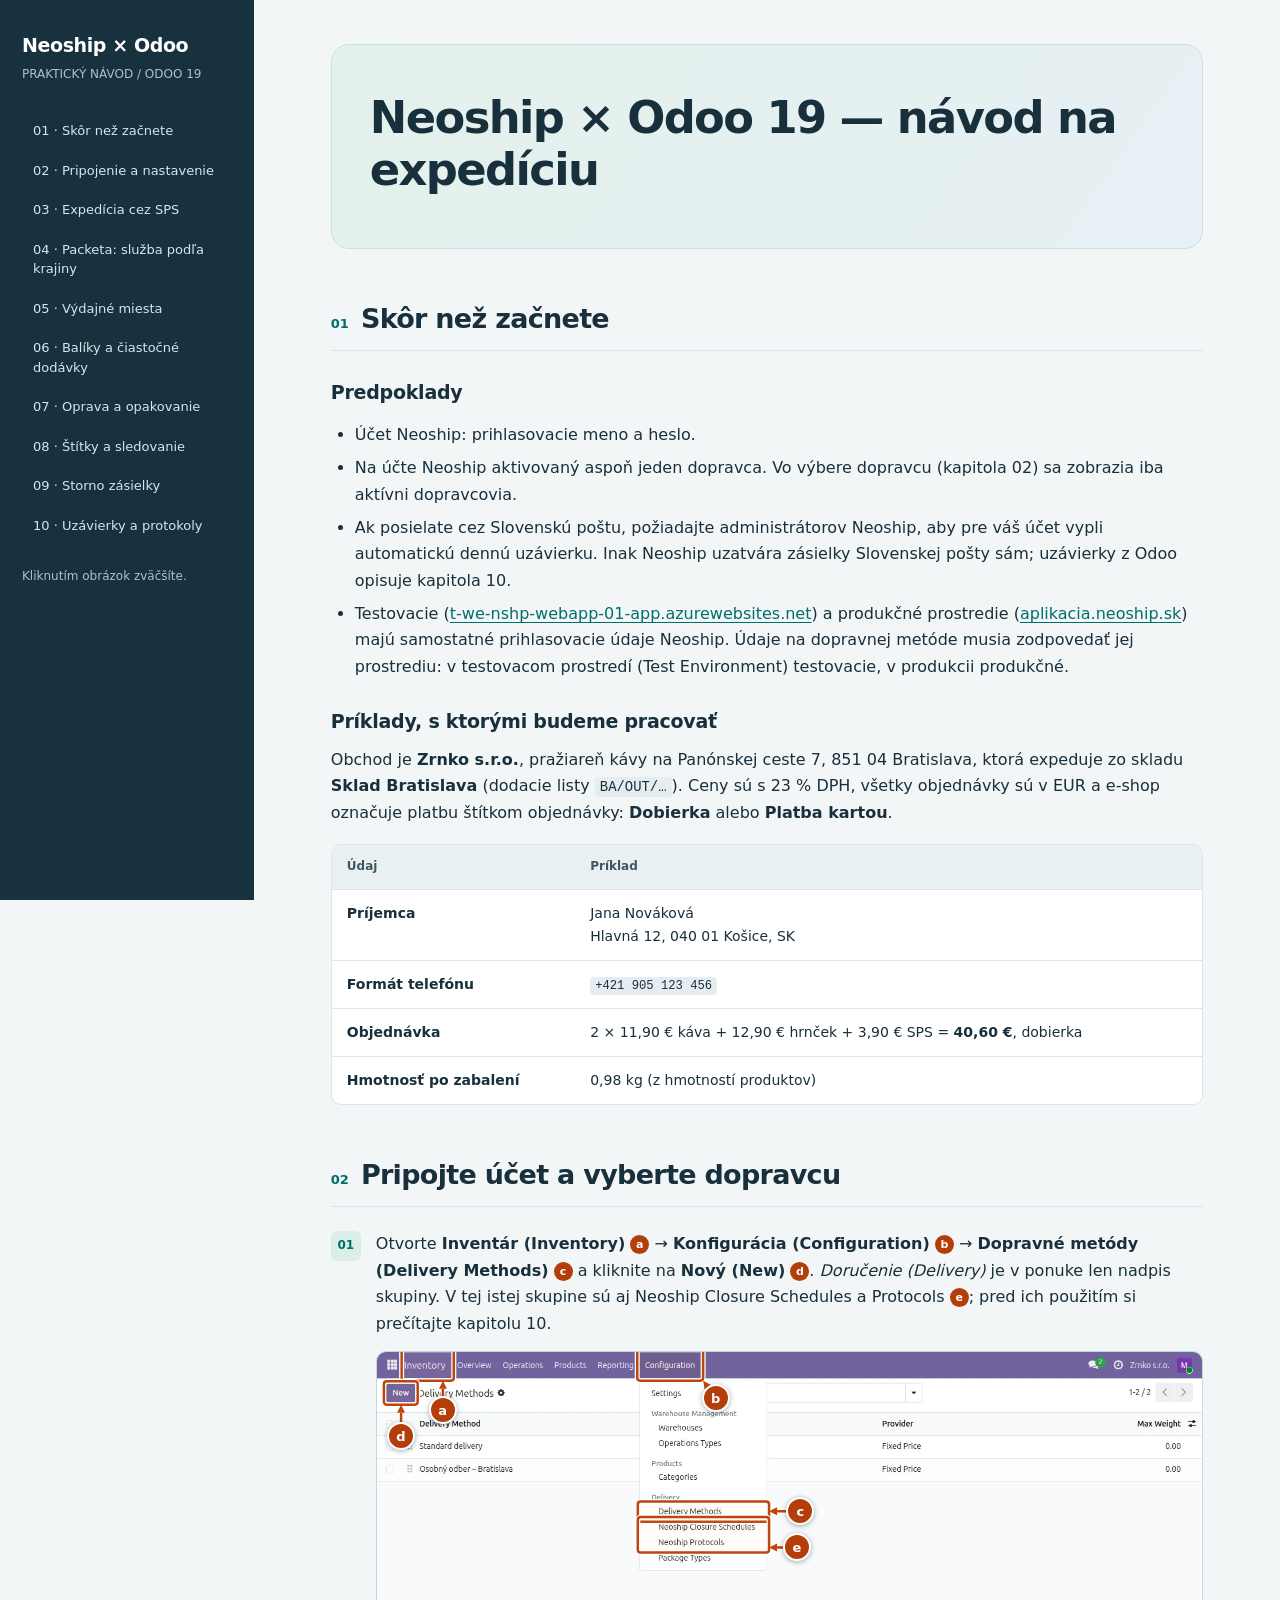
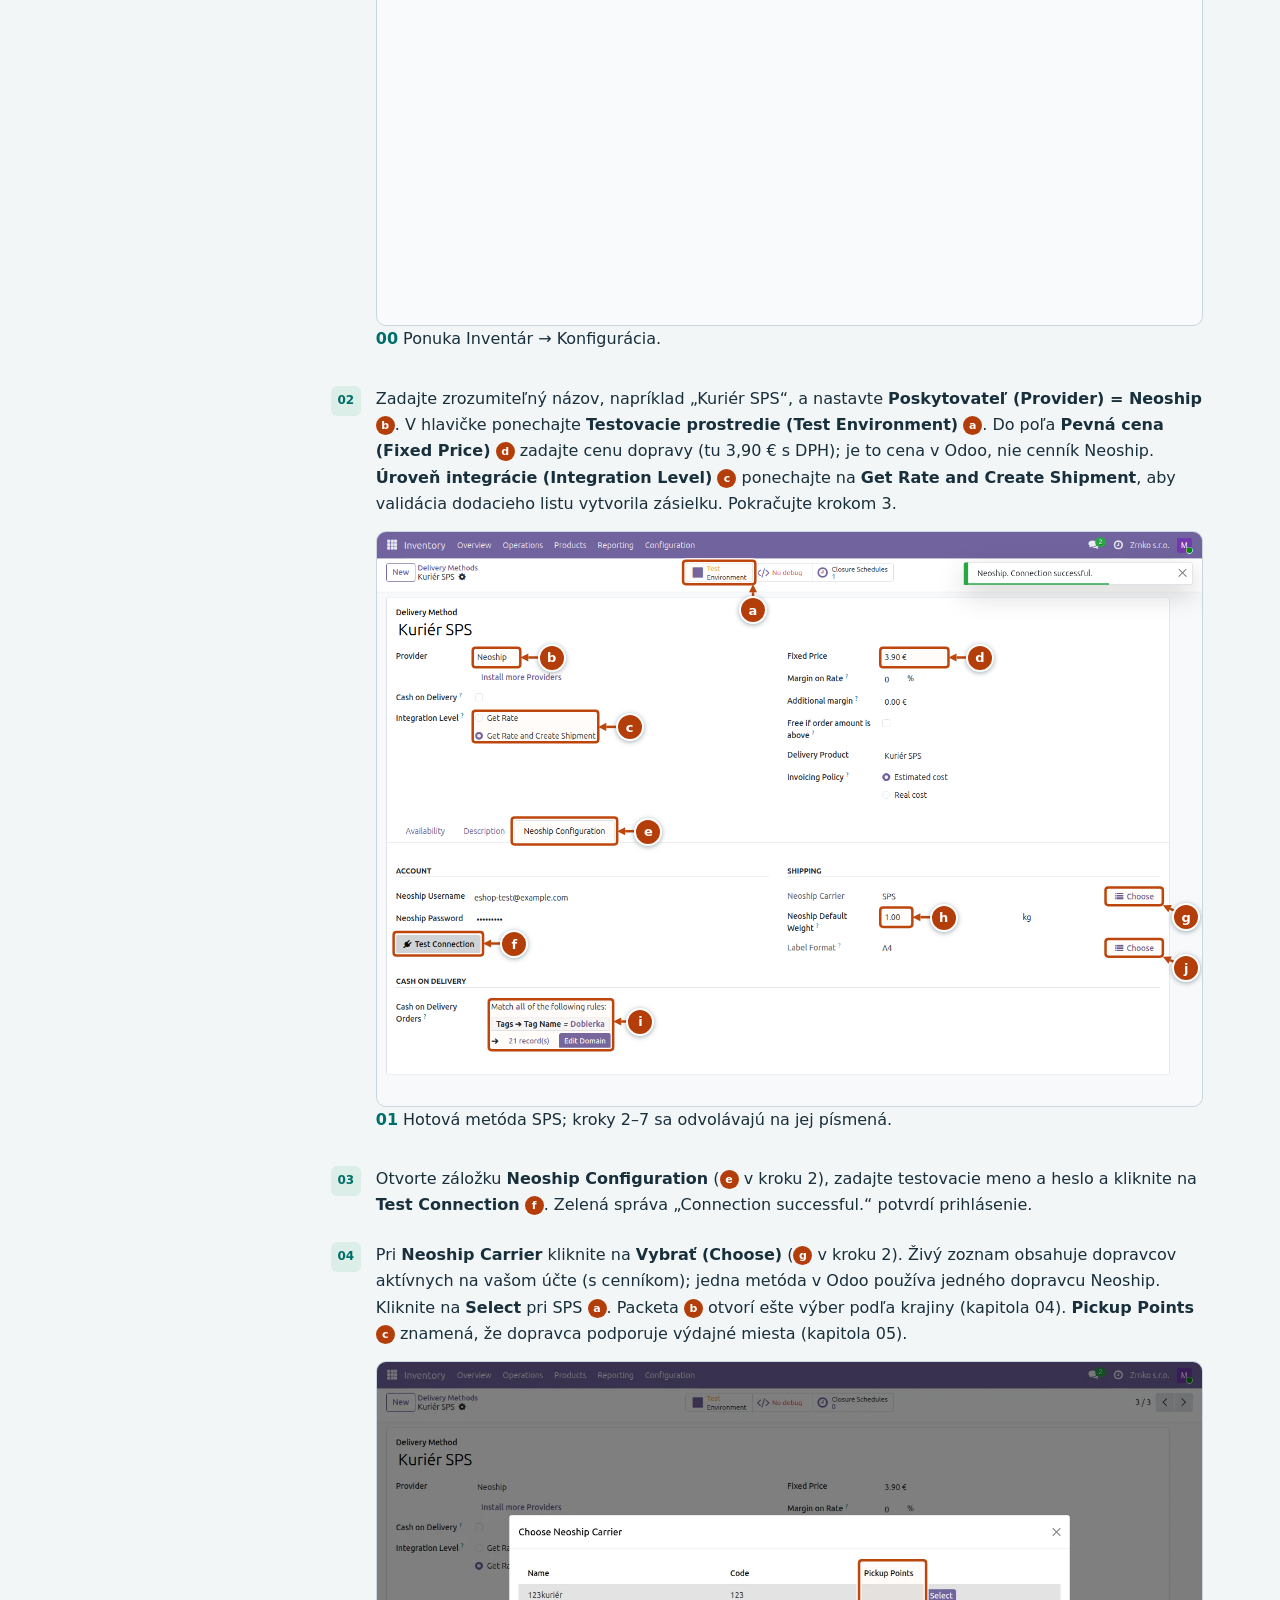
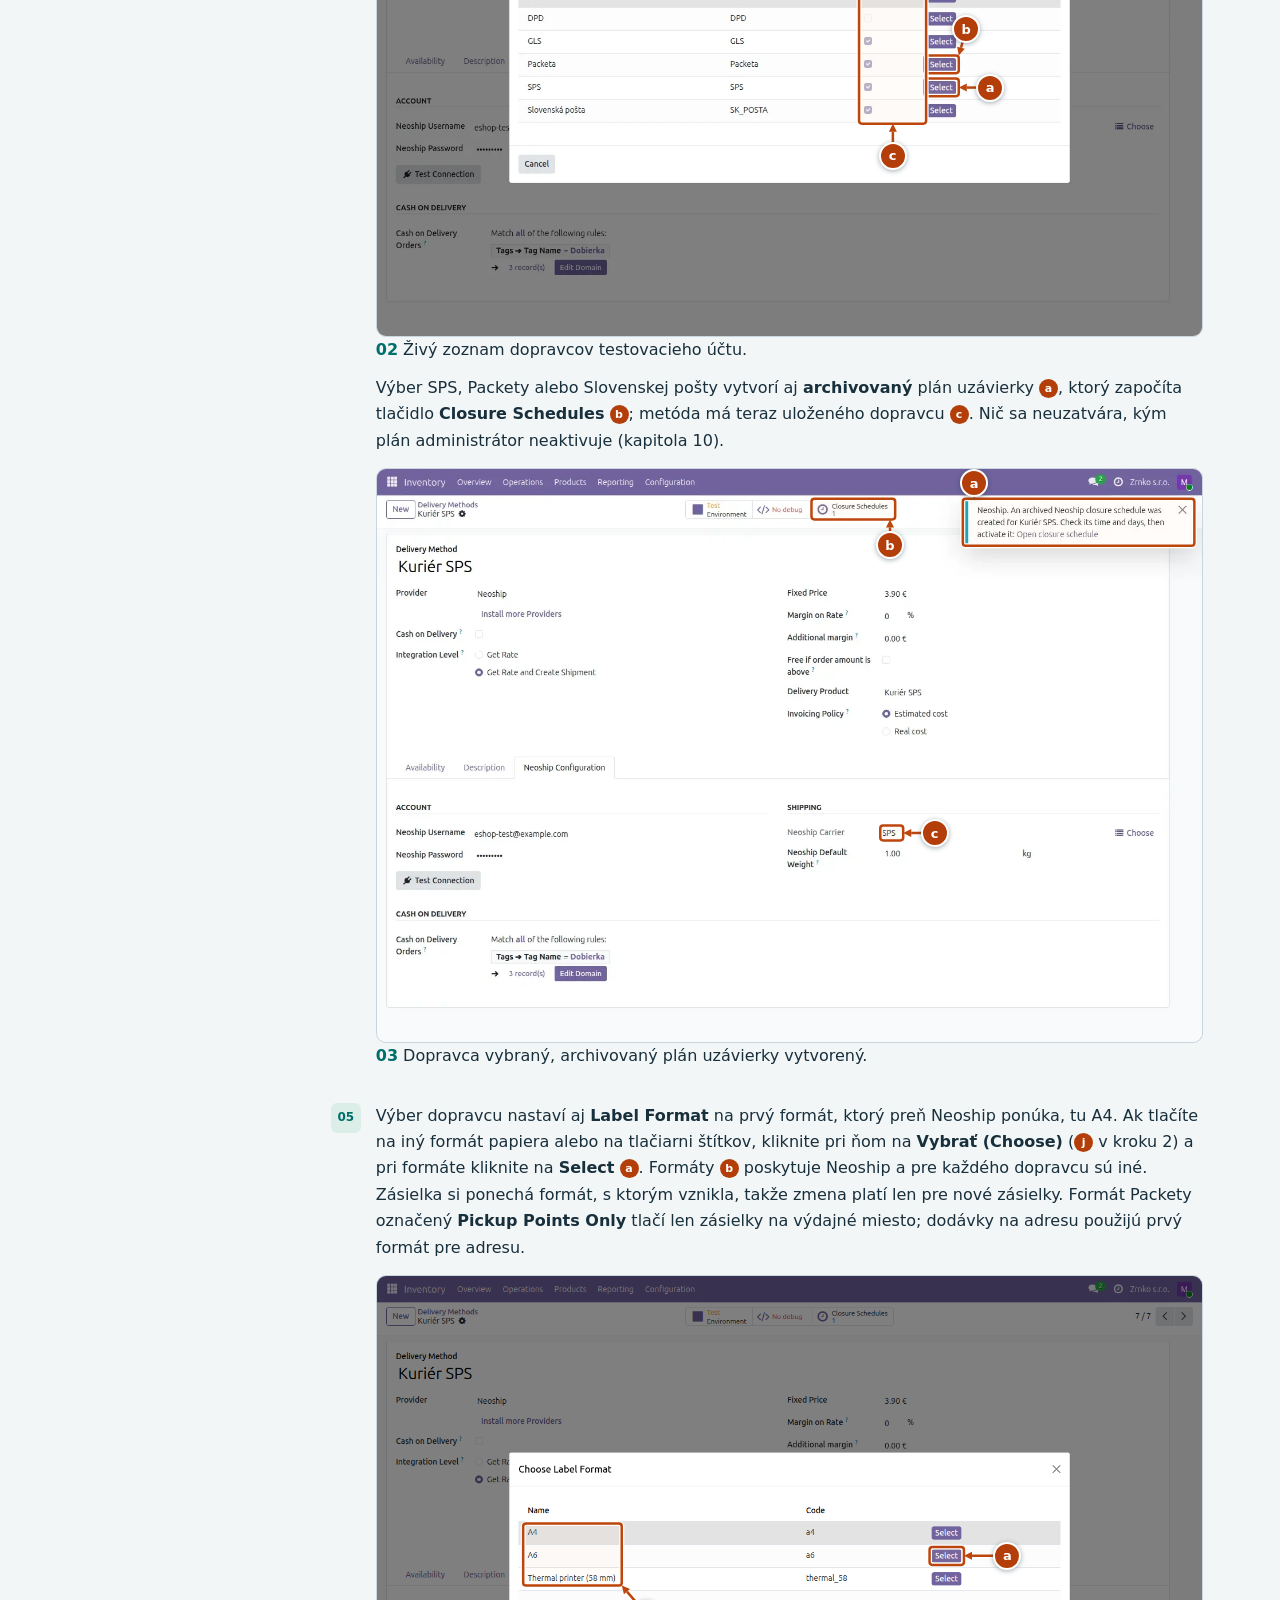
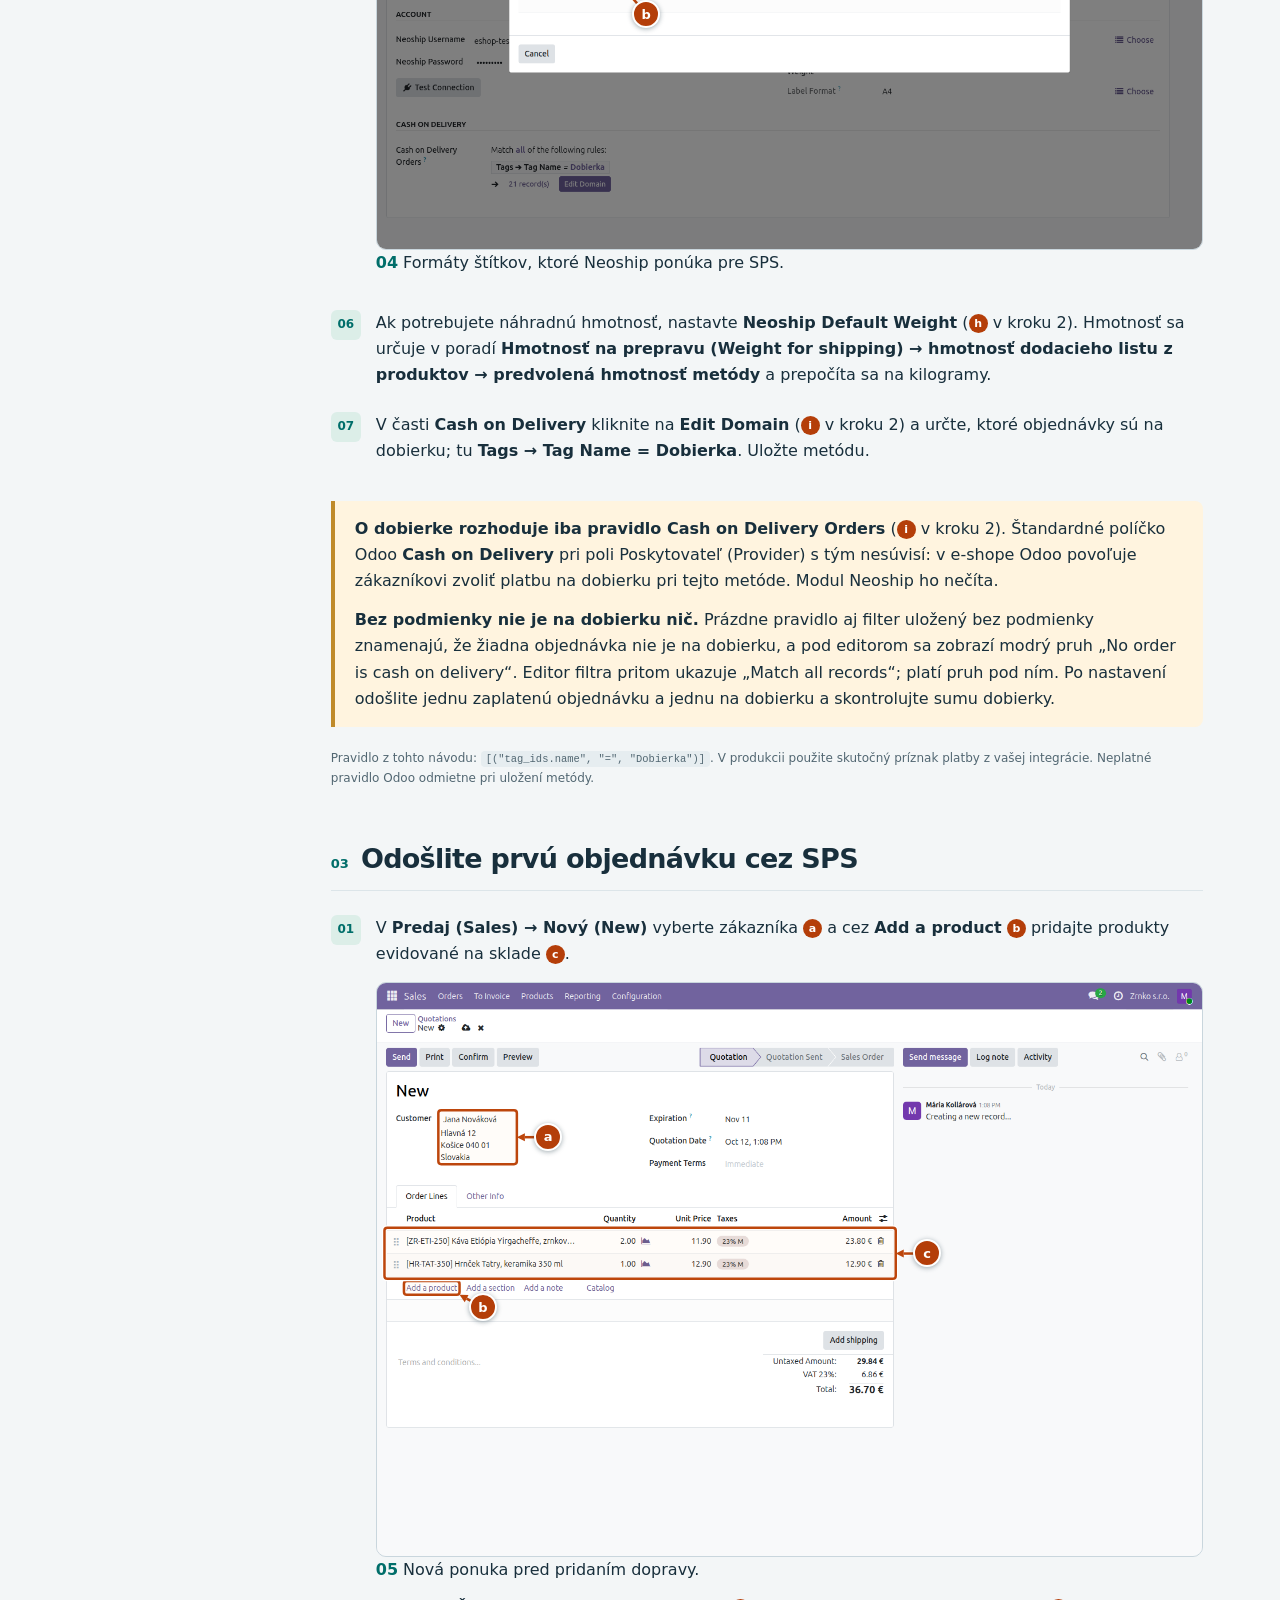
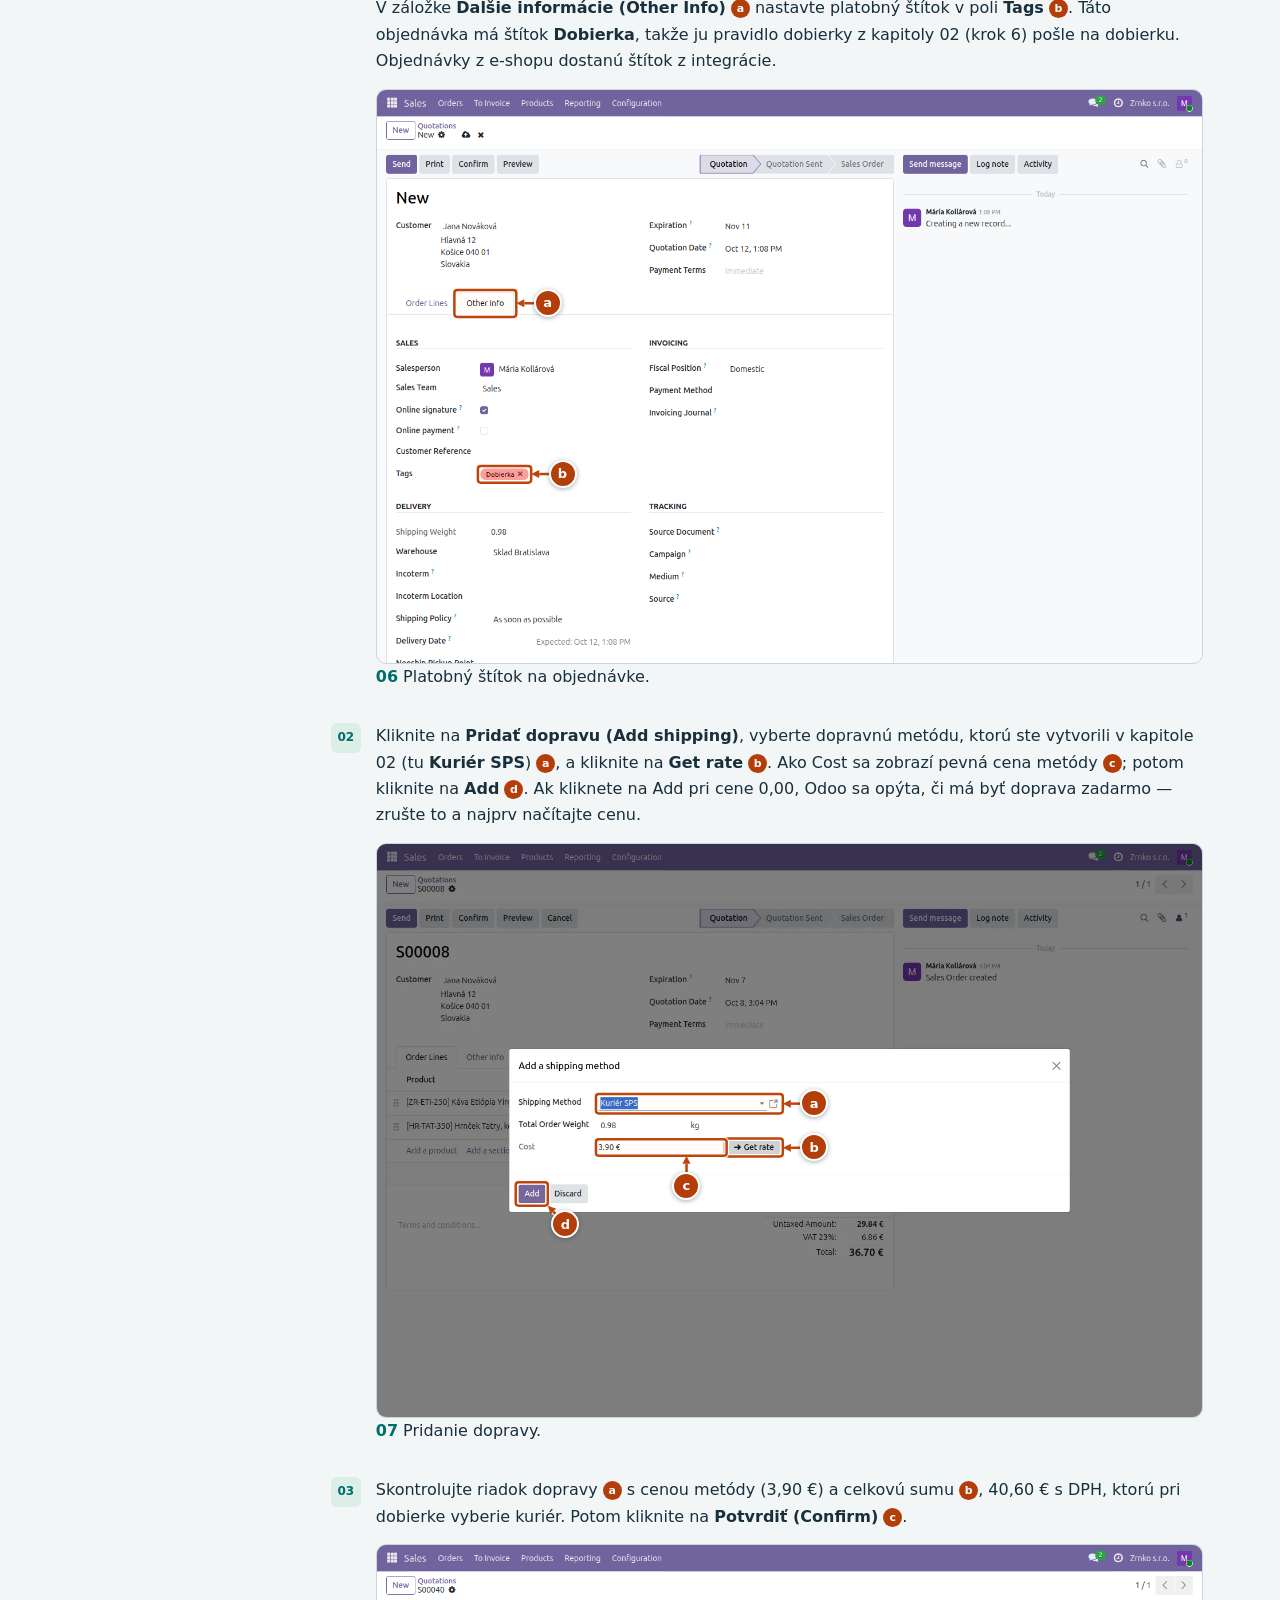
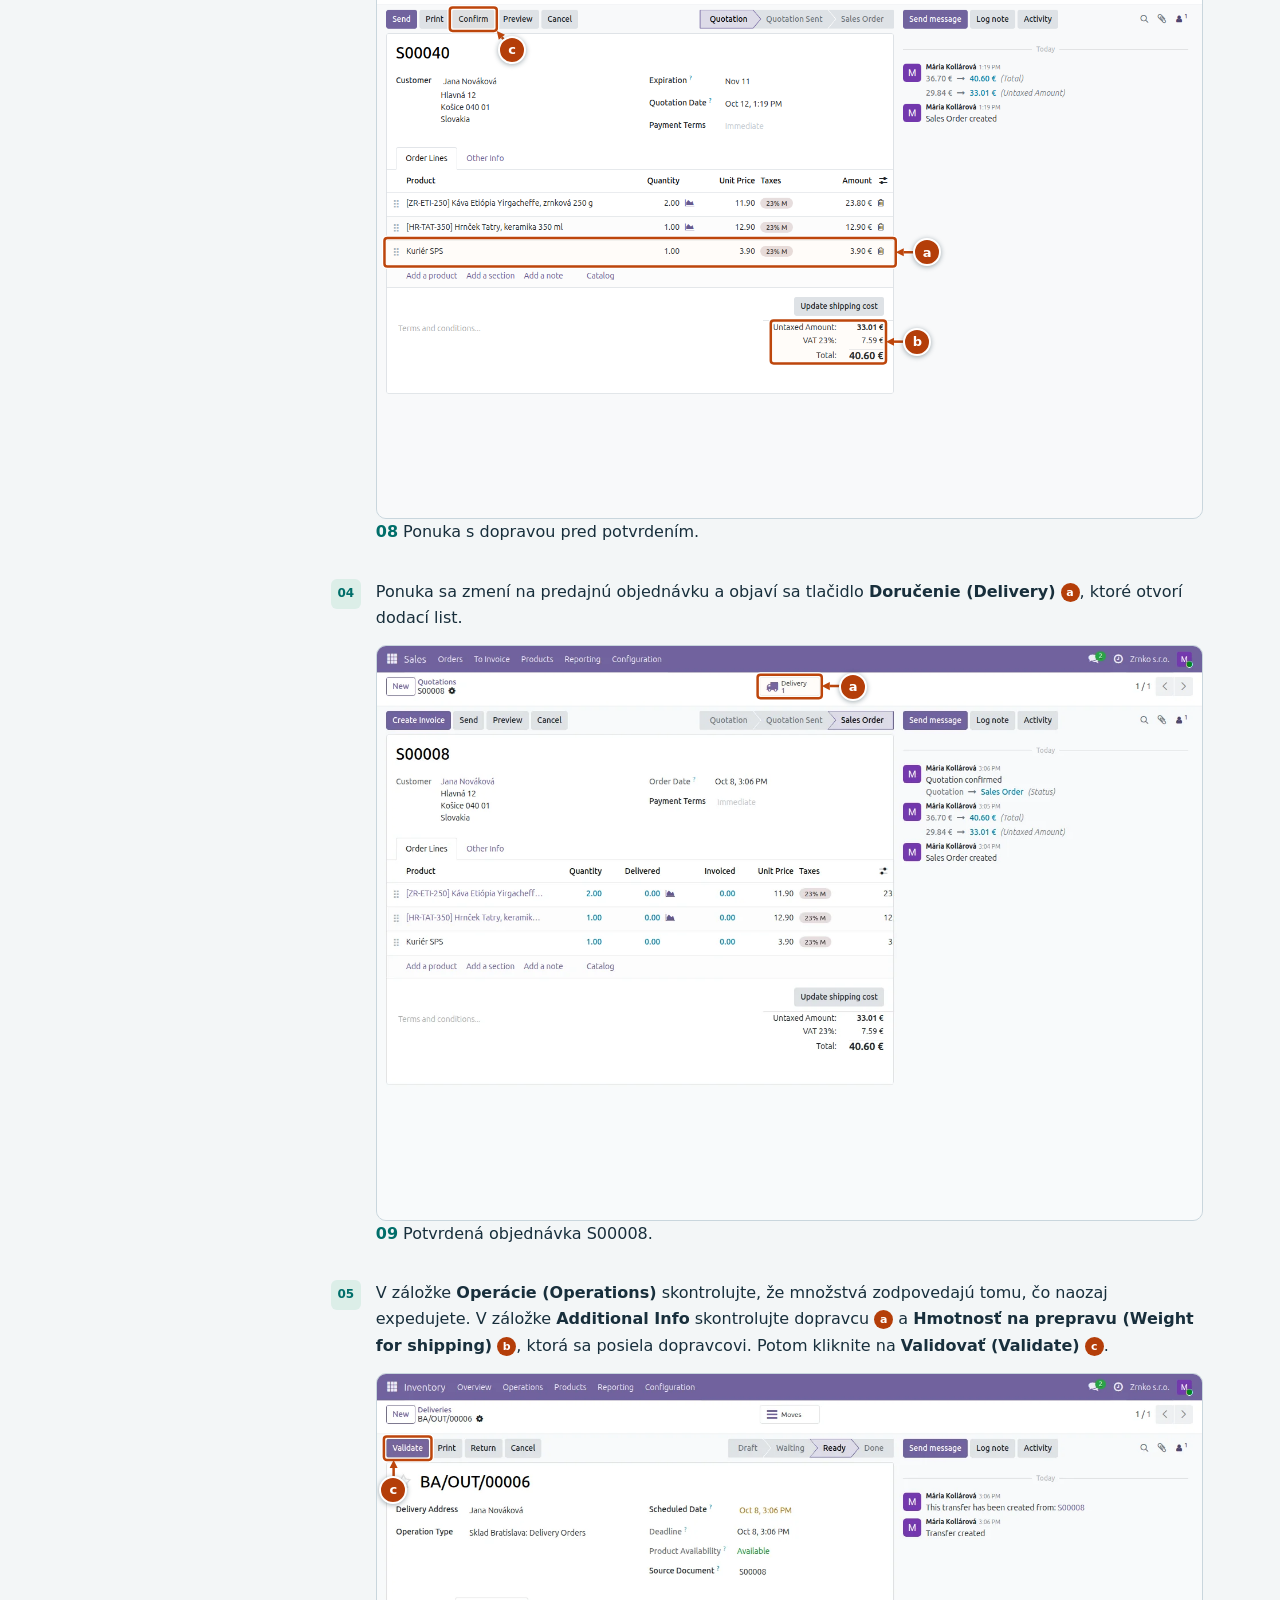
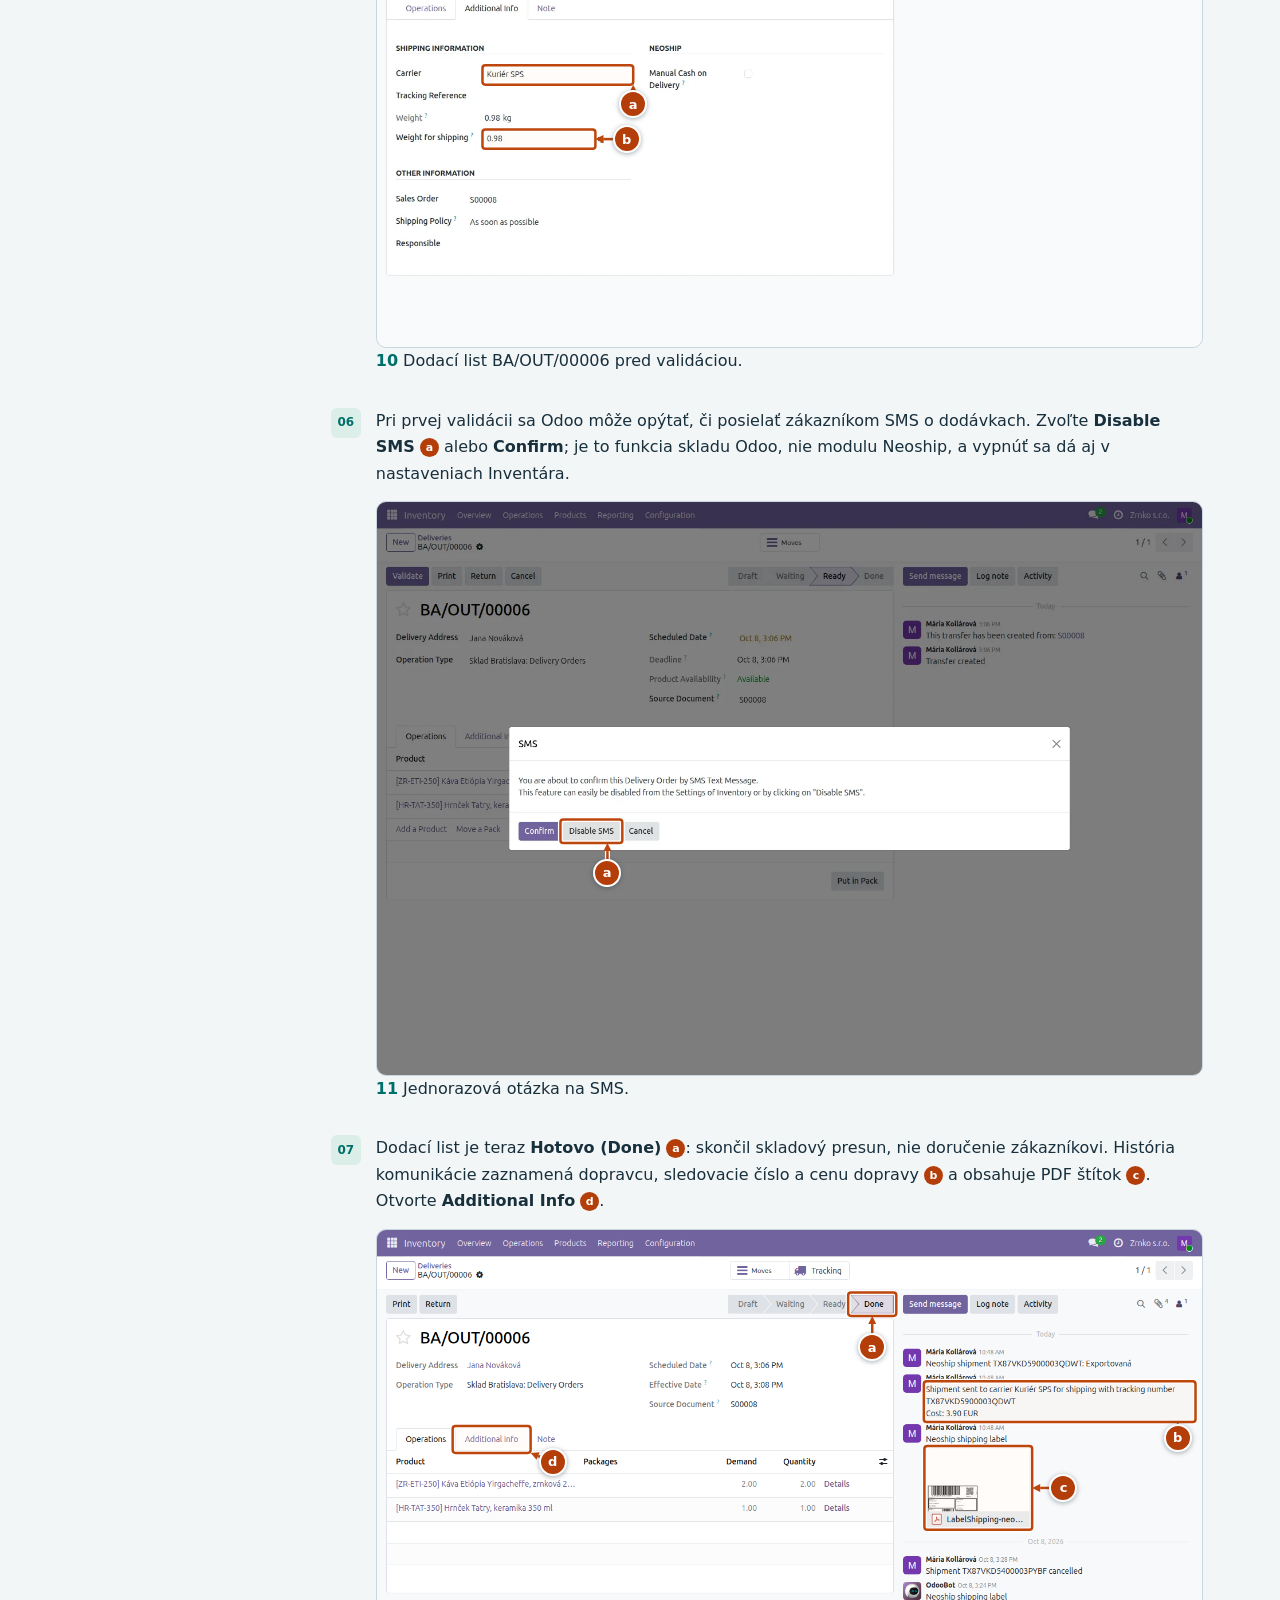
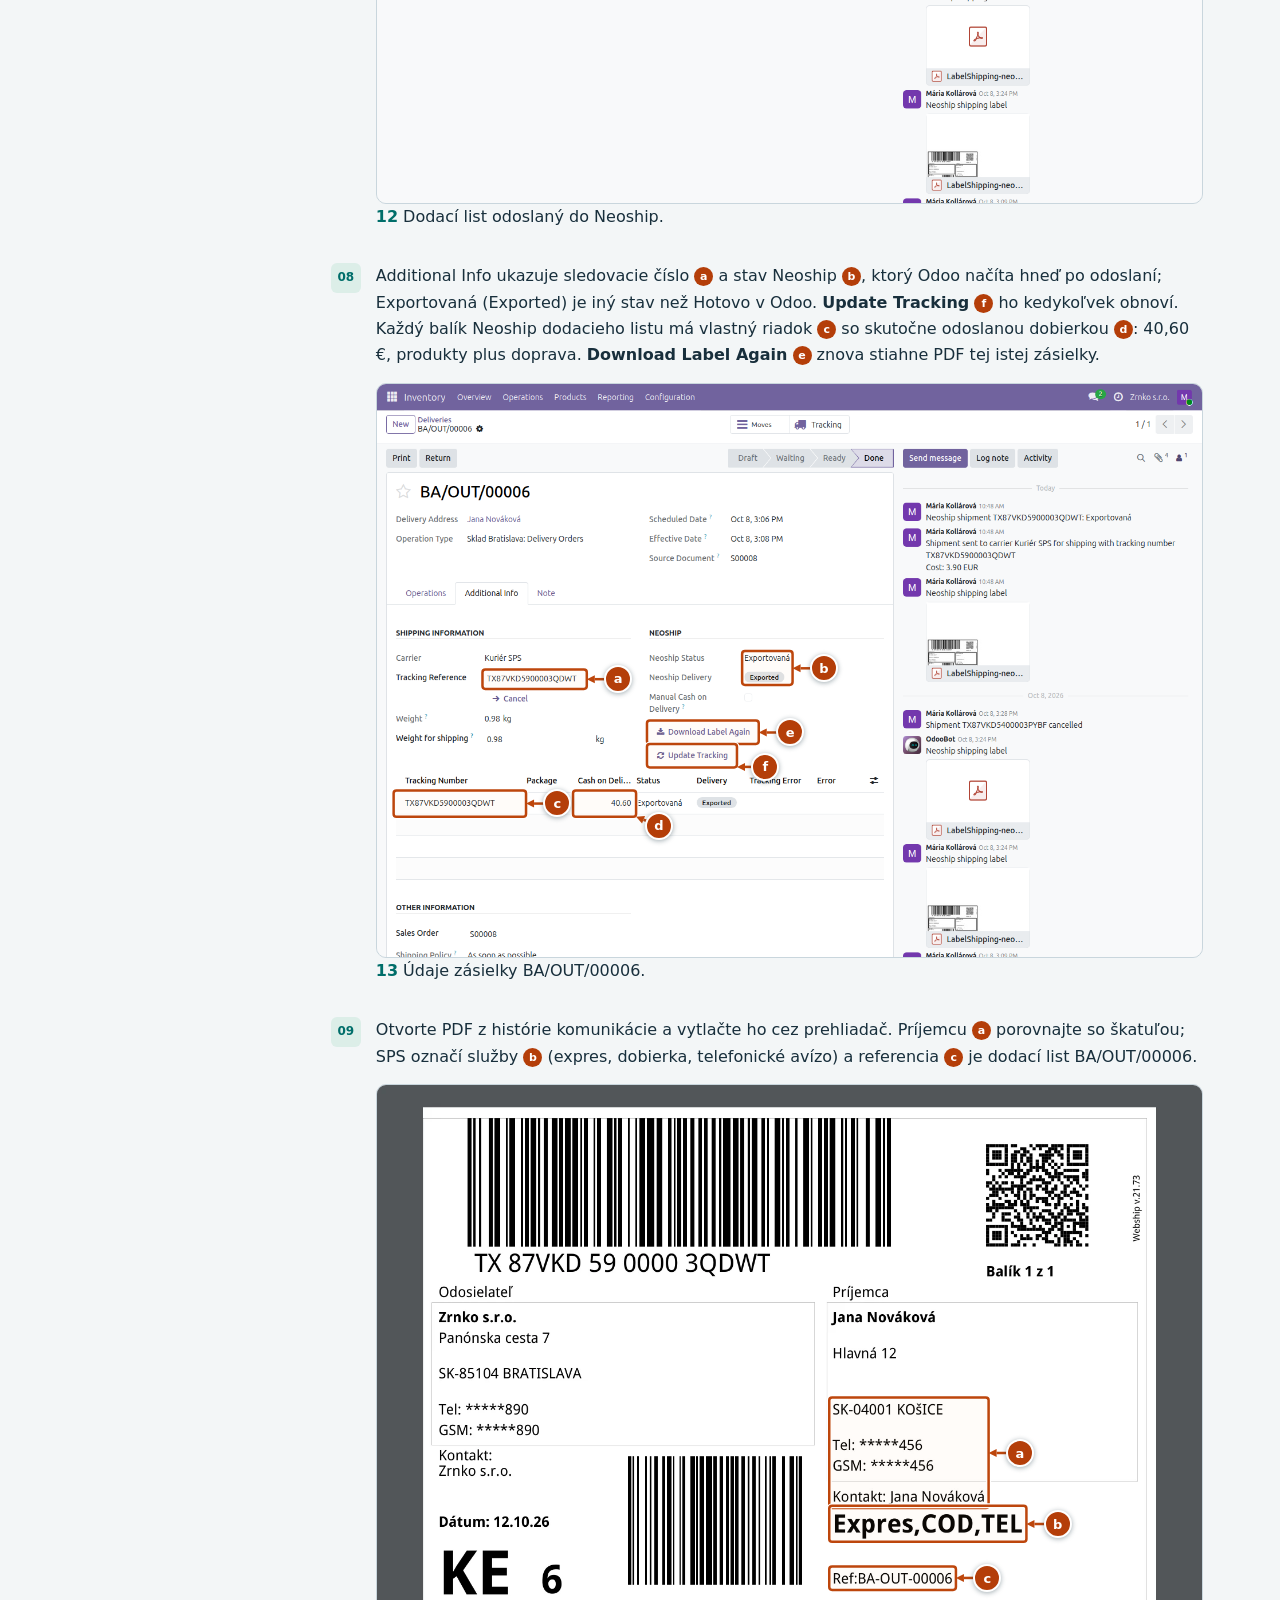
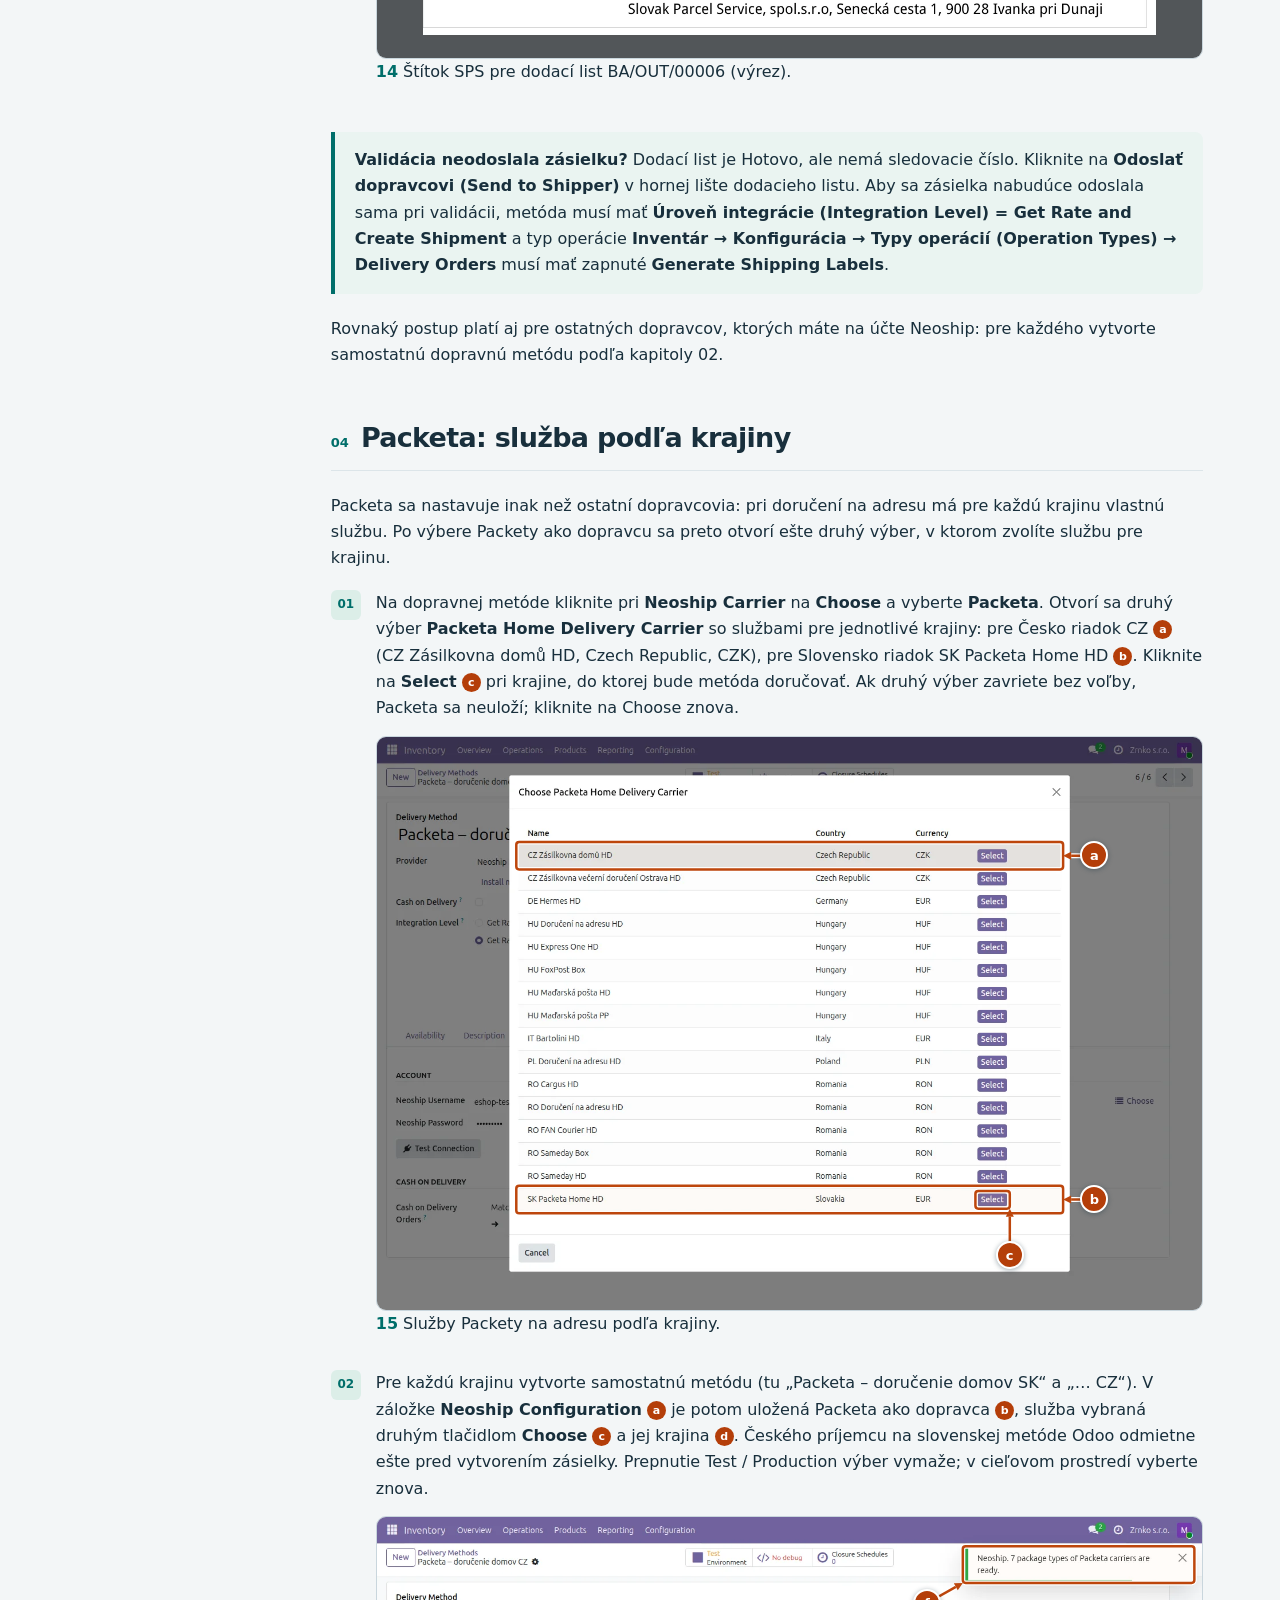
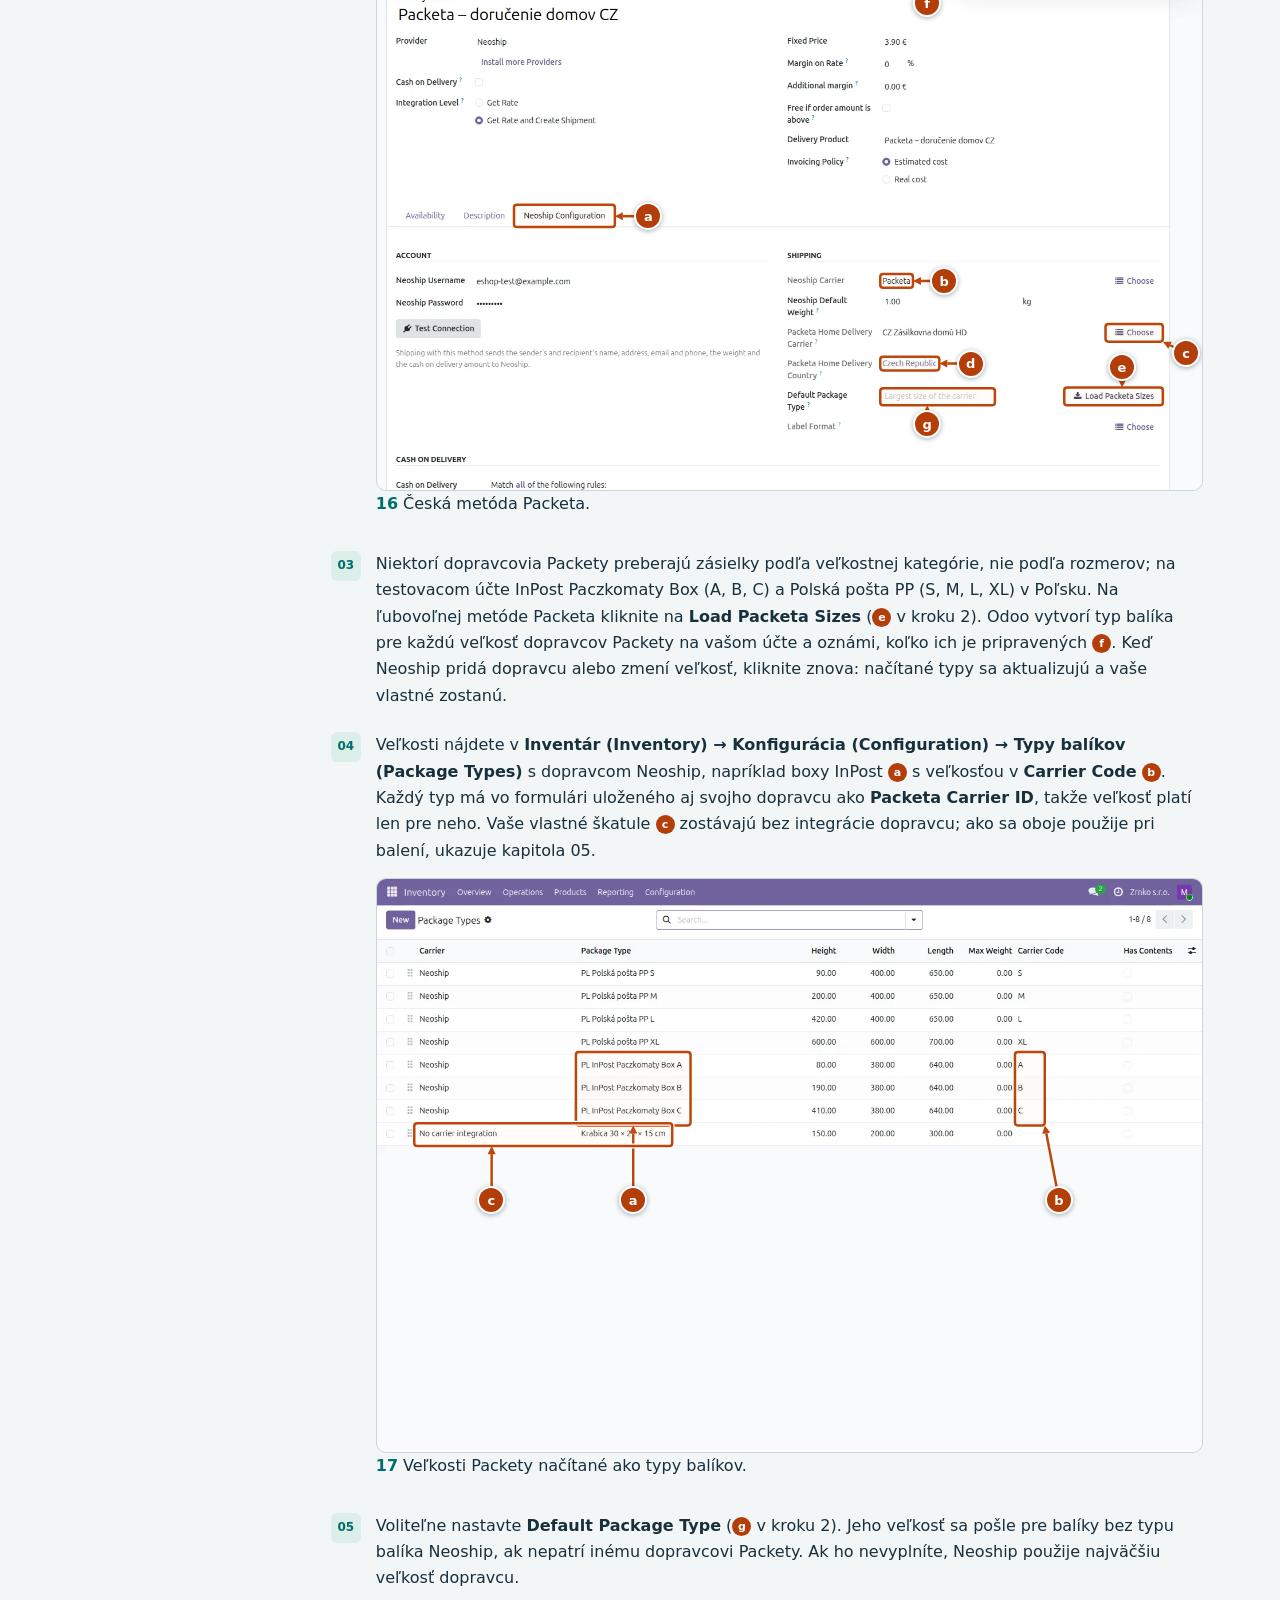
<file: docs/tutorial-sk.html>
<!doctype html>
<html lang="sk">
<head>
  <meta charset="utf-8">
  <meta name="viewport" content="width=device-width, initial-scale=1">
  <meta name="description" content="Obrázkový návod na expedíciu cez Neoship v Odoo 19: nastavenie, SPS a ďalší dopravcovia, Packeta na adresu aj výdajné miesto, dobierka, viac balíkov, štítky, sledovanie, storno a uzávierky.">
  <title>Neoship × Odoo 19 — Návod na expedíciu</title>
  <link rel="alternate" hreflang="en" href="tutorial.html">
  <link rel="stylesheet" href="tutorial-assets/guide.css">
  <script src="tutorial-assets/screenshot-guides.js" defer></script>
  <script src="tutorial-assets/guide.js" defer></script>
</head>
<body>
<a class="skip" href="#content">Preskočiť na návod</a>
<aside class="rail" aria-label="Navigácia v návode">
  <div class="brand">Neoship × Odoo</div>
  <p>PRAKTICKÝ NÁVOD / ODOO 19</p>
  <nav aria-label="Kapitoly">
    <a href="#before-you-start">01 · Skôr než začnete</a>
    <a href="#setup">02 · Pripojenie a nastavenie</a>
    <a href="#first-shipment">03 · Expedícia cez SPS</a>
    <a href="#packeta">04 · Packeta: služba podľa krajiny</a>
    <a href="#pickup-point">05 · Výdajné miesta</a>
    <a href="#packages-cod">06 · Balíky a čiastočné dodávky</a>
    <a href="#errors">07 · Oprava a opakovanie</a>
    <a href="#tracking">08 · Štítky a sledovanie</a>
    <a href="#cancellation">09 · Storno zásielky</a>
    <a href="#closures">10 · Uzávierky a protokoly</a>
  </nav>
  <p class="note">Kliknutím obrázok zväčšíte.</p>
</aside>
<div class="progress" aria-hidden="true"></div>
<main id="content">
  <header class="hero">
    <h1>Neoship × Odoo 19 — návod na expedíciu</h1>
  </header>

  <section id="before-you-start">
    <div class="section-head"><span class="number">01</span><h2>Skôr než začnete</h2></div>
    <h3>Predpoklady</h3>
    <ul>
      <li>Účet Neoship: prihlasovacie meno a heslo.</li>
      <li>Na účte Neoship aktivovaný aspoň jeden dopravca. Vo výbere dopravcu (kapitola 02) sa zobrazia iba aktívni dopravcovia.</li>
      <li>Ak posielate cez Slovenskú poštu, požiadajte administrátorov Neoship, aby pre váš účet vypli automatickú dennú uzávierku. Inak Neoship uzatvára zásielky Slovenskej pošty sám; uzávierky z Odoo opisuje kapitola 10.</li>
      <li>Testovacie (<a href="https://t-we-nshp-webapp-01-app.azurewebsites.net/">t-we-nshp-webapp-01-app.azurewebsites.net</a>) a produkčné prostredie (<a href="https://aplikacia.neoship.sk/">aplikacia.neoship.sk</a>) majú samostatné prihlasovacie údaje Neoship. Údaje na dopravnej metóde musia zodpovedať jej prostrediu: v testovacom prostredí (Test Environment) testovacie, v produkcii produkčné.</li>
    </ul>
    <h3>Príklady, s ktorými budeme pracovať</h3>
    <p>Obchod je <strong>Zrnko s.r.o.</strong>, pražiareň kávy na Panónskej ceste 7, 851 04 Bratislava, ktorá expeduje zo skladu <strong>Sklad Bratislava</strong> (dodacie listy <code>BA/OUT/…</code>). Ceny sú s 23 % DPH, všetky objednávky sú v EUR a e-shop označuje platbu štítkom objednávky: <strong>Dobierka</strong> alebo <strong>Platba kartou</strong>.</p>
    <div class="table-wrap"><table>
      <thead><tr><th scope="col">Údaj</th><th scope="col">Príklad</th></tr></thead>
      <tbody>
        <tr><th scope="row">Príjemca</th><td>Jana Nováková<br>Hlavná 12, 040 01 Košice, SK</td></tr>
        <tr><th scope="row">Formát telefónu</th><td><code>+421 905 123 456</code></td></tr>
        <tr><th scope="row">Objednávka</th><td>2 × 11,90 € káva + 12,90 € hrnček + 3,90 € SPS = <strong>40,60 €</strong>, dobierka</td></tr>
        <tr><th scope="row">Hmotnosť po zabalení</th><td>0,98 kg (z hmotností produktov)</td></tr>
      </tbody>
    </table></div>
  </section>

  <section id="setup">
    <div class="section-head"><span class="number">02</span><h2>Pripojte účet a vyberte dopravcu</h2></div>
    <ol class="steps">
      <li>Otvorte <strong>Inventár (Inventory)</strong> <span class="ref">a</span> → <strong>Konfigurácia (Configuration)</strong> <span class="ref">b</span> → <strong>Dopravné metódy (Delivery Methods)</strong> <span class="ref">c</span> a kliknite na <strong>Nový (New)</strong> <span class="ref">d</span>. <em>Doručenie (Delivery)</em> je v ponuke len nadpis skupiny. V tej istej skupine sú aj Neoship Closure Schedules a Protocols <span class="ref">e</span>; pred ich použitím si prečítajte kapitolu 10.
        <figure><button class="shot" type="button" aria-label="Zväčšiť cestu cez konfiguráciu Inventára"><img src="tutorial-assets/35-settings-menu.webp" width="1440" height="1000" alt="Aplikácia Inventár s otvorenou Konfiguráciou: skupina Delivery s Delivery Methods, Neoship Closure Schedules, Neoship Protocols a Package Types nad zoznamom dopravných metód s tlačidlom New" loading="lazy"></button><figcaption><span class="fig-no">00</span>Ponuka Inventár → Konfigurácia.</figcaption></figure></li>
      <li>Zadajte zrozumiteľný názov, napríklad „Kuriér SPS“, a nastavte <strong>Poskytovateľ (Provider) = Neoship</strong> <span class="ref">b</span>. V hlavičke ponechajte <strong>Testovacie prostredie (Test Environment)</strong> <span class="ref">a</span>. Do poľa <strong>Pevná cena (Fixed Price)</strong> <span class="ref">d</span> zadajte cenu dopravy (tu 3,90 € s DPH); je to cena v Odoo, nie cenník Neoship. <strong>Úroveň integrácie (Integration Level)</strong> <span class="ref">c</span> ponechajte na <strong>Get Rate and Create Shipment</strong>, aby validácia dodacieho listu vytvorila zásielku. Pokračujte krokom 3.
        <figure><button class="shot" type="button" aria-label="Zväčšiť nastavenie metódy SPS"><img src="tutorial-assets/31-sps-configuration.webp" width="1440" height="1000" alt="Metóda Kuriér SPS v testovacom prostredí, poskytovateľ Neoship, pevná cena 3,90 EUR, zakryté prihlasovacie meno, dopravca SPS, náhradná hmotnosť 1 kg, formát štítkov A4, pravidlo dobierky na štítok Dobierka a potvrdenie úspešného spojenia" loading="lazy"></button><figcaption><span class="fig-no">01</span>Hotová metóda SPS; kroky 2–7 sa odvolávajú na jej písmená.</figcaption></figure></li>
      <li>Otvorte záložku <strong>Neoship Configuration</strong> (<span class="ref">e</span> v kroku 2), zadajte testovacie meno a heslo a kliknite na <strong>Test Connection</strong> <span class="ref">f</span>. Zelená správa „Connection successful.“ potvrdí prihlásenie.</li>
      <li>Pri <strong>Neoship Carrier</strong> kliknite na <strong>Vybrať (Choose)</strong> (<span class="ref">g</span> v kroku 2). Živý zoznam obsahuje dopravcov aktívnych na vašom účte (s cenníkom); jedna metóda v Odoo používa jedného dopravcu Neoship. Kliknite na <strong>Select</strong> pri SPS <span class="ref">a</span>. Packeta <span class="ref">b</span> otvorí ešte výber podľa krajiny (kapitola 04). <strong>Pickup Points</strong> <span class="ref">c</span> znamená, že dopravca podporuje výdajné miesta (kapitola 05).
        <figure><button class="shot" type="button" aria-label="Zväčšiť výber dopravcu"><img src="tutorial-assets/04-carriers.webp" width="1440" height="1000" alt="Okno Choose Neoship Carrier so zoznamom 123kuriér, DPD, GLS, Packeta, SPS a Slovenská pošta s kódmi, podporou výdajných miest a tlačidlami Select" loading="lazy"></button><figcaption><span class="fig-no">02</span>Živý zoznam dopravcov testovacieho účtu.</figcaption></figure>
        <p>Výber SPS, Packety alebo Slovenskej pošty vytvorí aj <strong>archivovaný</strong> plán uzávierky <span class="ref">a</span>, ktorý započíta tlačidlo <strong>Closure Schedules</strong> <span class="ref">b</span>; metóda má teraz uloženého dopravcu <span class="ref">c</span>. Nič sa neuzatvára, kým plán administrátor neaktivuje (kapitola 10).</p>
        <figure><button class="shot" type="button" aria-label="Zväčšiť upozornenie na plán uzávierky"><img src="tutorial-assets/37-closure-notice.webp" width="1440" height="1000" alt="Metóda Kuriér SPS po výbere SPS s upozornením, že vznikol archivovaný plán uzávierky Neoship, a odkazom na jeho otvorenie" loading="lazy"></button><figcaption><span class="fig-no">03</span>Dopravca vybraný, archivovaný plán uzávierky vytvorený.</figcaption></figure></li>
      <li>Výber dopravcu nastaví aj <strong>Label Format</strong> na prvý formát, ktorý preň Neoship ponúka, tu A4. Ak tlačíte na iný formát papiera alebo na tlačiarni štítkov, kliknite pri ňom na <strong>Vybrať (Choose)</strong> (<span class="ref">j</span> v kroku 2) a pri formáte kliknite na <strong>Select</strong> <span class="ref">a</span>. Formáty <span class="ref">b</span> poskytuje Neoship a pre každého dopravcu sú iné. Zásielka si ponechá formát, s ktorým vznikla, takže zmena platí len pre nové zásielky. Formát Packety označený <strong>Pickup Points Only</strong> tlačí len zásielky na výdajné miesto; dodávky na adresu použijú prvý formát pre adresu.
        <figure><button class="shot" type="button" aria-label="Zväčšiť výber formátu štítkov"><img src="tutorial-assets/50-label-format.webp" width="1440" height="1000" alt="Okno Choose Label Format pre Kuriér SPS so zoznamom A4, A6 a Thermal printer (58 mm), ich kódmi a tlačidlami Select" loading="lazy"></button><figcaption><span class="fig-no">04</span>Formáty štítkov, ktoré Neoship ponúka pre SPS.</figcaption></figure></li>
      <li>Ak potrebujete náhradnú hmotnosť, nastavte <strong>Neoship Default Weight</strong> (<span class="ref">h</span> v kroku 2). Hmotnosť sa určuje v poradí <strong>Hmotnosť na prepravu (Weight for shipping) → hmotnosť dodacieho listu z produktov → predvolená hmotnosť metódy</strong> a prepočíta sa na kilogramy.</li>
      <li>V časti <strong>Cash on Delivery</strong> kliknite na <strong>Edit Domain</strong> (<span class="ref">i</span> v kroku 2) a určte, ktoré objednávky sú na dobierku; tu <strong>Tags → Tag Name = Dobierka</strong>. Uložte metódu.</li>
    </ol>
    <div class="callout warn"><p><strong>O dobierke rozhoduje iba pravidlo Cash on Delivery Orders</strong> (<span class="ref">i</span> v kroku 2). Štandardné políčko Odoo <strong>Cash on Delivery</strong> pri poli Poskytovateľ (Provider) s tým nesúvisí: v e-shope Odoo povoľuje zákazníkovi zvoliť platbu na dobierku pri tejto metóde. Modul Neoship ho nečíta.</p><p><strong>Bez podmienky nie je na dobierku nič.</strong> Prázdne pravidlo aj filter uložený bez podmienky znamenajú, že žiadna objednávka nie je na dobierku, a pod editorom sa zobrazí modrý pruh „No order is cash on delivery“. Editor filtra pritom ukazuje „Match all records“; platí pruh pod ním. Po nastavení odošlite jednu zaplatenú objednávku a jednu na dobierku a skontrolujte sumu dobierky.</p></div>
    <p class="evidence">Pravidlo z tohto návodu: <code>[("tag_ids.name", "=", "Dobierka")]</code>. V produkcii použite skutočný príznak platby z vašej integrácie. Neplatné pravidlo Odoo odmietne pri uložení metódy.</p>
  </section>

  <section id="first-shipment">
    <div class="section-head"><span class="number">03</span><h2>Odošlite prvú objednávku cez SPS</h2></div>
    <ol class="steps">
      <li>V <strong>Predaj (Sales) → Nový (New)</strong> vyberte zákazníka <span class="ref">a</span> a cez <strong>Add a product</strong> <span class="ref">b</span> pridajte produkty evidované na sklade <span class="ref">c</span>.
        <figure><button class="shot" type="button" aria-label="Zväčšiť novú objednávku"><img src="tutorial-assets/47-new-order.webp" width="1440" height="1000" alt="Nová ponuka pre Janu Novákovú z Košíc s riadkami 2 × Káva Etiópia a 1 × Hrnček Tatry, odkaz Add a product a tlačidlo Add shipping" loading="lazy"></button><figcaption><span class="fig-no">05</span>Nová ponuka pred pridaním dopravy.</figcaption></figure>
        <p>V záložke <strong>Ďalšie informácie (Other Info)</strong> <span class="ref">a</span> nastavte platobný štítok v poli <strong>Tags</strong> <span class="ref">b</span>. Táto objednávka má štítok <strong>Dobierka</strong>, takže ju pravidlo dobierky z kapitoly 02 (krok 6) pošle na dobierku. Objednávky z e-shopu dostanú štítok z integrácie.</p>
        <figure><button class="shot" type="button" aria-label="Zväčšiť platobný štítok objednávky"><img src="tutorial-assets/48-order-tag.webp" width="1440" height="1000" alt="Záložka Other Info novej ponuky so štítkom Dobierka v poli Tags" loading="lazy"></button><figcaption><span class="fig-no">06</span>Platobný štítok na objednávke.</figcaption></figure></li>
      <li>Kliknite na <strong>Pridať dopravu (Add shipping)</strong>, vyberte dopravnú metódu, ktorú ste vytvorili v kapitole 02 (tu <strong>Kuriér SPS</strong>) <span class="ref">a</span>, a kliknite na <strong>Get rate</strong> <span class="ref">b</span>. Ako Cost sa zobrazí pevná cena metódy <span class="ref">c</span>; potom kliknite na <strong>Add</strong> <span class="ref">d</span>. Ak kliknete na Add pri cene 0,00, Odoo sa opýta, či má byť doprava zadarmo — zrušte to a najprv načítajte cenu.
        <figure><button class="shot" type="button" aria-label="Zväčšiť okno pridania dopravy"><img src="tutorial-assets/06-shipping-wizard.webp" width="1440" height="1000" alt="Okno Add a shipping method s vybranou metódou Kuriér SPS, hmotnosťou 0,98 kg, cenou 3,90 EUR po Get rate a tlačidlom Add" loading="lazy"></button><figcaption><span class="fig-no">07</span>Pridanie dopravy.</figcaption></figure></li>
      <li>Skontrolujte riadok dopravy <span class="ref">a</span> s cenou metódy (3,90 €) a celkovú sumu <span class="ref">b</span>, 40,60 € s DPH, ktorú pri dobierke vyberie kuriér. Potom kliknite na <strong>Potvrdiť (Confirm)</strong> <span class="ref">c</span>.
        <figure><button class="shot" type="button" aria-label="Zväčšiť ponuku pred potvrdením"><img src="tutorial-assets/49-order-confirm.webp" width="1440" height="1000" alt="Ponuka pre Janu Novákovú s kávou, hrnčekom a riadkom Kuriér SPS za 3,90 EUR, celková suma 40,60 EUR a tlačidlo Confirm" loading="lazy"></button><figcaption><span class="fig-no">08</span>Ponuka s dopravou pred potvrdením.</figcaption></figure></li>
      <li>Ponuka sa zmení na predajnú objednávku a objaví sa tlačidlo <strong>Doručenie (Delivery)</strong> <span class="ref">a</span>, ktoré otvorí dodací list.
        <figure><button class="shot" type="button" aria-label="Zväčšiť potvrdenú objednávku"><img src="tutorial-assets/06-order.webp" width="1440" height="1000" alt="Potvrdená objednávka S00008 pre Janu Novákovú z Košíc s dvoma balíčkami kávy, hrnčekom, riadkom Kuriér SPS a sumou 40,60 EUR" loading="lazy"></button><figcaption><span class="fig-no">09</span>Potvrdená objednávka S00008.</figcaption></figure></li>
      <li>V záložke <strong>Operácie (Operations)</strong> skontrolujte, že množstvá zodpovedajú tomu, čo naozaj expedujete. V záložke <strong>Additional Info</strong> skontrolujte dopravcu <span class="ref">a</span> a <strong>Hmotnosť na prepravu (Weight for shipping)</strong> <span class="ref">b</span>, ktorá sa posiela dopravcovi. Potom kliknite na <strong>Validovať (Validate)</strong> <span class="ref">c</span>.
        <figure><button class="shot" type="button" aria-label="Zväčšiť pripravený dodací list"><img src="tutorial-assets/07-ready.webp" width="1440" height="1000" alt="Dodací list BA/OUT/00006 v stave Ready, záložka Additional Info s dopravcom Kuriér SPS a hmotnosťou na prepravu 0,98 kg" loading="lazy"></button><figcaption><span class="fig-no">10</span>Dodací list BA/OUT/00006 pred validáciou.</figcaption></figure></li>
      <li>Pri prvej validácii sa Odoo môže opýtať, či posielať zákazníkom SMS o dodávkach. Zvoľte <strong>Disable SMS</strong> <span class="ref">a</span> alebo <strong>Confirm</strong>; je to funkcia skladu Odoo, nie modulu Neoship, a vypnúť sa dá aj v nastaveniach Inventára.
        <figure><button class="shot" type="button" aria-label="Zväčšiť otázku na SMS"><img src="tutorial-assets/38-sms-prompt.webp" width="1440" height="1000" alt="Okno Odoo SMS s otázkou na potvrdenie dodacieho listu SMS správou a tlačidlami Confirm, Disable SMS a Cancel" loading="lazy"></button><figcaption><span class="fig-no">11</span>Jednorazová otázka na SMS.</figcaption></figure></li>
      <li>Dodací list je teraz <strong>Hotovo (Done)</strong> <span class="ref">a</span>: skončil skladový presun, nie doručenie zákazníkovi. História komunikácie zaznamená dopravcu, sledovacie číslo a cenu dopravy <span class="ref">b</span> a obsahuje PDF štítok <span class="ref">c</span>. Otvorte <strong>Additional Info</strong> <span class="ref">d</span>.
        <figure><button class="shot" type="button" aria-label="Zväčšiť odoslaný dodací list SPS"><img src="tutorial-assets/09-sps-created.webp" width="1440" height="1000" alt="Dokončený dodací list BA/OUT/00006 so záznamom o zásielke TX87VKD5900003QDWT a PDF štítkom Neoship v histórii komunikácie" loading="lazy"></button><figcaption><span class="fig-no">12</span>Dodací list odoslaný do Neoship.</figcaption></figure></li>
      <li>Additional Info ukazuje sledovacie číslo <span class="ref">a</span> a stav Neoship <span class="ref">b</span>, ktorý Odoo načíta hneď po odoslaní; Exportovaná (Exported) je iný stav než Hotovo v Odoo. <strong>Update Tracking</strong> <span class="ref">f</span> ho kedykoľvek obnoví. Každý balík Neoship dodacieho listu má vlastný riadok <span class="ref">c</span> so skutočne odoslanou dobierkou <span class="ref">d</span>: 40,60 €, produkty plus doprava. <strong>Download Label Again</strong> <span class="ref">e</span> znova stiahne PDF tej istej zásielky.
        <figure><button class="shot" type="button" aria-label="Zväčšiť údaje zásielky SPS"><img src="tutorial-assets/10-tracking.webp" width="1440" height="1000" alt="Additional Info so sledovacím číslom TX87VKD5900003QDWT, stavom Neoship Exportovaná, skupinou Exported, tlačidlami Download Label Again a Update Tracking a riadkom balíka na celú šírku s dobierkou 40.60" loading="lazy"></button><figcaption><span class="fig-no">13</span>Údaje zásielky BA/OUT/00006.</figcaption></figure></li>
      <li>Otvorte PDF z histórie komunikácie a vytlačte ho cez prehliadač. Príjemcu <span class="ref">a</span> porovnajte so škatuľou; SPS označí služby <span class="ref">b</span> (expres, dobierka, telefonické avízo) a referencia <span class="ref">c</span> je dodací list BA/OUT/00006.
        <figure><button class="shot" type="button" aria-label="Zväčšiť PDF štítok SPS"><img src="tutorial-assets/11-sps-label.webp" width="1440" height="1000" alt="Skutočný testovací štítok SPS pre Janu Novákovú, Košice, odosielateľ Zrnko s.r.o., služby Expres, COD, TEL a referencia BA-OUT-00006" loading="lazy"></button><figcaption><span class="fig-no">14</span>Štítok SPS pre dodací list BA/OUT/00006 (výrez).</figcaption></figure></li>
    </ol>
    <div class="callout"><p><strong>Validácia neodoslala zásielku?</strong> Dodací list je Hotovo, ale nemá sledovacie číslo. Kliknite na <strong>Odoslať dopravcovi (Send to Shipper)</strong> v hornej lište dodacieho listu. Aby sa zásielka nabudúce odoslala sama pri validácii, metóda musí mať <strong>Úroveň integrácie (Integration Level) = Get Rate and Create Shipment</strong> a typ operácie <strong>Inventár → Konfigurácia → Typy operácií (Operation Types) → Delivery Orders</strong> musí mať zapnuté <strong>Generate Shipping Labels</strong>.</p></div>
    <p>Rovnaký postup platí aj pre ostatných dopravcov, ktorých máte na účte Neoship: pre každého vytvorte samostatnú dopravnú metódu podľa kapitoly 02.</p>
  </section>

  <section id="packeta">
    <div class="section-head"><span class="number">04</span><h2>Packeta: služba podľa krajiny</h2></div>
    <p>Packeta sa nastavuje inak než ostatní dopravcovia: pri doručení na adresu má pre každú krajinu vlastnú službu. Po výbere Packety ako dopravcu sa preto otvorí ešte druhý výber, v ktorom zvolíte službu pre krajinu.</p>
    <ol class="steps">
      <li>Na dopravnej metóde kliknite pri <strong>Neoship Carrier</strong> na <strong>Choose</strong> a vyberte <strong>Packeta</strong>. Otvorí sa druhý výber <strong>Packeta Home Delivery Carrier</strong> so službami pre jednotlivé krajiny: pre Česko riadok CZ <span class="ref">a</span> (CZ Zásilkovna domů HD, Czech Republic, CZK), pre Slovensko riadok SK Packeta Home HD <span class="ref">b</span>. Kliknite na <strong>Select</strong> <span class="ref">c</span> pri krajine, do ktorej bude metóda doručovať. Ak druhý výber zavriete bez voľby, Packeta sa neuloží; kliknite na Choose znova.
        <figure><button class="shot" type="button" aria-label="Zväčšiť výber služby Packety"><img src="tutorial-assets/15-packeta-country-picker.webp" width="1440" height="1000" alt="Okno Choose Packeta Home Delivery Carrier so 16 službami podľa krajiny a meny vrátane CZ Zásilkovna domů HD a SK Packeta Home HD" loading="lazy"></button><figcaption><span class="fig-no">15</span>Služby Packety na adresu podľa krajiny.</figcaption></figure></li>
      <li>Pre každú krajinu vytvorte samostatnú metódu (tu „Packeta – doručenie domov SK“ a „… CZ“). V záložke <strong>Neoship Configuration</strong> <span class="ref">a</span> je potom uložená Packeta ako dopravca <span class="ref">b</span>, služba vybraná druhým tlačidlom <strong>Choose</strong> <span class="ref">c</span> a jej krajina <span class="ref">d</span>. Českého príjemcu na slovenskej metóde Odoo odmietne ešte pred vytvorením zásielky. Prepnutie Test / Production výber vymaže; v cieľovom prostredí vyberte znova.
        <figure><button class="shot" type="button" aria-label="Zväčšiť českú metódu Packeta"><img src="tutorial-assets/14-packeta-cz-config.webp" width="1440" height="1000" alt="Metóda Packeta – doručenie domov CZ s dopravcom Packeta, službou CZ Zásilkovna domů HD, krajinou Czech Republic, prázdnym Default Package Type s tlačidlom Load Packeta Sizes a hlásením, že je pripravených 7 typov balíkov" loading="lazy"></button><figcaption><span class="fig-no">16</span>Česká metóda Packeta.</figcaption></figure></li>
      <li>Niektorí dopravcovia Packety preberajú zásielky podľa veľkostnej kategórie, nie podľa rozmerov; na testovacom účte InPost Paczkomaty Box (A, B, C) a Polská pošta PP (S, M, L, XL) v Poľsku. Na ľubovoľnej metóde Packeta kliknite na <strong>Load Packeta Sizes</strong> (<span class="ref">e</span> v kroku 2). Odoo vytvorí typ balíka pre každú veľkosť dopravcov Packety na vašom účte a oznámi, koľko ich je pripravených <span class="ref">f</span>. Keď Neoship pridá dopravcu alebo zmení veľkosť, kliknite znova: načítané typy sa aktualizujú a vaše vlastné zostanú.</li>
      <li>Veľkosti nájdete v <strong>Inventár (Inventory) → Konfigurácia (Configuration) → Typy balíkov (Package Types)</strong> s dopravcom Neoship, napríklad boxy InPost <span class="ref">a</span> s veľkosťou v <strong>Carrier Code</strong> <span class="ref">b</span>. Každý typ má vo formulári uloženého aj svojho dopravcu ako <strong>Packeta Carrier ID</strong>, takže veľkosť platí len pre neho. Vaše vlastné škatule <span class="ref">c</span> zostávajú bez integrácie dopravcu; ako sa oboje použije pri balení, ukazuje kapitola 05.
        <figure><button class="shot" type="button" aria-label="Zväčšiť načítané veľkosti Packety"><img src="tutorial-assets/51-package-types.webp" width="1440" height="1000" alt="Zoznam Package Types: sedem typov Neoship pre Polská pošta PP S až XL a InPost Paczkomaty Box A až C s ich Carrier Code a skladová škatuľa Krabica 30 × 20 × 15 cm bez integrácie dopravcu" loading="lazy"></button><figcaption><span class="fig-no">17</span>Veľkosti Packety načítané ako typy balíkov.</figcaption></figure></li>
      <li>Voliteľne nastavte <strong>Default Package Type</strong> (<span class="ref">g</span> v kroku 2). Jeho veľkosť sa pošle pre balíky bez typu balíka Neoship, ak nepatrí inému dopravcovi Packety. Ak ho nevyplníte, Neoship použije najväčšiu veľkosť dopravcu.</li>
    </ol>
  </section>

  <section id="pickup-point">
    <div class="section-head"><span class="number">05</span><h2>Doručenie na výdajné miesto</h2></div>
    <p>Zásielka môže ísť namiesto adresy zákazníka na výdajné miesto, napríklad do Z-BOXu. Podporujú to dopravcovia so zaškrtnutým stĺpcom <strong>Pickup Points</strong> v zozname dopravcov (kapitola 02, krok 4); na testovacom účte GLS, Packeta, SPS a Slovenská pošta.</p>
    <p><strong>ID výdajného miesta vypĺňa integrácia e-shopu.</strong> Je to štandardný identifikátor, ktorý pre svoje výdajné miesta používa každý dopravca (napríklad číslo Z-BOXu u Packety), takže ho e-shop pozná z výberu výdajného miesta v košíku. Ručne ho zadávate len pri testovaní alebo pri výnimočnej objednávke; tak to ukazujú kroky nižšie na príklade Packety.</p>
    <ol class="steps">
      <li>Nájdite výdajné miesto v zozname Neoship: <a href="https://aplikacia.neoship.sk/neoship/carriers/parcelshop/">aplikacia.neoship.sk/neoship/carriers/parcelshop/</a> (testovacie prostredie: <a href="https://t-we-nshp-webapp-01-app.azurewebsites.net/neoship/carriers/parcelshop/">t-we-nshp-webapp-01-app.azurewebsites.net/neoship/carriers/parcelshop/</a>). Identifikátor dopravcu je v <strong>externom ID</strong>; interné ID riadka nezadávajte. Pre Z-BOX Žilina, Nám. Andreja Hlinku 7B (OD Mirage) je to <code>19407</code> (interné ID 40283).</li>
      <li>Na objednávke otvorte <strong>Ďalšie informácie (Other Info)</strong> <span class="ref">a</span> a externé ID zadajte do <strong>Neoship Pickup Point ID</strong> <span class="ref">b</span>. Kým je pole prázdne, zásielka ide na adresu zákazníka. Pri vlastných miestach Packety, ako je tento Z-BOX, zostáva <strong>Neoship Pickup Point Carrier ID</strong> <span class="ref">c</span> 0.
        <figure><button class="shot" type="button" aria-label="Zväčšiť pole výdajného miesta na objednávke"><img src="tutorial-assets/36-pickup-point-field.webp" width="1440" height="1000" alt="Objednávka S00006, záložka Other Info so štítkom Dobierka, Neoship Pickup Point ID 19407 a Neoship Pickup Point Carrier ID 0 na konci skupiny Delivery" loading="lazy"></button><figcaption><span class="fig-no">18</span>Objednávka S00006 s výdajným miestom.</figcaption></figure></li>
      <li>Na objednávke musí byť dopravná metóda dopravcu, ktorý výdajné miesta podporuje; v príklade „Packeta – doručenie domov SK“. Objednávku potvrďte a dodací list validujte ako v kapitole 03. Kam zásielka pôjde, určuje len ID výdajného miesta, takže adresu zákazníka neprepisujte a pri Packete nezáleží na tom, pre ktorú krajinu je metóda nastavená.</li>
      <li>Na štítku je cieľom výdajné miesto <span class="ref">a</span>, smerovanie obsahuje ID 19407 <span class="ref">b</span> a dobierku <span class="ref">c</span> 94,50 € vyberie výdajné miesto (sledovacie číslo <code>Z2765212406</code>).
        <figure><button class="shot" type="button" aria-label="Zväčšiť štítok Packety na výdajné miesto"><img src="tutorial-assets/26-packeta-pickup-label.webp" width="1440" height="1000" alt="Štítok Packety pre Luciu Vargovú na Z-BOX Žilina, Nám. Andreja Hlinku 7B, smerovanie V19407 a COD" loading="lazy"></button><figcaption><span class="fig-no">19</span>Štítok Packety pre Z-BOX Žilina.</figcaption></figure></li>
    </ol>
    <h3>Výdajné miesta partnerských dopravcov</h3>
    <p>Cez Packetu idú zásielky aj na výdajné miesta a boxy partnerských dopravcov, napríklad InPost Paczkomaty v Poľsku alebo Sameday v Bulharsku a Rumunsku. Ich ID sú kódy partnera a jeden kód môže patriť dvom miestam: <code>20376</code> je výdajné miesto Packety v Litvínove (CZ) aj Sameday Box v Sofii (BG). Objednávka preto nesie aj ID partnerského dopravcu v Packete.</p>
    <ol class="steps">
      <li>Integrácia e-shopu vyplní <strong>Neoship Pickup Point ID</strong> aj <strong>Neoship Pickup Point Carrier ID</strong> podľa výberu zákazníka vo widgete Packety. V príklade si Anna Kowalska z Krakova vybrala box InPost <code>KRA130M</code> na Pawia 11, dopravca <code>3060</code> (objednávka S00052, dodací list BA/OUT/00055). Bez ID dopravcu hľadá Neoship kód medzi vlastnými miestami Packety.</li>
      <li>So zapnutými <strong>Balíkmi (Packages)</strong> (kapitola 06, krok 1) kliknite na dodacom liste na <strong>Put in Pack</strong>. <strong>Package Type</strong> <span class="ref">a</span> ponúkne len veľkosti dopravcu Packety z dodacieho listu, tu InPost Box A, B a C <span class="ref">b</span>, a vaše vlastné škatule bez integrácie dopravcu <span class="ref">c</span>. Veľkosti Polskej pošty sú skryté.
        <figure><button class="shot" type="button" aria-label="Zväčšiť typy balíkov ponúknuté pre box InPost"><img src="tutorial-assets/52-put-in-pack.webp" width="1440" height="1000" alt="Okno Put in Pack na dodacom liste BA/OUT/00055 pre Annu Kowalsku s otvoreným Package Type: InPost Paczkomaty Box A, B, C a Krabica 30 × 20 × 15 cm" loading="lazy"></button><figcaption><span class="fig-no">20</span>Put in Pack na BA/OUT/00055 pre box InPost.</figcaption></figure></li>
      <li>Validujte dodací list. Balík s veľkosťou InPost pošle do Neoshipu túto veľkosť. Balík vo vlastnej škatuli alebo dodací list bez balíkov pošle veľkosť z Default Package Type metódy (kapitola 04), ak je to veľkosť InPost; inak Neoship použije najväčšiu veľkosť InPost. Balík s veľkosťou iného dopravcu Packety Odoo odmietne ešte pred odoslaním do Neoshipu.</li>
    </ol>
    <p class="evidence">Bez ID dopravcu určí dopravcu v Neoshipe výdajné miesto, preto Put in Pack ponúkne všetky veľkosti Packety a veľkosť skontroluje Neoship pri vytvorení zásielky.</p>
  </section>
  <section id="packages-cod">
    <div class="section-head"><span class="number">06</span><h2>Viac škatúľ a čiastočné dodávky</h2></div>
    <h3>Viac škatúľ v jednom dodacom liste</h3>
    <ol class="steps">
      <li>V <strong>Inventár (Inventory) → Konfigurácia (Configuration) → Nastavenia (Settings)</strong> zapnite <strong>Balíky (Packages)</strong>. Stačí to urobiť raz.</li>
      <li>Vytvorte a potvrďte objednávku s dopravou Neoship ako v kapitole 03 (kroky 1–4) a otvorte jej dodací list. Zatiaľ ho nevalidujte.</li>
      <li>V záložke <strong>Operácie (Operations)</strong> kliknite na riadku na <strong>Details</strong> <span class="ref">a</span> a nastavte <strong>Destination Package</strong>: napíšte nový názov, napr. „Krabica 1/2“, a vytvorte ho. Každá vonkajšia škatuľa <span class="ref">b</span> je jeden balík Neoship; škatuľa vložená v inej škatuli ďalší nepridá. Do škatúľ dajte buď všetky produkty, alebo žiadny: dodací list, kde je časť tovaru v škatuliach a časť voľne, Odoo odmietne. <strong>Packages</strong> <span class="ref">c</span> zobrazí škatule dodacieho listu.
        <figure><button class="shot" type="button" aria-label="Zväčšiť dodací list s dvoma škatuľami"><img src="tutorial-assets/39-two-boxes.webp" width="1440" height="1000" alt="Dodací list BA/OUT/00011 s mlynčekom v Krabica 1/2 a darčekovou sadou v Krabica 2/2, odkazy Details a tlačidlo Packages" loading="lazy"></button><figcaption><span class="fig-no">21</span>Dva produkty v dvoch škatuliach (objednávka S00012, SPS, zaplatené kartou).</figcaption></figure></li>
      <li>Validujte dodací list a vytlačte <strong>všetky</strong> štítky z PDF a na každú škatuľu nalepte jeden: balík 1 z 2 <span class="ref">a</span> a balík 2 z 2 <span class="ref">b</span>, každý s vlastným sledovacím číslom. Sledovacie číslo dodacieho listu obsahuje všetky čísla oddelené čiarkou.
        <figure><button class="shot" type="button" aria-label="Zväčšiť PDF SPS s dvoma štítkami"><img src="tutorial-assets/29-two-box-label.webp" width="1440" height="1000" alt="PDF SPS s dvoma štítkami pre Zuzanu Horváthovú, hore Balík 2 z 2 a dole Balík 1 z 2, každý s vlastným sledovacím číslom" loading="lazy"></button><figcaption><span class="fig-no">22</span>Dva štítky SPS v jednom PDF.</figcaption></figure></li>
      <li>Jednotlivú škatuľu otvoríte tlačidlom <strong>Packages</strong> na dodacom liste: ukazuje vlastný balík so sledovacím číslom <span class="ref">a</span>, referenciou s príponou _2 pre druhú škatuľu <span class="ref">b</span> a stavom <span class="ref">c</span>. Dodací list ukazuje súhrnný stav.
        <figure><button class="shot" type="button" aria-label="Zväčšiť formulár balíka"><img src="tutorial-assets/41-package-tracking.webp" width="1440" height="1000" alt="Balík Krabica 2/2 s jeho balíkom Neoship: dodací list BA/OUT/00015, sledovacie číslo Z2093152254, referencia BA-OUT-00015-2 a stav Exported" loading="lazy"></button><figcaption><span class="fig-no">23</span>Škatuľa pre Packetu s vlastnou zásielkou.</figcaption></figure></li>
    </ol>
    <p class="evidence">Storno hlavného balíka SPS stornuje aj ďalšie kusy; pri Packete sa stornuje zásielka každej škatule.</p>
    <h3>Dve dodávky z jednej objednávky na dobierku</h3>
    <p>Kaviareň Pod Hradom objednala šesť 1 kg balíčkov kávy po 34,90 €: 213,30 € vrátane dopravy 3,90 €, so štítkom Dobierka (objednávka S00014). Najprv sme expedovali tri balíčky a zvyšok nechali v nedodanej časti (backorder). Každá dodávka vyberie iba to, <strong>čo naozaj doručí</strong>; nič netreba zadávať ručne.</p>
    <ol class="steps">
      <li>Validujte prvú čiastočnú dodávku a zvoľte <strong>Create Backorder</strong>. BA/OUT/00013 vyberie tri balíčky a riadok dopravy: 3 × 34,90 € + 3,90 € = <strong>108,60 €</strong>.</li>
      <li>Keď je zvyšok pripravený, validujte nedodaný zvyšok. BA/OUT/00014 objednávku dokončí a vyberie zvyšok sumy objednávky: <strong>104,70 €</strong>. Obe dodávky spolu vyberú presne 213,30 €.</li>
      <li>Sumy skontrolujete tlačidlom <strong>Neoship</strong> na objednávke: jeden balík na každú dodávku <span class="ref">c</span>, prvá dodávka <span class="ref">a</span> a nedodaný zvyšok <span class="ref">b</span>.
        <figure><button class="shot" type="button" aria-label="Zväčšiť rozdelenie dobierky pri čiastočnej dodávke"><img src="tutorial-assets/21-partial-cod.webp" width="1440" height="1000" alt="Balíky Neoship objednávky S00014: BA/OUT/00014 s dobierkou 104.70 a BA/OUT/00013 s dobierkou 108.60, oba Exported" loading="lazy"></button><figcaption><span class="fig-no">24</span>Balíky Neoship objednávky S00014.</figcaption></figure></li>
    </ol>
    <p>Opätovné odoslanie toho istého dodacieho listu (po oprave alebo stornovanej zásielke) vypočíta rovnakú sumu. Odpočítavajú sa iba validované dodávky, takže nedodaný zvyšok, ktorý ešte čaká v sklade, sumu aktuálnej dodávky nezmení.</p>
    <h3>Ručná suma</h3>
    <p>Ak zákazník časť zaplatil vopred alebo ste sa dohodli na inom rozdelení, pred odoslaním (alebo po storne zásielky, kapitola 09) otvorte <strong>Additional Info</strong> <span class="ref">a</span>, zaškrtnite <strong>Manual Cash on Delivery</strong> <span class="ref">b</span> a zadajte sumu <span class="ref">c</span>; <strong>0,00</strong> odošle dodávku bez dobierky. Ručná suma nesmie byť záporná, po vytvorení zásielky sa už nedá meniť a platí iba pre tento dodací list: ostatné dodávky od neho aj tak odpočítajú jeho vypočítanú časť.</p>
    <figure><button class="shot" type="button" aria-label="Zväčšiť ručnú dobierku"><img src="tutorial-assets/22-manual-cod.webp" width="1440" height="1000" alt="Dodací list BA/OUT/00014, Additional Info so zaškrtnutým Manual Cash on Delivery a sumou Cash on Delivery Amount 0.00" loading="lazy"></button><figcaption><span class="fig-no">25</span>BA/OUT/00014 po storne zásielky so 104,70 €: Send to Shipper ju teraz odošle bez dobierky.</figcaption></figure>
    <h3>Prípady, ktoré sa oplatí poznať</h3>
    <p>Tri situácie z bežnej praxe e-shopu.</p>
    <h4>Najprv osobný odber, zvyšok kuriérom</h4>
    <p>Zuzana Horváthová objednala štyri 1 kg balíčky s dopravou SPS, dobierka 143,50 € (objednávka S00019). Dva balíčky si vyzdvihla na predajni: na BA/OUT/00019 sme pred validáciou zmenili dopravcu na <strong>Osobný odber – Bratislava</strong> a na nedodanom zvyšku BA/OUT/00022 späť na <strong>Kuriér SPS</strong>.</p>
    <p>Nedodaný zvyšok <span class="ref">a</span> ide kuriérom <strong>Kuriér SPS</strong> <span class="ref">b</span> a vyberie iba svoje dva balíčky, <strong>69,80 €</strong> <span class="ref">c</span>. Riadok dopravy patrí <strong>prvej validovanej dodávke</strong> bez ohľadu na jej dopravcu, takže sa mal zaplatiť pri osobnom odbere spolu s prvými dvoma balíčkami (73,70 €). Ak má dopravu vybrať kuriér, zadajte jeho sumu ručne.</p>
    <figure><button class="shot" type="button" aria-label="Zväčšiť dodávku kuriérom po osobnom odbere"><img src="tutorial-assets/42-pickup-then-courier.webp" width="1440" height="1000" alt="Nedodaný zvyšok BA/OUT/00022 k BA/OUT/00019, dopravca Kuriér SPS, riadok balíka s dobierkou 69.80" loading="lazy"></button><figcaption><span class="fig-no">26</span>Dodávka kuriérom BA/OUT/00022 po osobnom odbere.</figcaption></figure>
    <h4>Sada (kit) dodaná po častiach</h4>
    <p>Darčeková sada Ráno (22,90 €) je kit: kusovník typu <em>Kit</em> s 1 × Káva Etiópia 250 g a 1 × Hrnček Tatry. Jana Nováková objednala dve sady s dopravou SPS, dobierka 49,70 € (objednávka S00020). Dodací list obsahuje komponenty <span class="ref">a</span>, nie sadu, a pripravený bol iba jeden hrnček <span class="ref">b</span>: prvá dodávka obsahuje jednu celú sadu a jednu kávu navyše.</p>
    <figure><button class="shot" type="button" aria-label="Zväčšiť komponenty sady na dodacom liste"><img src="tutorial-assets/43-kit-components.webp" width="1440" height="1000" alt="Dodací list BA/OUT/00020 s komponentmi sady: Káva Etiópia požadované 2, množstvo 2, Hrnček Tatry požadované 2, množstvo 1" loading="lazy"></button><figcaption><span class="fig-no">27</span>Komponenty sady na BA/OUT/00020.</figcaption></figure>
    <p>Dobierka počíta iba <strong>celé sady</strong>: prvá dodávka <span class="ref">a</span> vyberie jednu sadu a dopravu, 26,80 €; nedodaný zvyšok <span class="ref">b</span> dokončí druhú sadu a vyberie 22,90 €, čím sa zaplatí aj káva navyše. Spolu 49,70 €.</p>
    <figure><button class="shot" type="button" aria-label="Zväčšiť rozdelenie dobierky pri sade"><img src="tutorial-assets/44-kit-cod.webp" width="1440" height="1000" alt="Balíky Neoship objednávky S00020: BA/OUT/00023 s dobierkou 22.90 a BA/OUT/00020 s dobierkou 26.80" loading="lazy"></button><figcaption><span class="fig-no">28</span>Balíky Neoship objednávky so sadou S00020.</figcaption></figure>
    <p class="evidence">Sady vyžadujú Výrobu a Predaj; prepojovací modul <em>Neoship Shipping - Kits</em> sa s nimi nainštaluje automaticky. Bez neho Odoo dobierku sady dodanej ako komponenty nevypočíta a vyžiada ručnú sumu.</p>
    <h4>Zľava väčšia než prvá dodávka</h4>
    <p>Tomáš Šimko objednal tri hrnčeky s dopravou SPS a dostal pevnú zľavu 20 € cez tlačidlo <strong>Discount</strong> na objednávke <span class="ref">a</span>: dobierka 22,60 € <span class="ref">b</span> (objednávka S00021). Zľava je rovnako ako doprava riadok služby, takže patrí prvej dodávke. Prvá dodávka obsahovala jeden hrnček: 12,90 € + 3,90 € − 20,00 € = −3,20 €.</p>
    <figure><button class="shot" type="button" aria-label="Zväčšiť objednávku so zľavou"><img src="tutorial-assets/45-discount-order.webp" width="1440" height="1000" alt="Objednávka S00021: 3 × Hrnček Tatry, Kuriér SPS 3.90, Discount −20.00, spolu 22.60" loading="lazy"></button><figcaption><span class="fig-no">29</span>Objednávka S00021 s riadkom zľavy.</figcaption></figure>
    <p>Balík nemôže vybrať zápornú sumu: prvá dodávka <span class="ref">a</span> odíde <strong>bez dobierky</strong> a 3,20 € sa odpočíta od ďalšej dodávky <span class="ref">b</span>, ktorá vyberie 25,80 € − 3,20 € = <strong>22,60 €</strong>, presne sumu objednávky. Nič netreba zadávať ručne. Ručnú sumu Odoo vyžiada iba vtedy, keď by bola záporná dodávka, ktorá objednávku dokončuje, teda keď zľavy prevyšujú všetko, čo ešte treba vybrať.</p>
    <figure><button class="shot" type="button" aria-label="Zväčšiť rozdelenie dobierky pri zľave"><img src="tutorial-assets/46-discount-cod.webp" width="1440" height="1000" alt="Balíky Neoship objednávky S00021: BA/OUT/00025 s dobierkou 22.60 a BA/OUT/00021 s dobierkou 0.00" loading="lazy"></button><figcaption><span class="fig-no">30</span>Balíky Neoship objednávky so zľavou S00021.</figcaption></figure>
  </section>

  <section id="errors">
    <div class="section-head"><span class="number">07</span><h2>Opravte údaje a bezpečne zopakujte</h2></div>
    <p>Ak Odoo alebo dopravca zásielku odmietne, prečítajte si správu, opravte údaje a validujte <strong>ten istý dodací list</strong> znova. Nevytvárajte novú objednávku len preto, aby ste zopakovali odoslanie.</p>
    <div class="table-wrap"><table>
      <thead><tr><th scope="col">Príklad</th><th scope="col">Čo urobiť</th></tr></thead>
      <tbody>
        <tr><td>Chýba PSČ, e-mail alebo telefón</td><td>Doplňte kontakt. Odoo vypíše chýbajúce polia (napr. „Recipient … is missing: ZIP, email, phone“) ešte pred volaním Neoship.</td></tr>
        <tr><td>Škatuľa pre Packetu nad 15 kg alebo bez kladnej hmotnosti</td><td>Rozdeľte tovar do škatúľ s najviac 15 kg alebo opravte <strong>Weight for shipping</strong>. Neoship kontroluje každú škatuľu podľa limitu hmotnosti dopravcu a odmietne celú dodávku, takže sa nič nevytvorí.</td></tr>
        <tr><td>Časť produktov v škatuliach, časť voľne</td><td>Dajte do škatúľ všetky produkty, alebo žiadny.</td></tr>
        <tr><td>Český príjemca na SK metóde Packety na adresu</td><td>Vyberte CZ metódu. Skutočnú krajinu príjemcu nemeňte len preto, aby požiadavka prešla.</td></tr>
        <tr><td>Dobierka dodávky, ktorá objednávku dokončuje, by vyšla záporná, lebo zľavy prevyšujú zvyšok objednávky</td><td>Na dodacom liste zapnite <strong>Manual Cash on Delivery</strong> a zadajte sumu, ktorá sa má vybrať.</td></tr>
        <tr><td>Mena alebo krajina dobierky nie je povolená</td><td>Dohodnite spôsob platby alebo požiadajte Neoship o nastavenie účtu; potom zopakujte ten istý dodací list.</td></tr>
        <tr><td>Výdajné miesto neexistuje</td><td>Vyberte aktuálne platné ID výdajného miesta u dopravcu.</td></tr>
        <tr><td>Dopravca nie je v cenníku účtu</td><td>Použite povolenú metódu alebo požiadajte Neoship o pridanie dopravcu na účet.</td></tr>
        <tr><td>Timeout / neistý výsledok</td><td>Počkajte minútu a validujte ten istý dodací list znova. Modul najprv vyhľadá stálu referenciu a použije existujúcu zhodnú zásielku.</td></tr>
      </tbody>
    </table></div>
    <h3>Príklad: škatuľa pre Packetu nad 15 kg</h3>
    <ol class="steps">
      <li>Pätnásť 1 kg balíčkov váži po zabalení 15,75 kg. Neoship hmotnosť odmietne a nič nevytvorí <span class="ref">a</span>; kliknite na <strong>Close</strong> <span class="ref">b</span>.
        <figure><button class="shot" type="button" aria-label="Zväčšiť chybu hmotnosti Packety"><img src="tutorial-assets/27-overweight-error.webp" width="1440" height="1000" alt="Invalid Operation: Neoship rejected the shipment data: Weight: Táto hodnota by mala byť medzi 0.001 a 15." loading="lazy"></button><figcaption><span class="fig-no">31</span>Limit hmotnosti Packety na BA/OUT/00051.</figcaption></figure></li>
      <li>Rozdeľte tovar do škatúľ s najviac 15 kg: v Details riadku kávy dajte 8 balíčkov do Krabica 1/2 <span class="ref">a</span> a pridajte riadok so zvyšnými 7 balíčkami v Krabica 2/2 <span class="ref">b</span>. V Odoo 19 sa <strong>Add a line</strong> najprv opýta na skladové miesto (BA/Stock). Uložte <span class="ref">c</span> a validujte ten istý dodací list znova: odišiel ako dve zásielky Packety s 8,40 kg a 7,35 kg.
        <figure><button class="shot" type="button" aria-label="Zväčšiť rozdelenie do škatúľ"><img src="tutorial-assets/40-split-boxes.webp" width="1440" height="1000" alt="Detailed Operations riadku kávy: 8 balíčkov v Krabica 1/2 a druhý riadok so 7 balíčkami v Krabica 2/2" loading="lazy"></button><figcaption><span class="fig-no">32</span>Oprava na rovnakej objednávke BA/OUT/00015.</figcaption></figure></li>
    </ol>
    <div class="callout warn"><p><strong>Prijaté neznamená vždy platné.</strong> Modul kontroluje, či je telefón vyplnený, a k miestnemu číslu doplní predvoľbu krajiny, ale číslo neoveruje. Kontakty skontrolujte pred expedíciou; GLS môže odmietnuť číslo, ktoré SPS prijme.</p></div>
    <details><summary>Prečo opakovanie bežne nevytvorí duplicitu</summary><p>Stálou referenciou je číslo objednávky s poradovým číslom dodávky, napríklad <code>S00012-01</code> pre prvú dodávku objednávky S00012 a <code>S00012-02</code> pre ďalšiu. Dodací list bez predajnej objednávky používa vlastný názov, napríklad <code>BA-OUT-00006-01</code>. V databáze s viacerými firmami má referencia predponu firmy, napr. <code>C1-</code>. Po prvom odoslaní sa referencia dodacieho listu nemení. Pred vytvorením zásielky ju modul vyhľadá. Zhodnú vytlačenú zásielku použije znova, zásielku so zmenenými údajmi stornuje a nahradí, nevytlačený odmietnutý balík pred opakovaním vymaže. Viac vytlačených zásielok s rovnakou referenciou treba preveriť ručne: Neoship jedinečnosť referencie nezaručuje. Ak storno zlyhá, zastavte sa a zistite príčinu; náhradu nevynucujte.</p></details>
  </section>

  <section id="tracking">
    <div class="section-head"><span class="number">08</span><h2>Štítky, sledovanie a denný prehľad podpory</h2></div>
    <ol class="steps">
      <li>Na objednávke kliknite na tlačidlo <strong>Neoship</strong>. Zobrazí balíky Neoship objednávky s dodacím listom, sledovacím číslom <span class="ref">a</span>, stavom doručenia <span class="ref">b</span> (oddelene od skladového stavu) a skutočne odoslanou dobierkou <span class="ref">c</span>. Stornované zásielky zo zoznamu zmiznú.
        <figure><button class="shot" type="button" aria-label="Zväčšiť zoznam zásielok objednávky"><img src="tutorial-assets/12-order-shipments.webp" width="1440" height="1000" alt="Zoznam Neoship Parcels z objednávky S00008: BA/OUT/00006, TX87VKD5900003QDWT, dobierka 40.60, Exportovaná, Exported, tlačidlá Label a Tracking" loading="lazy"></button><figcaption><span class="fig-no">33</span>Balíky Neoship objednávky S00008.</figcaption></figure></li>
      <li>Kliknite na <strong>Label</strong> <span class="ref">d</span> a otvoríte uložené PDF, alebo na <strong>Tracking</strong> <span class="ref">e</span> a otvoríte stránku sledovania Neoship (testovacie prostredie: <code>t-we-nshp-webapp-01-app.azurewebsites.net/tracking/&lt;číslo&gt;/</code>).</li>
      <li>Ak štítok chýba alebo ho treba vytlačiť znova, otvorte na dodacom liste <strong>Additional Info → Download Label Again</strong>. Stiahne štítok tej istej zásielky a znova ho priloží; sledovacie číslo sa nemení.</li>
      <li>Stav Neoship načíta Odoo hneď po odoslaní, takže nová zásielka ho má od začiatku (zvyčajne Exportovaná). Ďalšie zmeny stavu načíta naplánovaná úloha; kliknite na <strong>Update Tracking</strong> pre okamžité obnovenie, aj keď sa stav pri odoslaní nepodarilo načítať.</li>
      <li>V <strong>Inventár (Inventory) → Operácie (Operations) → Dodávky (Deliveries)</strong> otvorte možnosti vyhľadávania <span class="ref">a</span>. Filtre Neoship <span class="ref">b</span> vyberajú dodávky podľa stavu doručenia, nie skladového stavu: <strong>Neoship: Not Delivered</strong> a <strong>Neoship: Returned</strong> <span class="ref">c</span> nájdu problémové zásielky a <strong>Group By → Neoship Delivery</strong> <span class="ref">d</span> ich zoskupí podľa stavu doručenia.
        <figure><button class="shot" type="button" aria-label="Zväčšiť filtre Neoship"><img src="tutorial-assets/28-tracking-filters.webp" width="1440" height="1000" alt="Ponuka vyhľadávania v Deliveries s filtrami Neoship New, Exported, In Transit, Delivered, Not Delivered, Returned, Cancelled a zoskupením Neoship Delivery" loading="lazy"></button><figcaption><span class="fig-no">34</span>Filtre stavu doručenia v zozname dodávok.</figcaption></figure></li>
    </ol>
    <div class="callout"><p><strong>Hotovo ≠ doručené.</strong> Hotovo (Done) v Odoo znamená dokončený skladový presun. Neoship samostatne hlási New, Exported, In Transit, Delivered, Not Delivered, Returned alebo Cancelled. Čerstvo vytlačený štítok je preto v Odoo Hotovo a v Neoship Exportovaná. Pri viacerých škatuliach ukazuje dodací list súhrnný stav a každá škatuľa svoj vlastný.</p><p>Naplánovaná úloha <em>Neoship: Update Tracking</em> beží každé tri hodiny, nominálne o :30 UTC, po dávkach 100 a najviac 500 balíkov na beh; balík synchronizovaný za poslednú hodinu preskočí. Sledovanie skončí pri Delivered / Returned / Cancelled alebo po 30 dňoch bez zmeny stavu (systémový parameter <code>delivery_neoship.tracking_days</code>).</p></div>
  </section>

  <section id="cancellation">
    <div class="section-head"><span class="number">09</span><h2>Stornujte zásielku, nie skladovú históriu</h2></div>
    <ol class="steps">
      <li>Na dodacom liste otvorte <strong>Additional Info</strong> <span class="ref">a</span>, kliknite na <strong>Cancel</strong> <span class="ref">b</span> pod Tracking Reference a otázku Odoo „Cancelling a delivery may not be undoable“ potvrďte tlačidlom <strong>Ok</strong>. Stornuje sa zásielka, nie predajná objednávka. Po úspešnom storne riadky balíkov <span class="ref">c</span> aj sledovacie číslo zmiznú; pri viacerých škatuliach sa stornujú všetky kusy.
        <figure><button class="shot" type="button" aria-label="Zväčšiť storno zásielky"><img src="tutorial-assets/13-cancel-shipment.webp" width="1440" height="1000" alt="Additional Info dodacieho listu SPS s odkazom Cancel pod sledovacím číslom a riadkom balíka, ktorý sa stornuje" loading="lazy"></button><figcaption><span class="fig-no">35</span>Storno zásielky BA/OUT/00006.</figcaption></figure></li>
      <li>V histórii komunikácie skontrolujte poznámku „Shipment … cancelled“ <span class="ref">a</span>. Staršie PDF prílohy <span class="ref">b</span> zostanú; stornovaný štítok nepoužívajte znova. Dodací list zostane <strong>Hotovo (Done)</strong> <span class="ref">c</span>, lebo storno zásielky nezvráti skladový pohyb. Sledovacie číslo <span class="ref">d</span> je prázdne a <strong>Send to Shipper</strong> <span class="ref">e</span> vytvorí novú zásielku s tou istou referenciou, ak ju potrebujete. Vrátenia a opravy skladu riešte bežným postupom Odoo.
        <figure><button class="shot" type="button" aria-label="Zväčšiť stornovaný dodací list"><img src="tutorial-assets/30-cancelled.webp" width="1440" height="1000" alt="Dodací list BA/OUT/00006 stále Done s prázdnym sledovacím číslom, tlačidlom Send to Shipper a poznámkou o storne zásielky TX87VKD5900003QDWT so staršími PDF štítkami" loading="lazy"></button><figcaption><span class="fig-no">36</span>BA/OUT/00006 po skutočnom storne.</figcaption></figure></li>
    </ol>
    <div class="callout warn"><p><strong>Ak balík už prevzal dopravca,</strong> Neoship storno odmietne. Modul ponechá tento balík so sledovacím číslom a chybou v zozname balíkov, zobrazí upozornenie a na dodací list zapíše poznámku; fyzickú zásielku riešte s podporou Neoship.</p><p>Kým má niektorý dodací list objednávky zásielku Neoship, objednávku nezrušíte: Odoo vypíše dodacie listy so sledovacími číslami a vyzve vás najprv stornovať zásielky (<strong>Additional Info → Cancel</strong> na dodacom liste). Zásielka, ktorej storno Neoship odmietol, zrušenie objednávky neblokuje.</p></div>
    <p>Neoship označí stornovaný balík stavom „Stornovať“ a jeho referenciu premenuje na <code>X&lt;referencia&gt;</code>, takže ten istý dodací list sa dá odoslať znova s pôvodnou referenciou.</p>
  </section>

  <section id="closures">
    <div class="section-head"><span class="number">10</span><h2>Nastavte uzávierky a nájdite protokoly</h2></div>
    <div class="callout danger"><p><strong>Operácia pre celý účet.</strong> Uzávierka zahŕňa <strong>všetky zásielky účtu Neoship u daného dopravcu</strong>, aj balíky vytvorené mimo Odoo. Na zdieľanom testovacom účte neklikajte na Close Now ani neaktivujte plán bez súhlasu jeho vlastníka.</p></div>
    <ol class="steps">
      <li>Ako administrátor otvorte <strong>Inventár (Inventory) → Konfigurácia (Configuration) → Doručenie (Delivery) → Neoship Closure Schedules</strong> alebo tlačidlo <strong>Closure Schedules</strong> na dopravnej metóde.</li>
      <li>Výber SPS, Packety alebo Slovenskej pošty na metóde vytvorí predvolený <strong>archivovaný</strong> plán: pondelok–piatok o 15:00 v časovom pásme používateľa. Pre jeden účet, prostredie a dopravcu vznikne iba jeden; ďalšia metóda s tým istým dopravcom, napr. Packeta (CZ), nový plán nevytvorí.</li>
      <li>Prečítajte si upozornenie na celý účet <span class="ref">a</span>. Skontrolujte dopravnú metódu, dni zvozu, čas a časové pásmo <span class="ref">c</span>; tu <strong>Europe/Bratislava</strong>. <strong>Active</strong> <span class="ref">b</span> nechajte vypnuté, kým nie je zvoz dohodnutý.
        <figure><button class="shot" type="button" aria-label="Zväčšiť archivovaný plán uzávierky"><img src="tutorial-assets/24-closure-schedule.webp" width="1440" height="1000" alt="Archivovaný plán uzávierky Kuriér SPS o 15:00 pondelok až piatok v Europe/Bratislava s upozornením na celý účet, Close Now a Protocols 0" loading="lazy"></button><figcaption><span class="fig-no">37</span>Plán vytvorený pri výbere SPS: archivovaný, bez Next Run.</figcaption></figure></li>
      <li>Aktivovaný plán si vypočíta <strong>Next Run</strong> a v tom čase spustí spoločnú úlohu <em>Neoship: Closures</em> (záložne beží aj každú hodinu). V nezaškrtnutý deň sa uzávierka preskočí, rovnako ak bol ten istý účet uzavretý za posledných 10 minút. <strong>Close Now</strong> (<span class="ref">d</span> v kroku 3) hneď spustí ručnú uzávierku celého účtu. Packeta uzatvára podľa dátumu a zahrnie balíky od poslednej uzávierky, najviac 7 dní dozadu.</li>
      <li>Otvorte <strong>Neoship Protocols</strong> v <strong>Inventár (Inventory) → Operácie (Operations)</strong> alebo v Konfigurácii, prípadne <strong>Protocols</strong> (<span class="ref">e</span> v kroku 3) na pláne. Každý beh sa zapíše ako riadok s výsledkom <strong>Closed</strong>, <strong>Nothing to Close</strong> alebo <strong>Failed</strong> <span class="ref">a</span>; ak dopravca vráti protokol, stiahnite PDF <span class="ref">b</span>. Protokol Packety je dodací list so zoznamom zásielok: referencia, čiarový kód, príjemca a dobierka. Úspešná uzávierka Slovenskej pošty môže mať zoznam balíkov bez PDF.
        <figure><button class="shot" type="button" aria-label="Zväčšiť zoznam protokolov"><img src="tutorial-assets/25-protocol-history.webp" width="1440" height="1000" alt="Zoznam Neoship Protocols s jedným riadkom: Packeta – doručenie domov SK, Packeta, výsledok Closed a PDF Packeta-protocol-2026-10-12.pdf" loading="lazy"></button><figcaption><span class="fig-no">38</span>Uzávierka Packety spustená cez Close Now, s PDF protokolom.</figcaption></figure></li>
    </ol>
  </section>

  <footer>Screenshoty z testovacieho API Neoship · <code>delivery_neoship</code> 19.0.0.3.0, <code>delivery_neoship_mrp</code> 19.0.0.1.1 · 27. októbra 2026</footer>
</main>
<dialog id="lightbox" aria-label="Zväčšený obrázok"><div class="lightbox-head"><p></p><button type="button">Zavrieť</button></div><img alt=""></dialog>
</body>
</html>
</file>
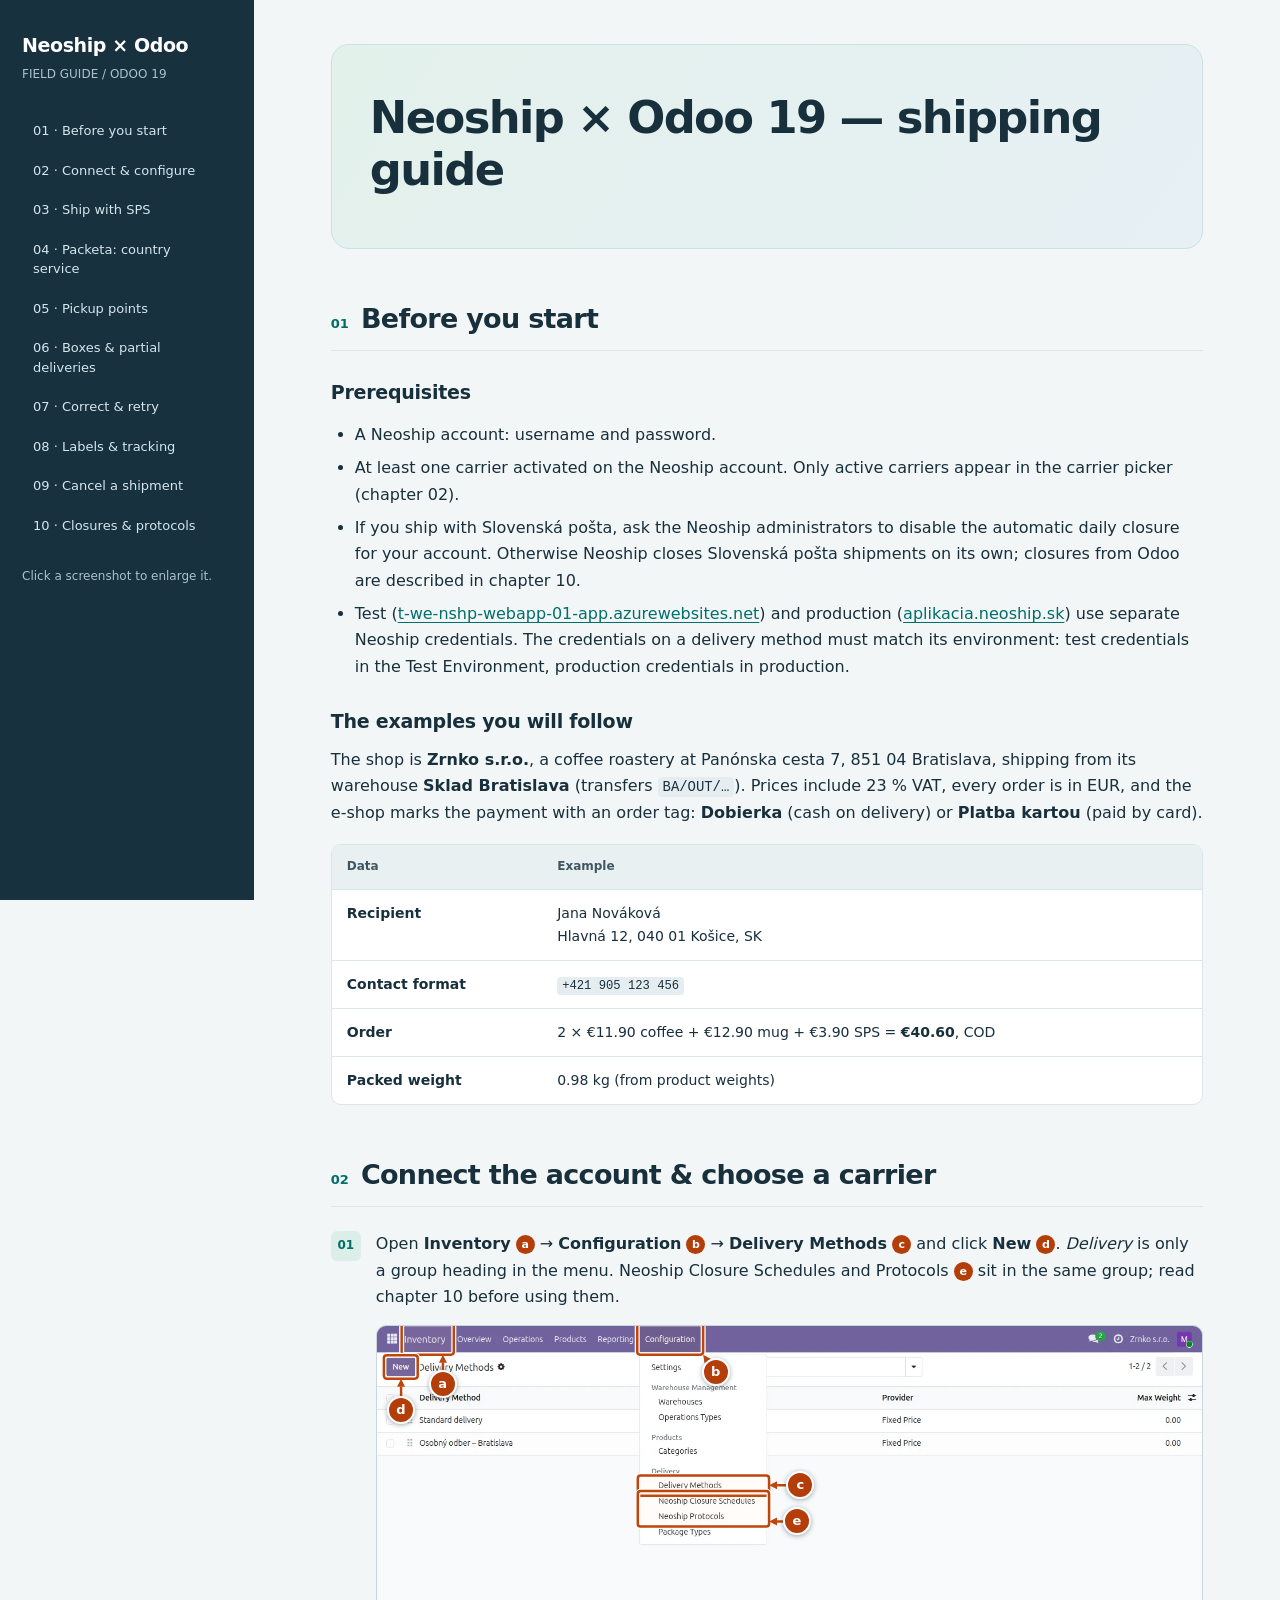
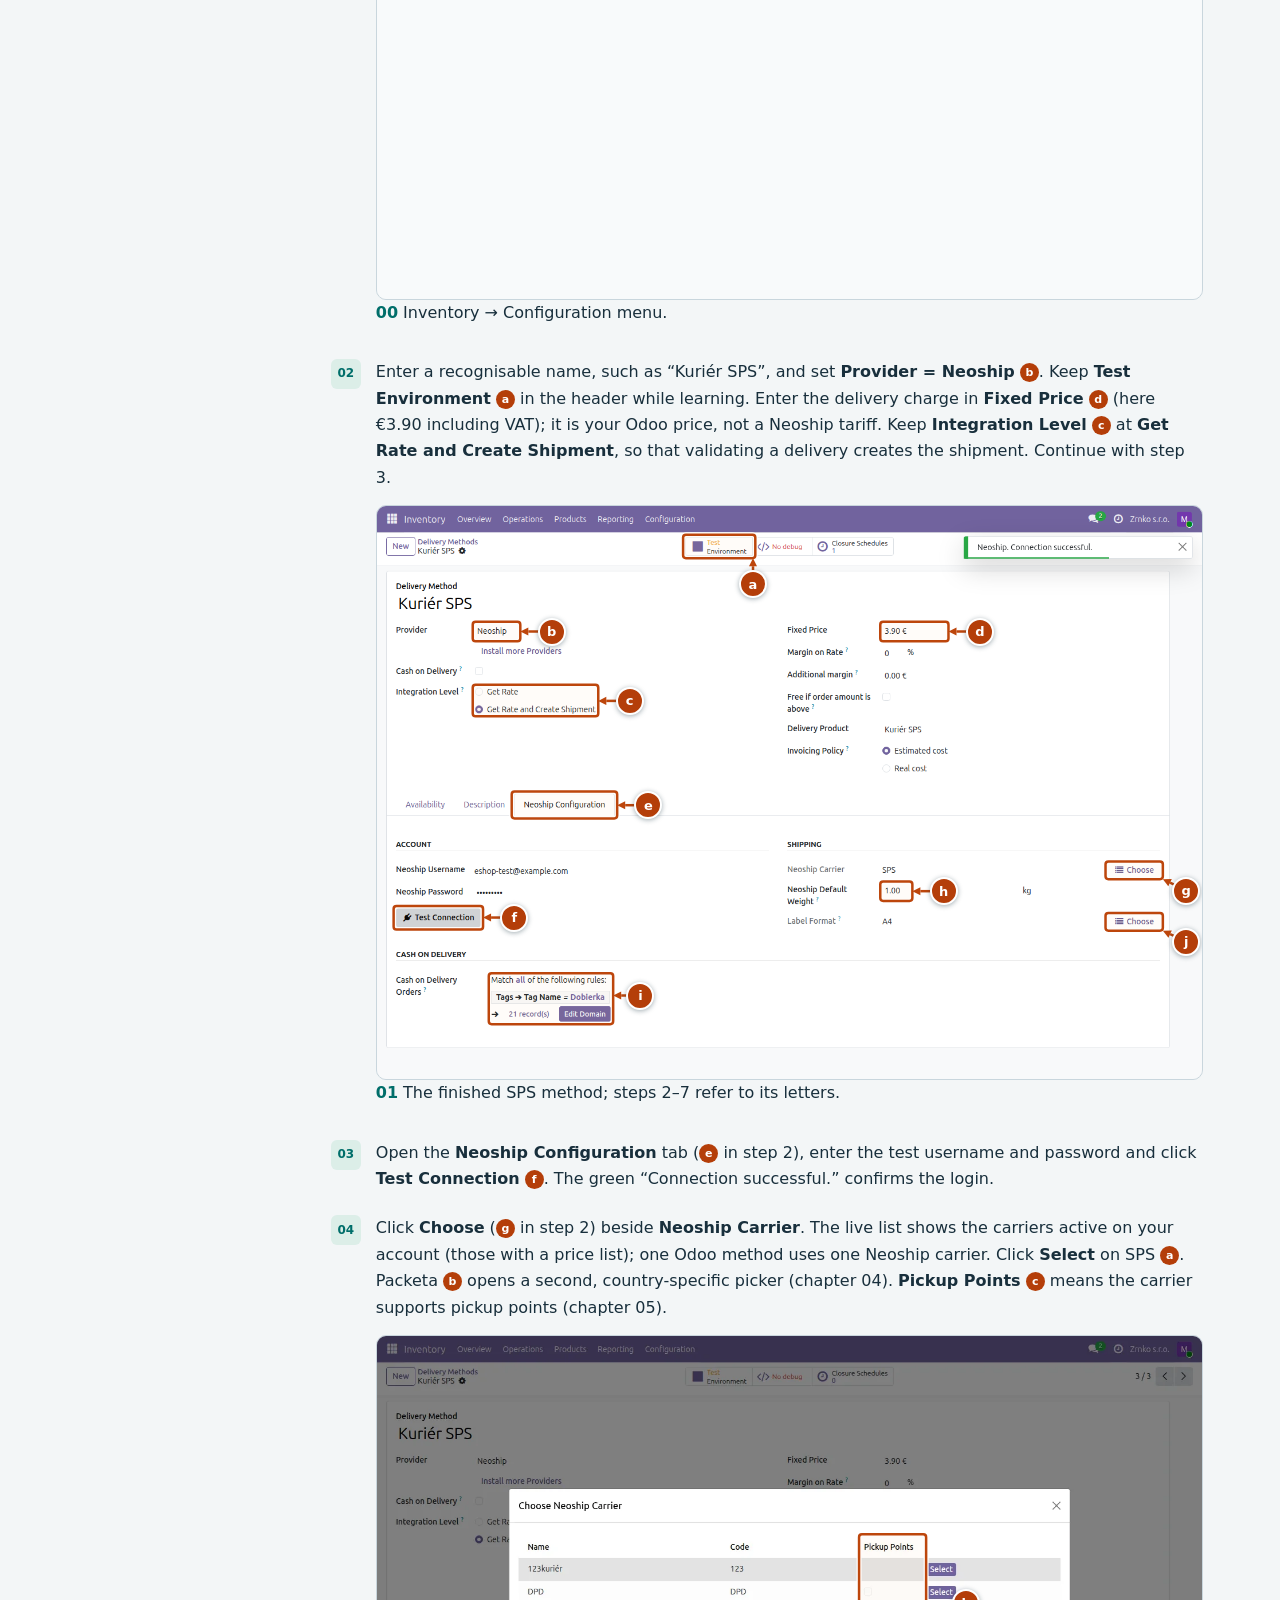
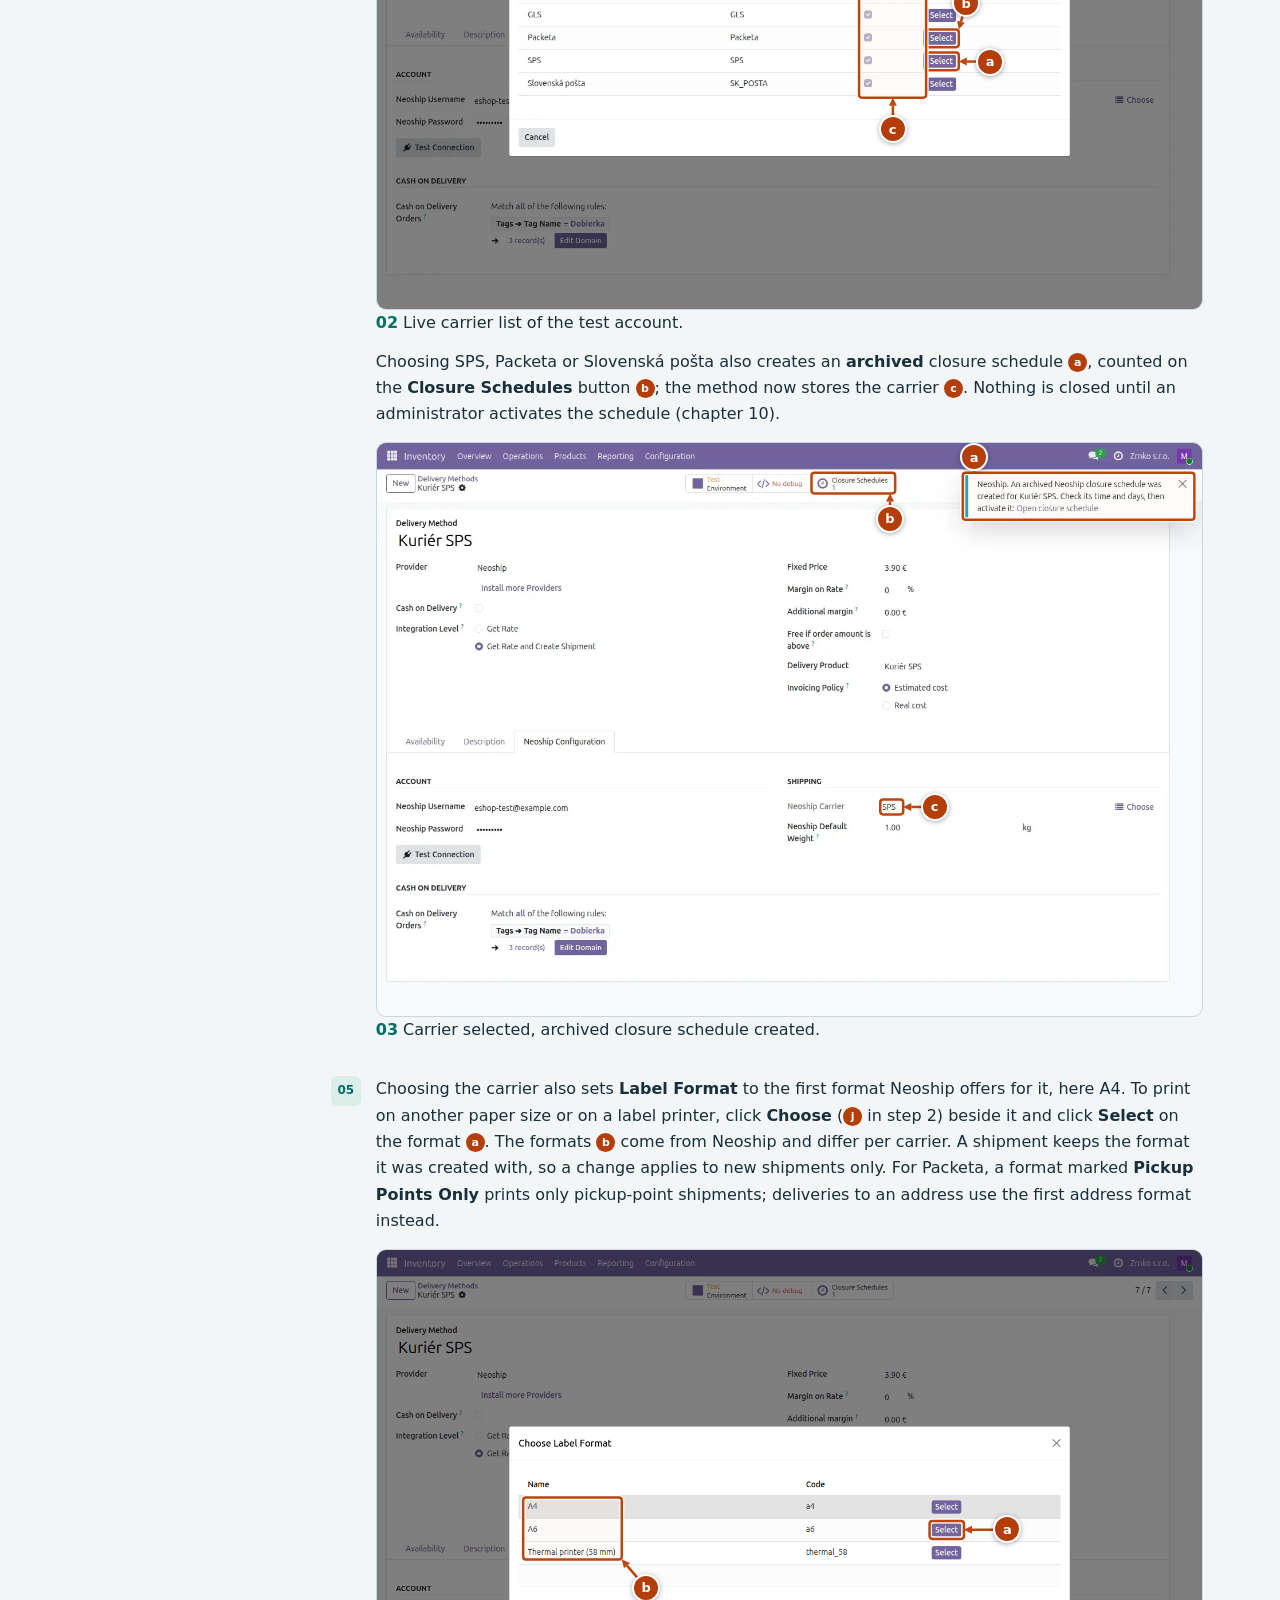
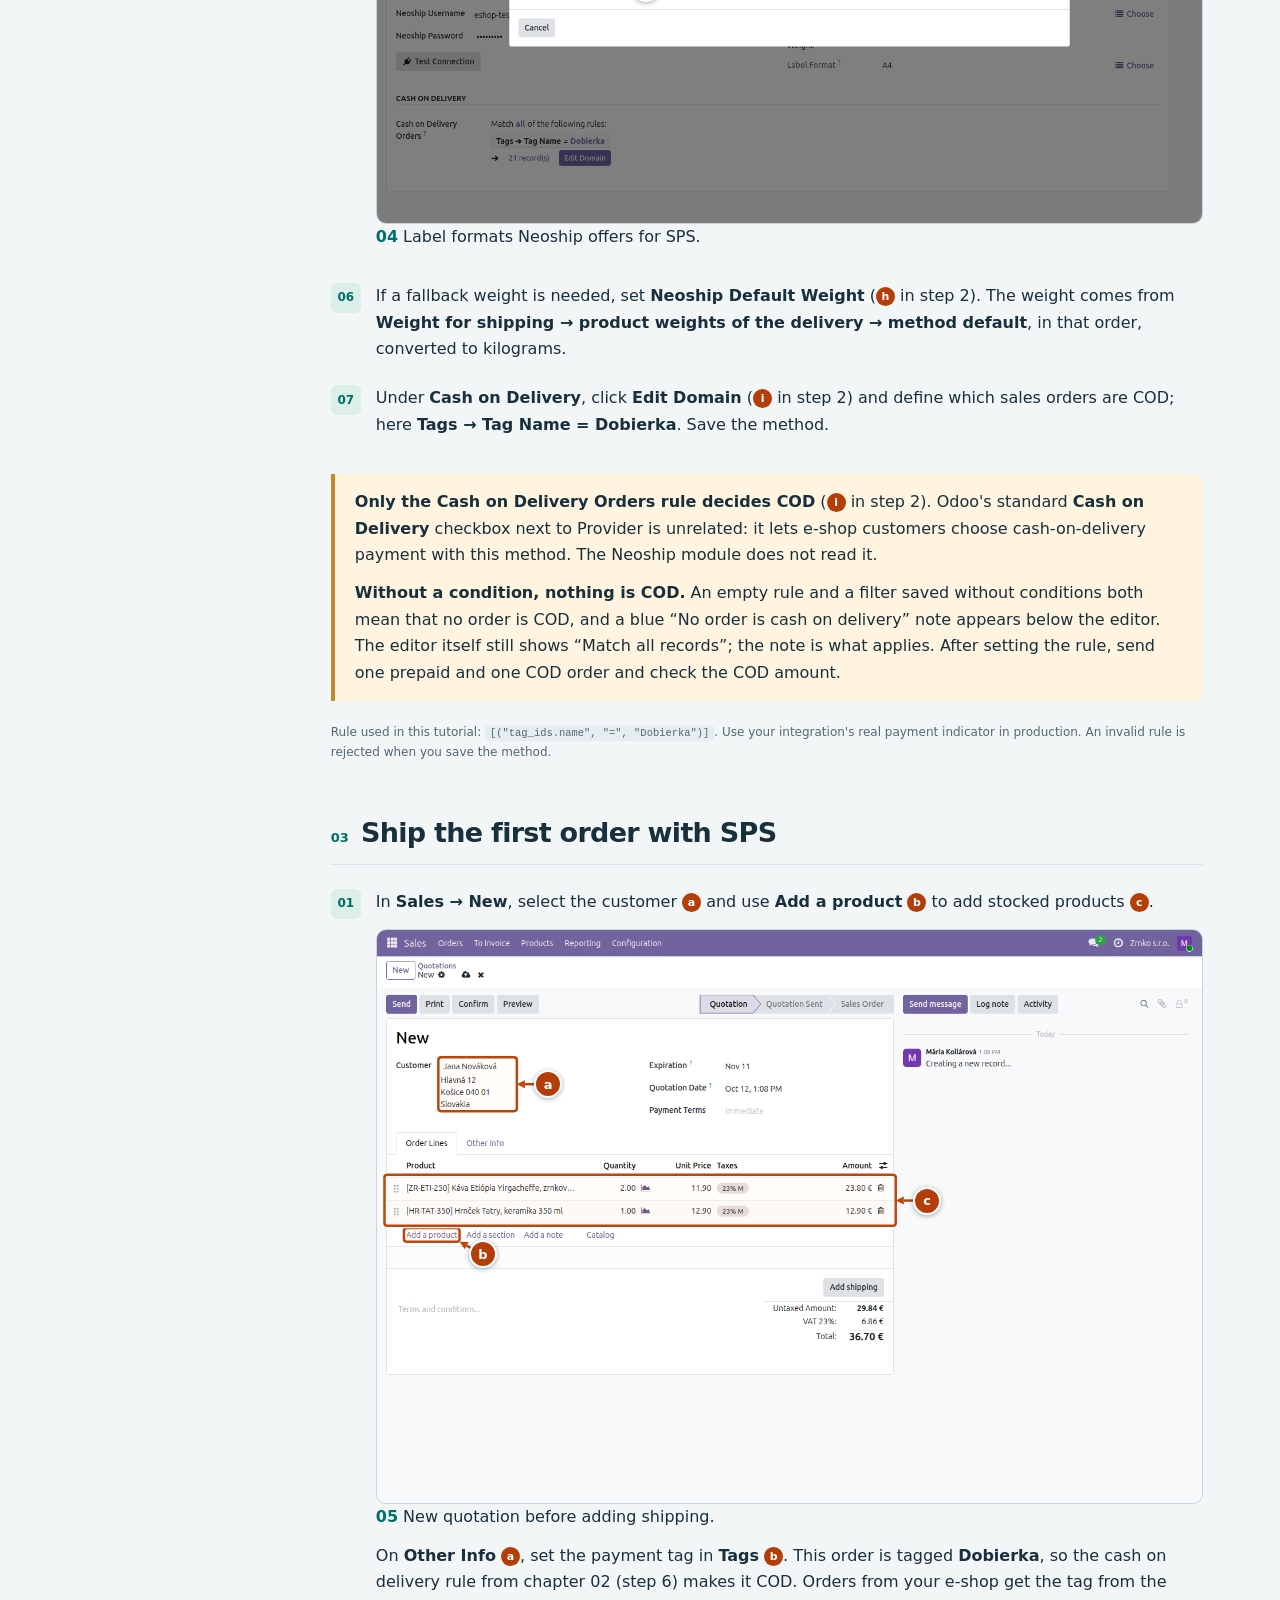
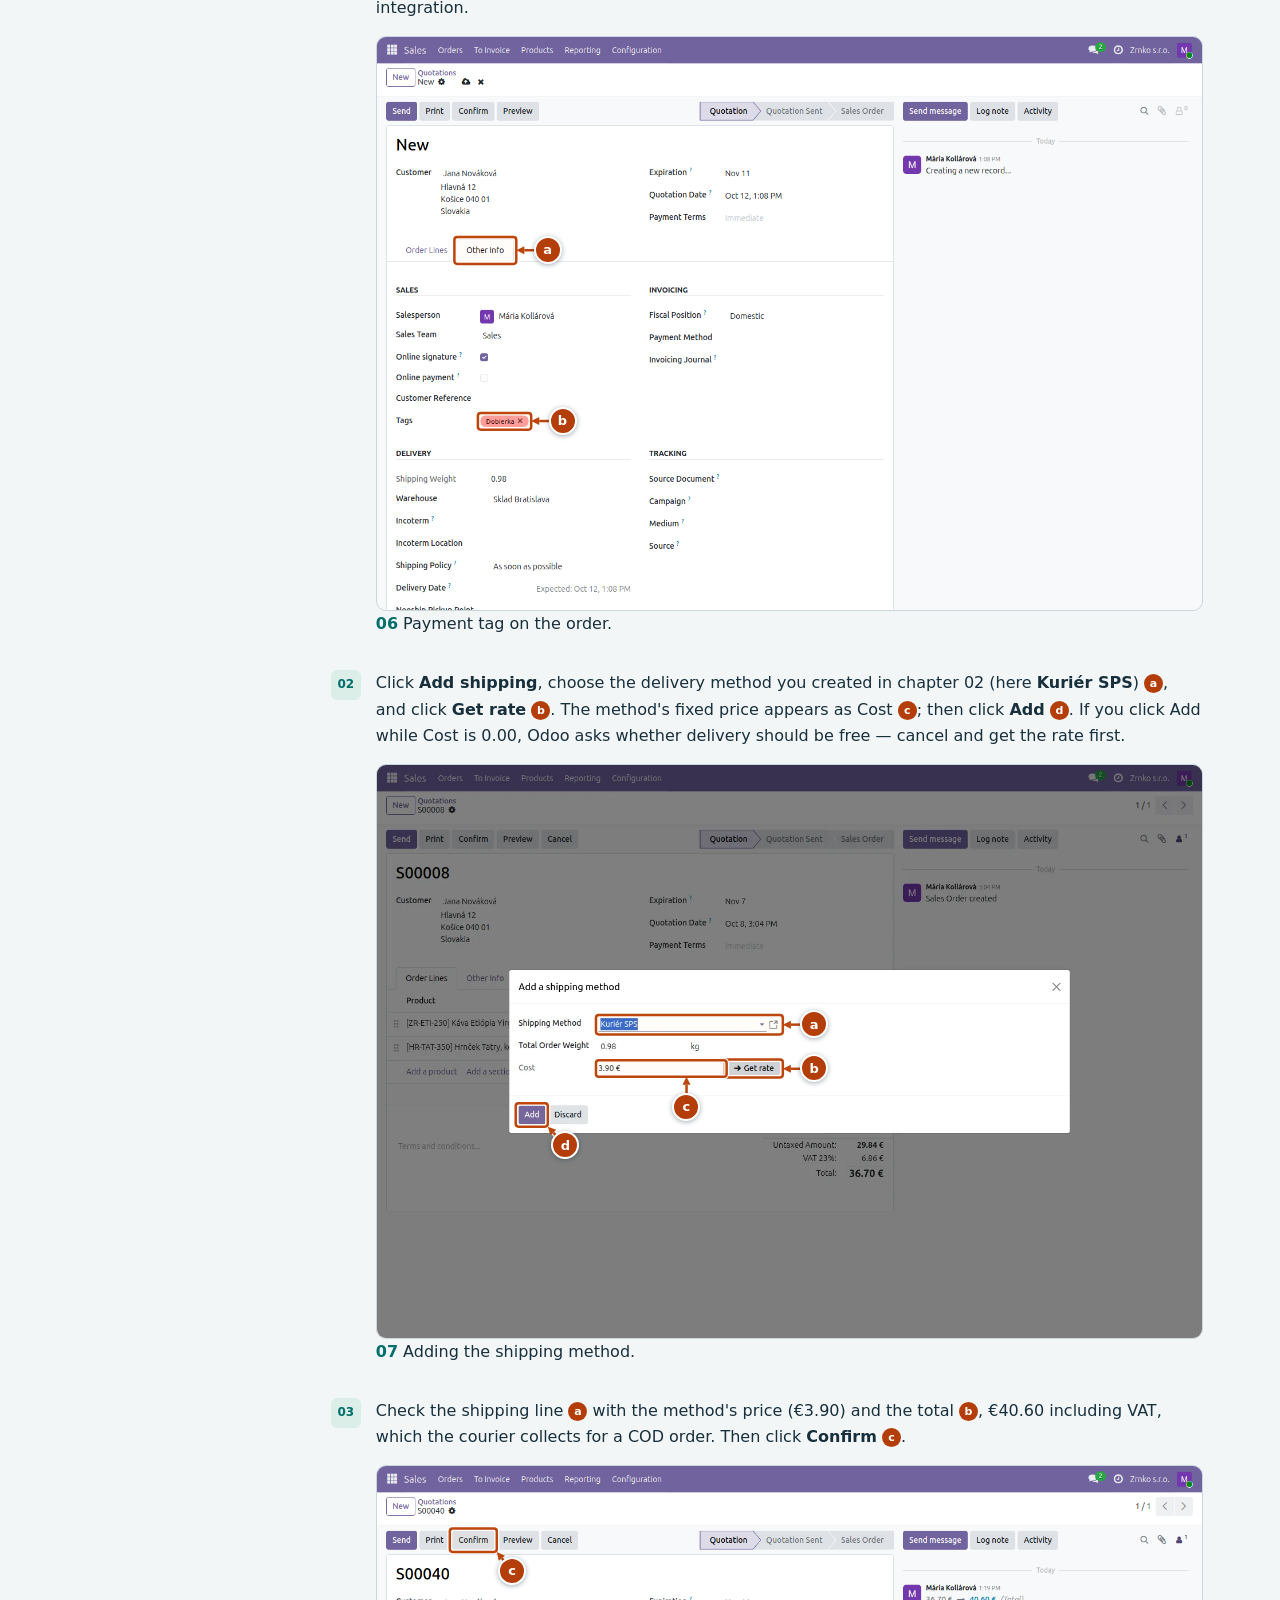
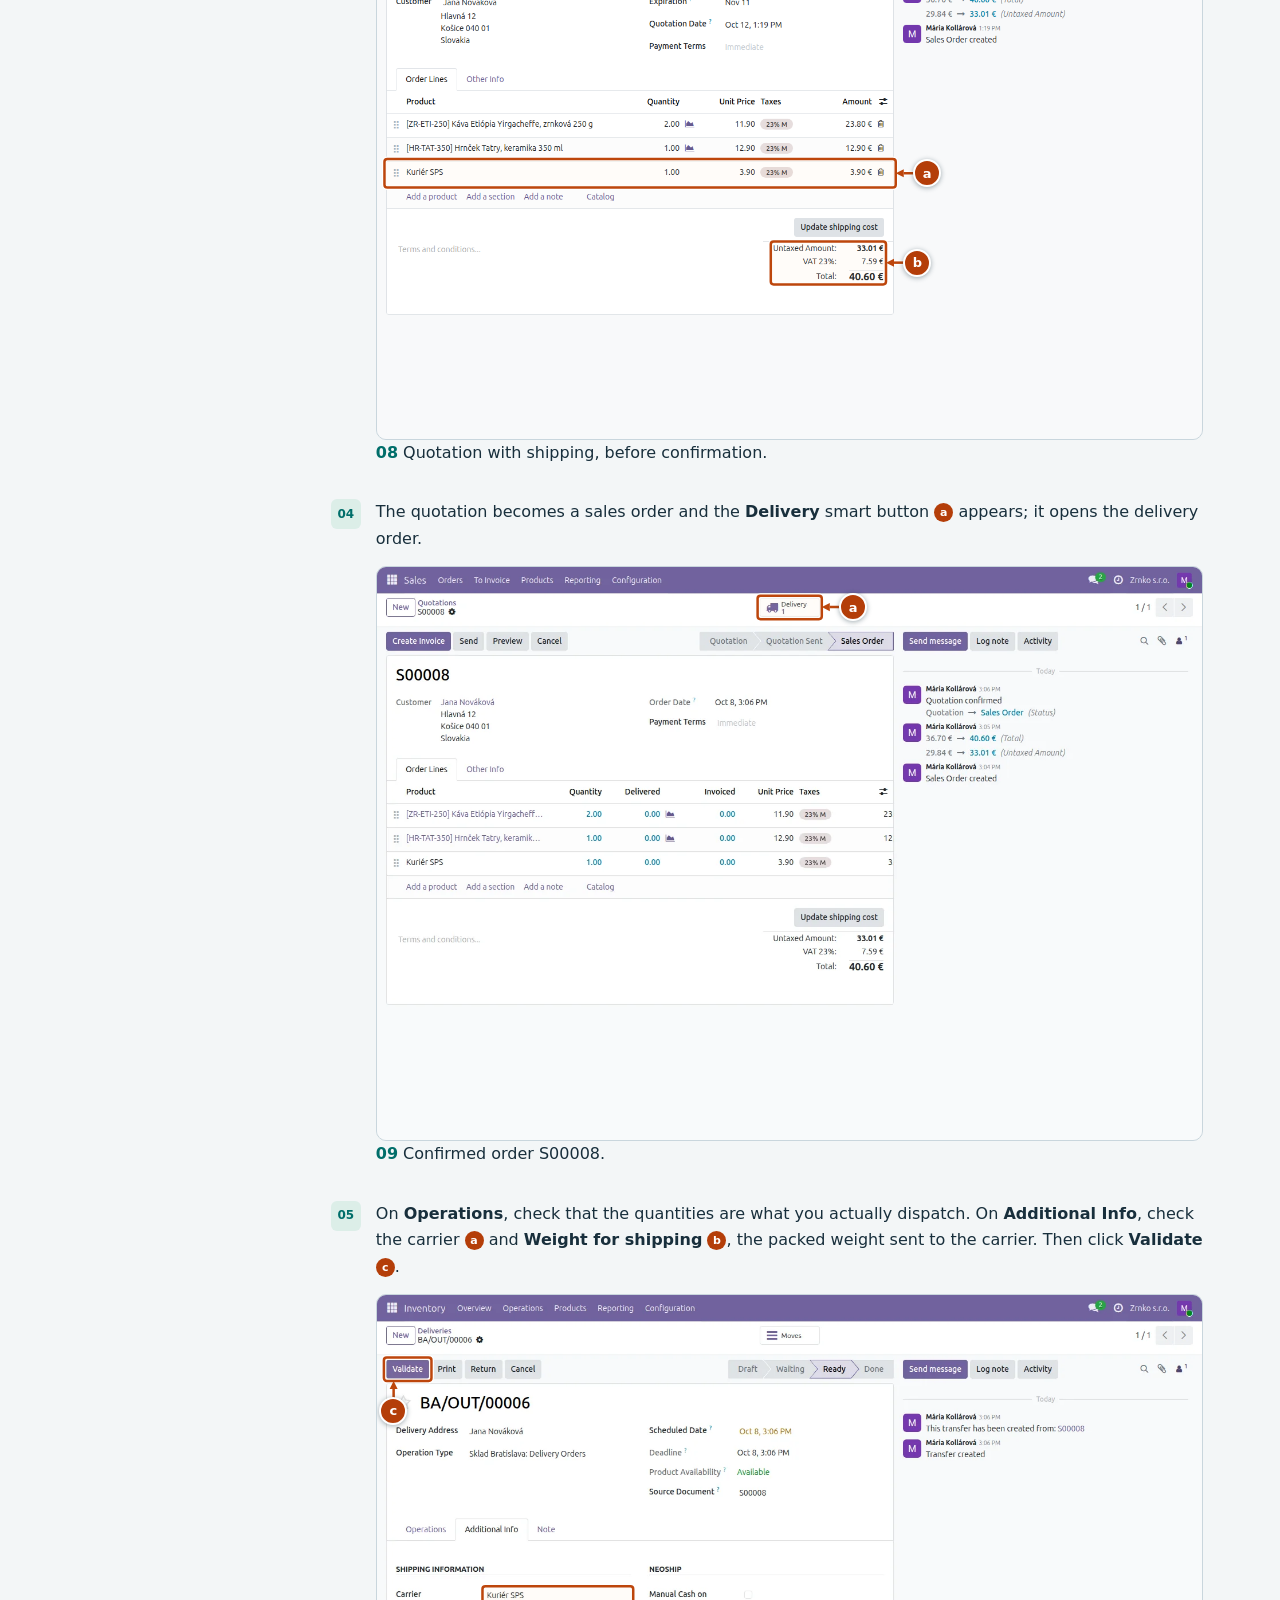
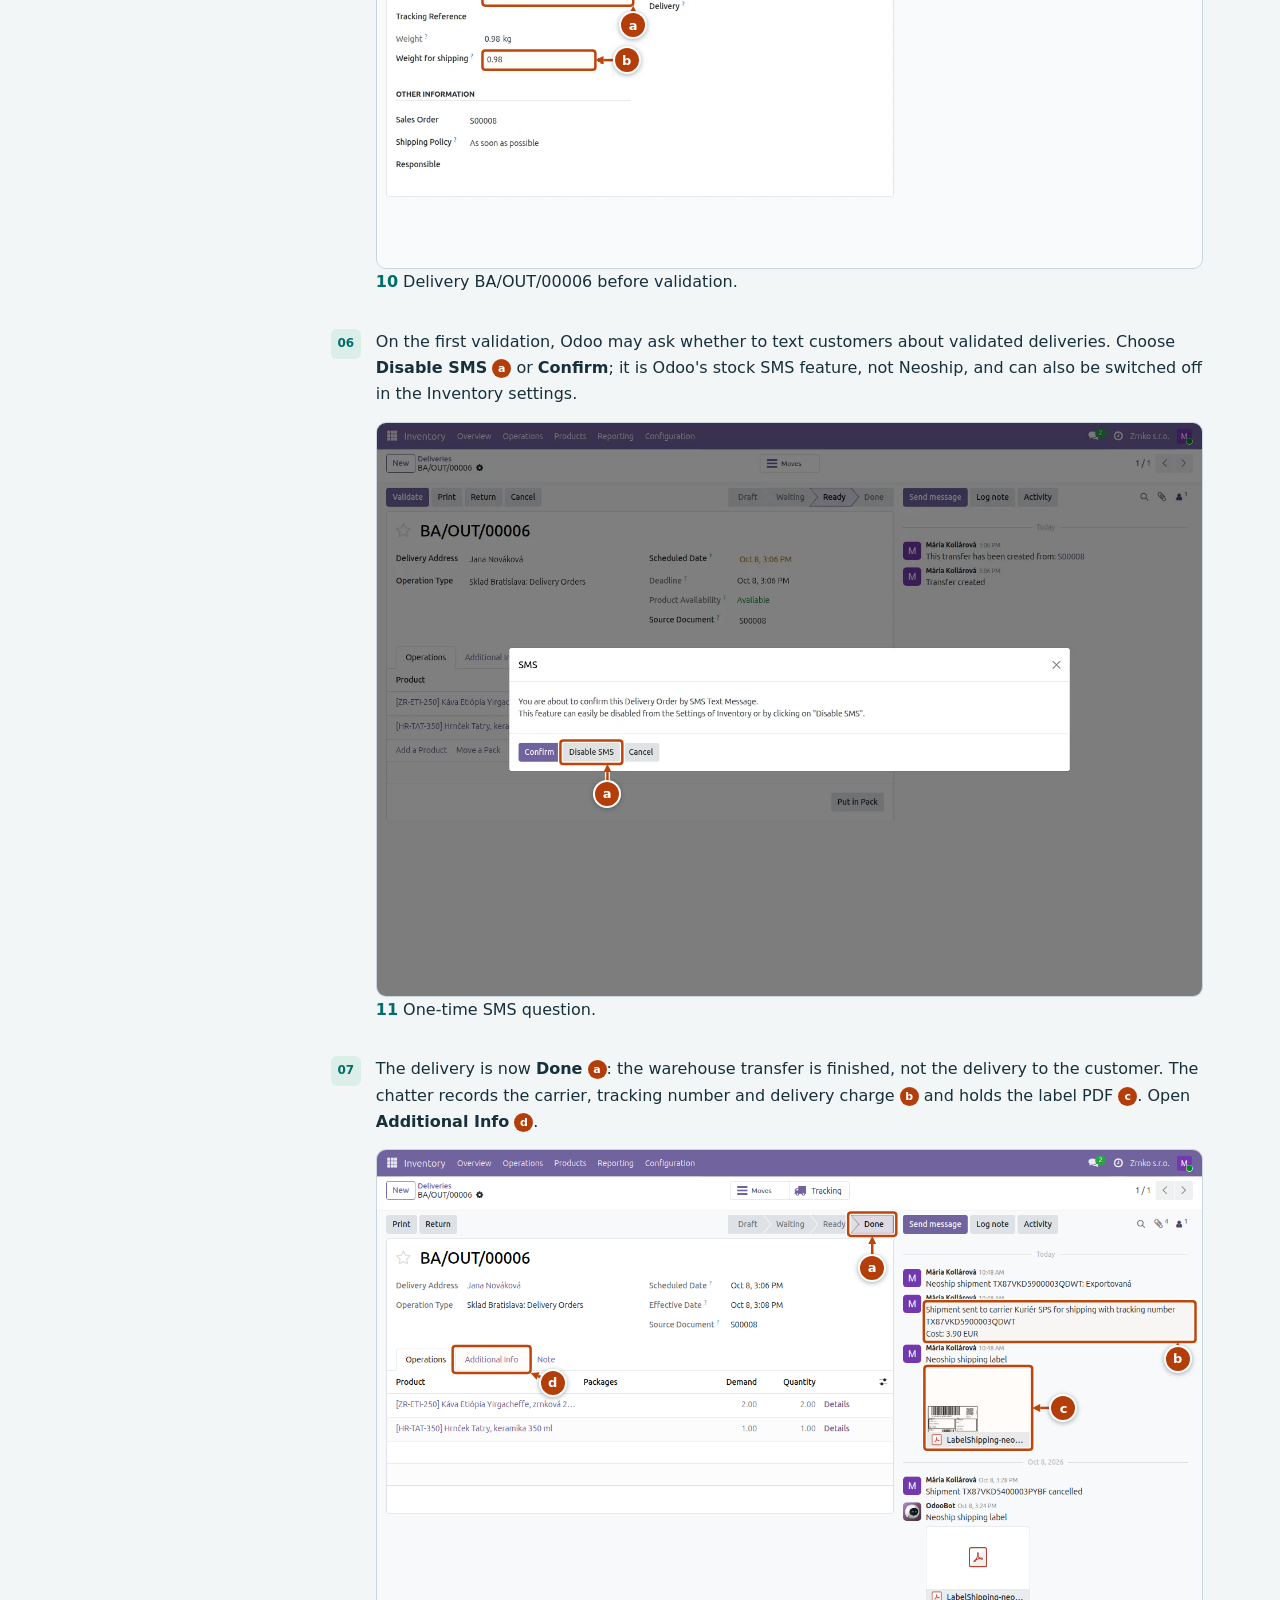
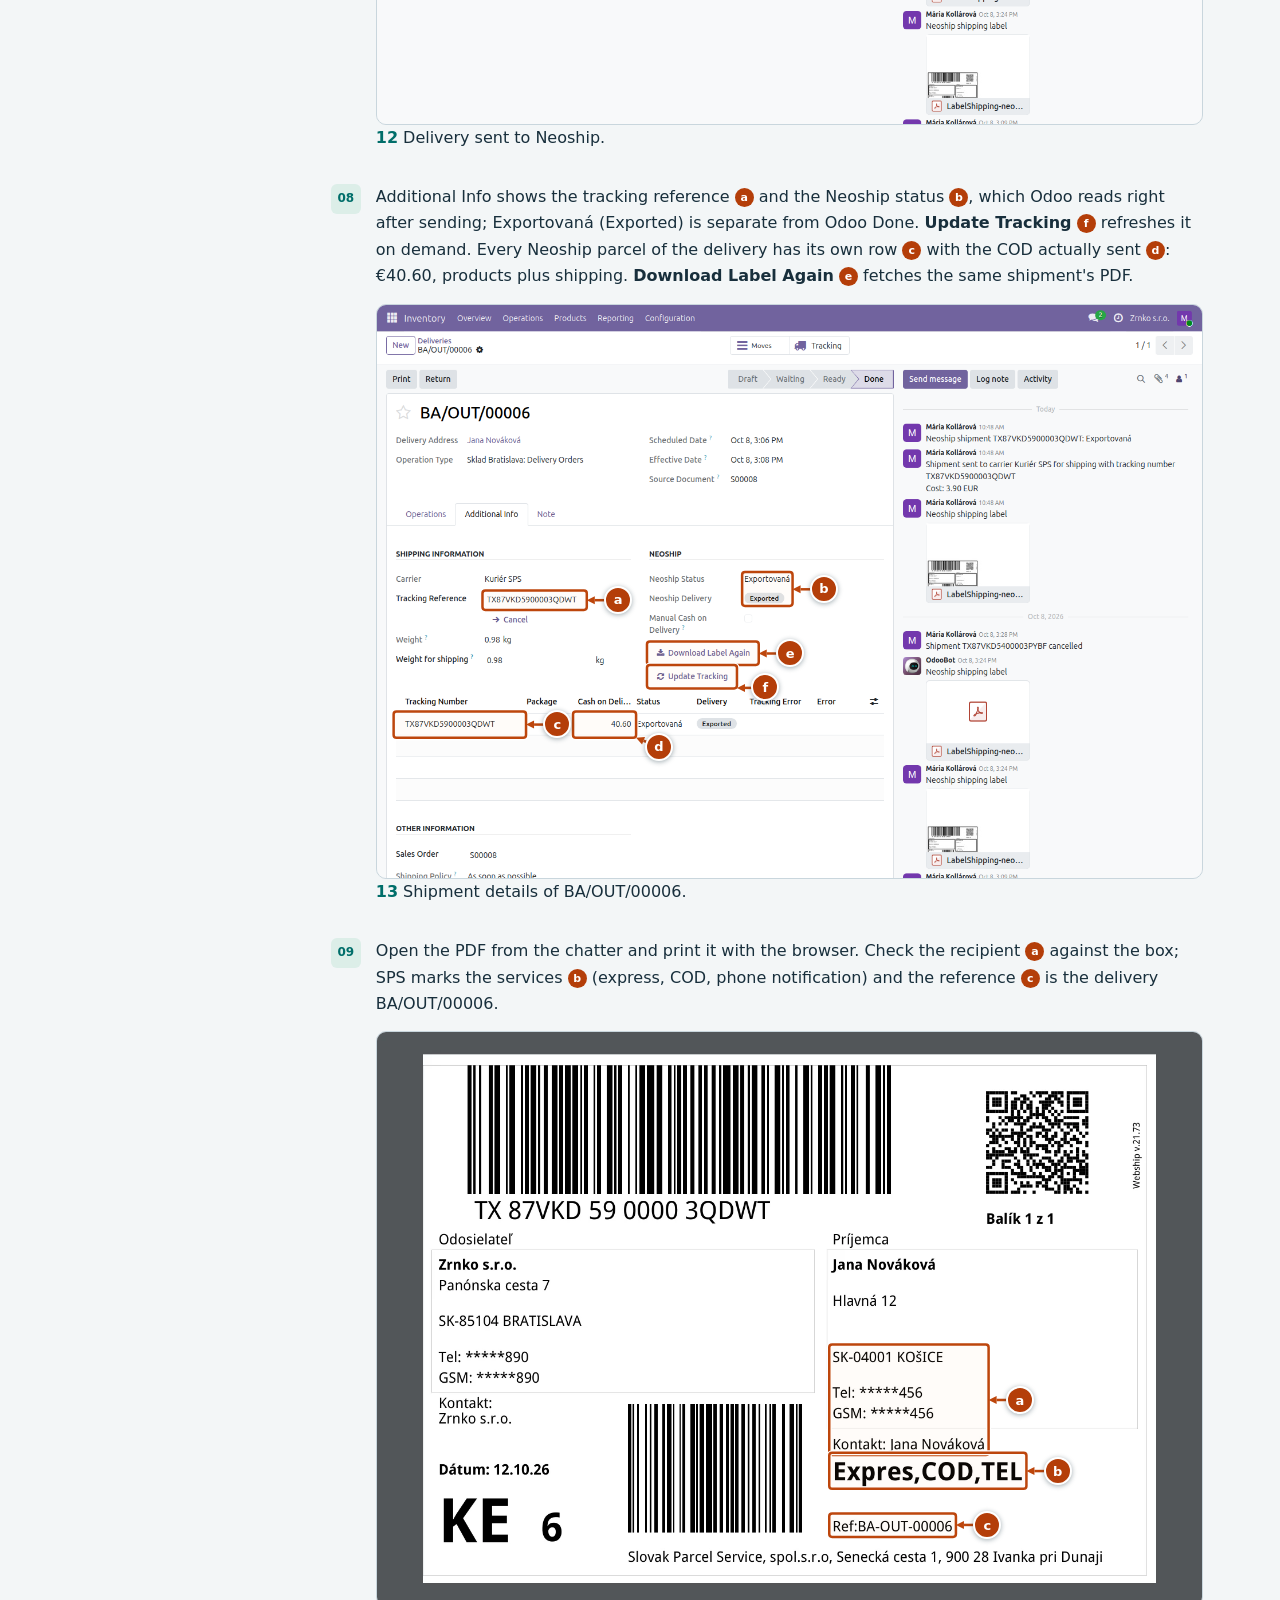
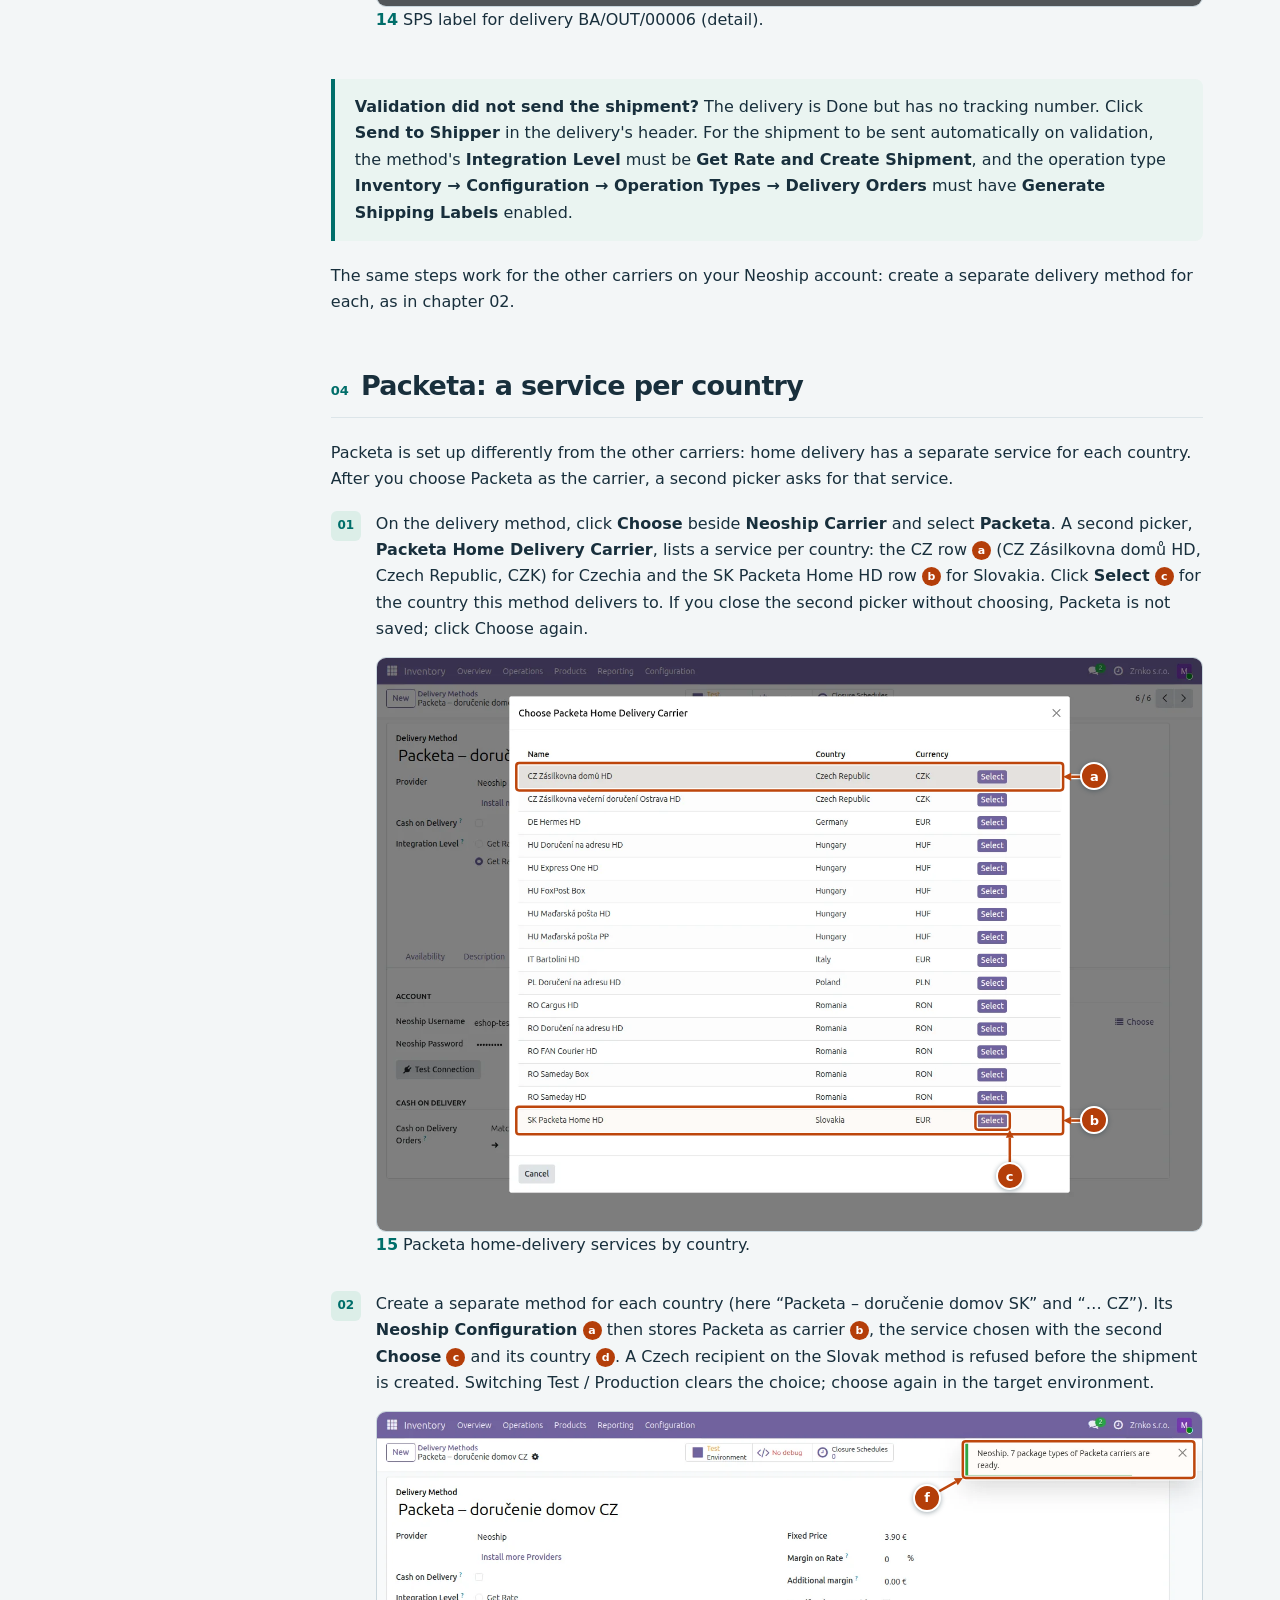
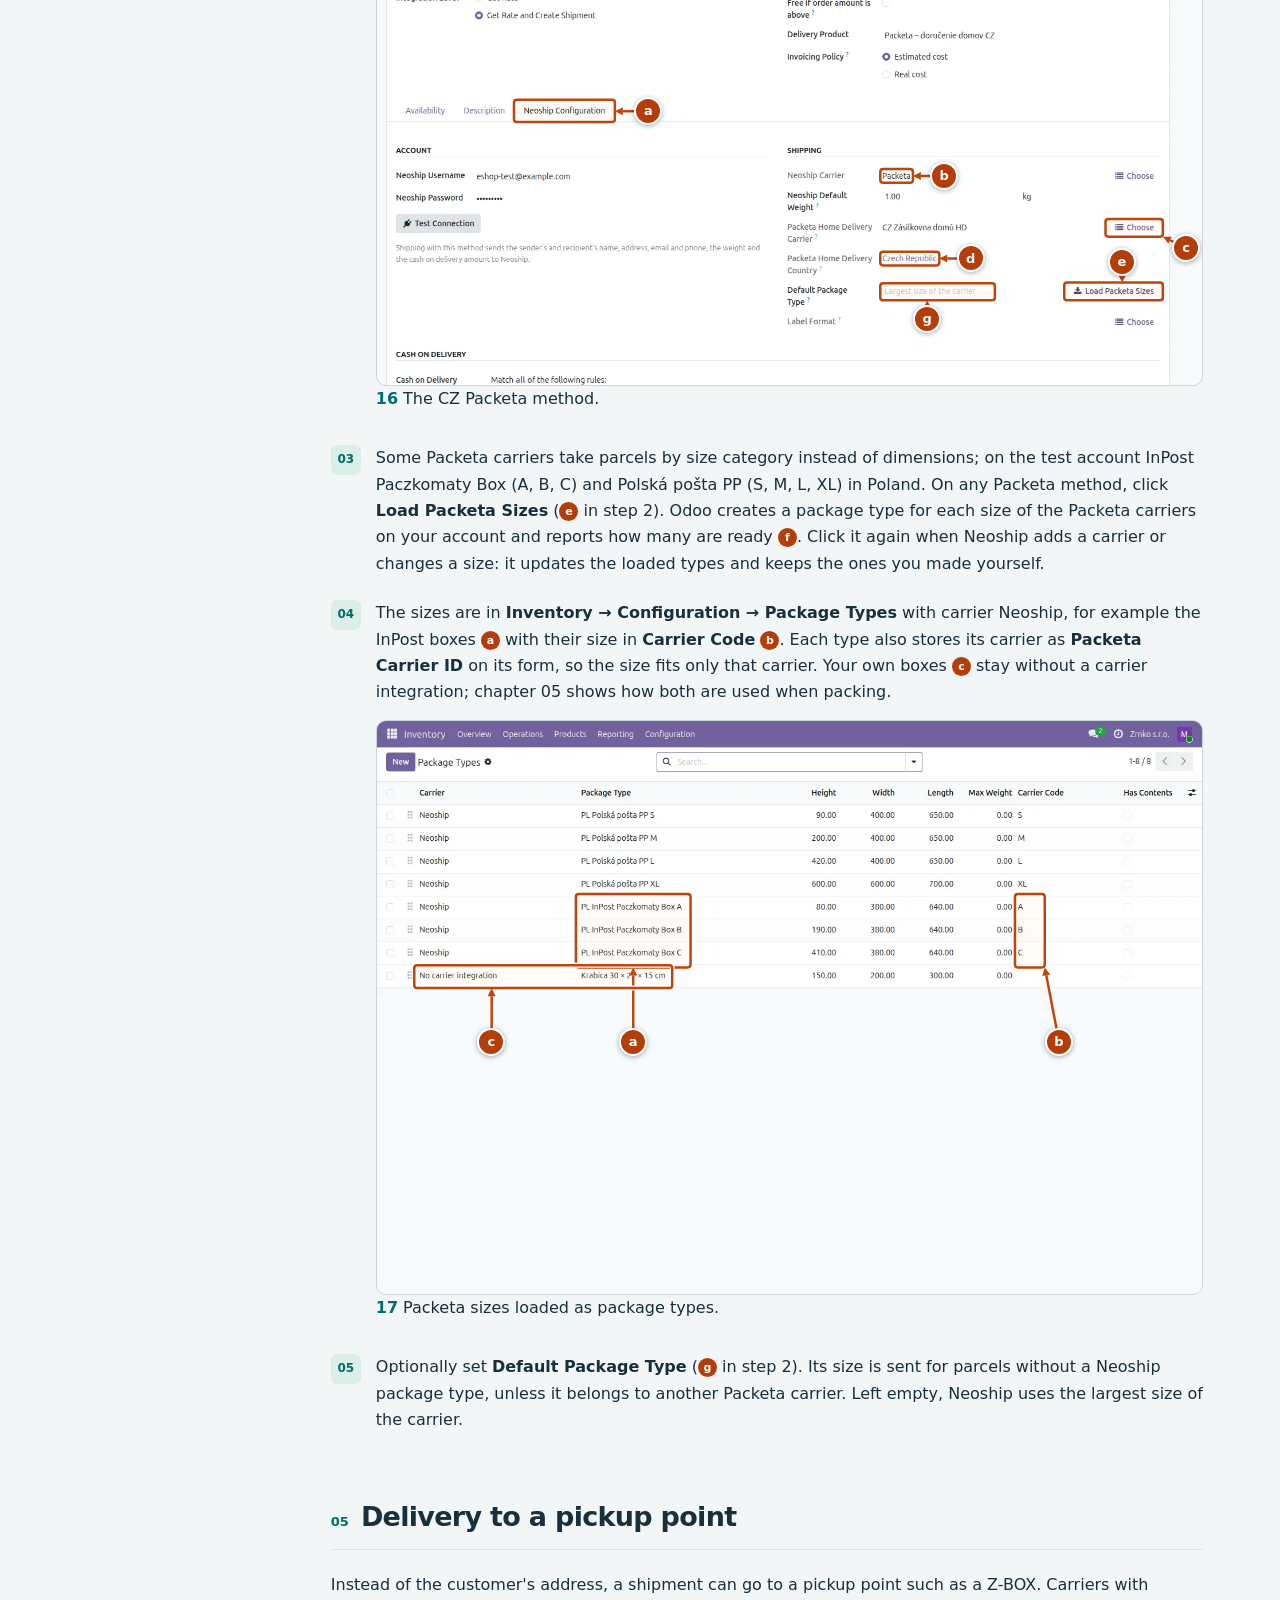
<file: docs/tutorial.html>
<!doctype html>
<html lang="en">
<head>
  <meta charset="utf-8">
  <meta name="viewport" content="width=device-width, initial-scale=1">
  <meta name="description" content="A screenshot-led Neoship shipping tutorial for Odoo 19: setup, SPS and other carriers, Packeta home and pickup delivery, COD, several boxes, labels, tracking, cancellation and closures.">
  <title>Neoship × Odoo 19 — Shipping tutorial</title>
  <link rel="alternate" hreflang="sk" href="tutorial-sk.html">
  <link rel="stylesheet" href="tutorial-assets/guide.css">
  <script src="tutorial-assets/screenshot-guides.js" defer></script>
  <script src="tutorial-assets/guide.js" defer></script>
</head>
<body>
<a class="skip" href="#content">Skip to tutorial</a>
<aside class="rail" aria-label="Tutorial navigation">
  <div class="brand">Neoship × Odoo</div>
  <p>FIELD GUIDE / ODOO 19</p>
  <nav aria-label="Chapters">
    <a href="#before-you-start">01 · Before you start</a>
    <a href="#setup">02 · Connect &amp; configure</a>
    <a href="#first-shipment">03 · Ship with SPS</a>
    <a href="#packeta">04 · Packeta: country service</a>
    <a href="#pickup-point">05 · Pickup points</a>
    <a href="#packages-cod">06 · Boxes &amp; partial deliveries</a>
    <a href="#errors">07 · Correct &amp; retry</a>
    <a href="#tracking">08 · Labels &amp; tracking</a>
    <a href="#cancellation">09 · Cancel a shipment</a>
    <a href="#closures">10 · Closures &amp; protocols</a>
  </nav>
  <p class="note">Click a screenshot to enlarge it.</p>
</aside>
<div class="progress" aria-hidden="true"></div>
<main id="content">
  <header class="hero">
    <h1>Neoship × Odoo 19 — shipping guide</h1>
  </header>

  <section id="before-you-start">
    <div class="section-head"><span class="number">01</span><h2>Before you start</h2></div>
    <h3>Prerequisites</h3>
    <ul>
      <li>A Neoship account: username and password.</li>
      <li>At least one carrier activated on the Neoship account. Only active carriers appear in the carrier picker (chapter 02).</li>
      <li>If you ship with Slovenská pošta, ask the Neoship administrators to disable the automatic daily closure for your account. Otherwise Neoship closes Slovenská pošta shipments on its own; closures from Odoo are described in chapter 10.</li>
      <li>Test (<a href="https://t-we-nshp-webapp-01-app.azurewebsites.net/">t-we-nshp-webapp-01-app.azurewebsites.net</a>) and production (<a href="https://aplikacia.neoship.sk/">aplikacia.neoship.sk</a>) use separate Neoship credentials. The credentials on a delivery method must match its environment: test credentials in the Test Environment, production credentials in production.</li>
    </ul>
    <h3>The examples you will follow</h3>
    <p>The shop is <strong>Zrnko s.r.o.</strong>, a coffee roastery at Panónska cesta 7, 851 04 Bratislava, shipping from its warehouse <strong>Sklad Bratislava</strong> (transfers <code>BA/OUT/…</code>). Prices include 23 % VAT, every order is in EUR, and the e-shop marks the payment with an order tag: <strong>Dobierka</strong> (cash on delivery) or <strong>Platba kartou</strong> (paid by card).</p>
    <div class="table-wrap"><table>
      <thead><tr><th scope="col">Data</th><th scope="col">Example</th></tr></thead>
      <tbody>
        <tr><th scope="row">Recipient</th><td>Jana Nováková<br>Hlavná 12, 040 01 Košice, SK</td></tr>
        <tr><th scope="row">Contact format</th><td><code>+421 905 123 456</code></td></tr>
        <tr><th scope="row">Order</th><td>2 × €11.90 coffee + €12.90 mug + €3.90 SPS = <strong>€40.60</strong>, COD</td></tr>
        <tr><th scope="row">Packed weight</th><td>0.98 kg (from product weights)</td></tr>
      </tbody>
    </table></div>
  </section>

  <section id="setup">
    <div class="section-head"><span class="number">02</span><h2>Connect the account &amp; choose a carrier</h2></div>
    <ol class="steps">
      <li>Open <strong>Inventory</strong> <span class="ref">a</span> → <strong>Configuration</strong> <span class="ref">b</span> → <strong>Delivery Methods</strong> <span class="ref">c</span> and click <strong>New</strong> <span class="ref">d</span>. <em>Delivery</em> is only a group heading in the menu. Neoship Closure Schedules and Protocols <span class="ref">e</span> sit in the same group; read chapter 10 before using them.
        <figure><button class="shot" type="button" aria-label="Enlarge the Inventory configuration menu path"><img src="tutorial-assets/35-settings-menu.webp" width="1440" height="1000" alt="Inventory app with Configuration expanded, showing the Delivery heading with Delivery Methods, Neoship Closure Schedules, Neoship Protocols and Package Types, above the delivery-method list with New" loading="lazy"></button><figcaption><span class="fig-no">00</span>Inventory → Configuration menu.</figcaption></figure></li>
      <li>Enter a recognisable name, such as “Kuriér SPS”, and set <strong>Provider = Neoship</strong> <span class="ref">b</span>. Keep <strong>Test Environment</strong> <span class="ref">a</span> in the header while learning. Enter the delivery charge in <strong>Fixed Price</strong> <span class="ref">d</span> (here €3.90 including VAT); it is your Odoo price, not a Neoship tariff. Keep <strong>Integration Level</strong> <span class="ref">c</span> at <strong>Get Rate and Create Shipment</strong>, so that validating a delivery creates the shipment. Continue with step 3.
        <figure><button class="shot" type="button" aria-label="Enlarge the configured SPS method"><img src="tutorial-assets/31-sps-configuration.webp" width="1440" height="1000" alt="Kuriér SPS delivery method in Test Environment, Neoship provider, EUR 3.90 fixed price, masked login, SPS carrier, 1 kg fallback weight, A4 label format, COD rule on the Dobierka tag and a successful connection notification" loading="lazy"></button><figcaption><span class="fig-no">01</span>The finished SPS method; steps 2–7 refer to its letters.</figcaption></figure></li>
      <li>Open the <strong>Neoship Configuration</strong> tab (<span class="ref">e</span> in step 2), enter the test username and password and click <strong>Test Connection</strong> <span class="ref">f</span>. The green “Connection successful.” confirms the login.</li>
      <li>Click <strong>Choose</strong> (<span class="ref">g</span> in step 2) beside <strong>Neoship Carrier</strong>. The live list shows the carriers active on your account (those with a price list); one Odoo method uses one Neoship carrier. Click <strong>Select</strong> on SPS <span class="ref">a</span>. Packeta <span class="ref">b</span> opens a second, country-specific picker (chapter 04). <strong>Pickup Points</strong> <span class="ref">c</span> means the carrier supports pickup points (chapter 05).
        <figure><button class="shot" type="button" aria-label="Enlarge the live carrier picker"><img src="tutorial-assets/04-carriers.webp" width="1440" height="1000" alt="Choose Neoship Carrier dialog listing 123kuriér, DPD, GLS, Packeta, SPS and Slovenská pošta with codes, pickup-point support and Select buttons" loading="lazy"></button><figcaption><span class="fig-no">02</span>Live carrier list of the test account.</figcaption></figure>
        <p>Choosing SPS, Packeta or Slovenská pošta also creates an <strong>archived</strong> closure schedule <span class="ref">a</span>, counted on the <strong>Closure Schedules</strong> button <span class="ref">b</span>; the method now stores the carrier <span class="ref">c</span>. Nothing is closed until an administrator activates the schedule (chapter 10).</p>
        <figure><button class="shot" type="button" aria-label="Enlarge the closure schedule notification"><img src="tutorial-assets/37-closure-notice.webp" width="1440" height="1000" alt="Kuriér SPS method after choosing SPS, with a notification that an archived Neoship closure schedule was created and a link to open it" loading="lazy"></button><figcaption><span class="fig-no">03</span>Carrier selected, archived closure schedule created.</figcaption></figure></li>
      <li>Choosing the carrier also sets <strong>Label Format</strong> to the first format Neoship offers for it, here A4. To print on another paper size or on a label printer, click <strong>Choose</strong> (<span class="ref">j</span> in step 2) beside it and click <strong>Select</strong> on the format <span class="ref">a</span>. The formats <span class="ref">b</span> come from Neoship and differ per carrier. A shipment keeps the format it was created with, so a change applies to new shipments only. For Packeta, a format marked <strong>Pickup Points Only</strong> prints only pickup-point shipments; deliveries to an address use the first address format instead.
        <figure><button class="shot" type="button" aria-label="Enlarge the label format picker"><img src="tutorial-assets/50-label-format.webp" width="1440" height="1000" alt="Choose Label Format dialog for Kuriér SPS listing A4, A6 and Thermal printer (58 mm) with their codes and Select buttons" loading="lazy"></button><figcaption><span class="fig-no">04</span>Label formats Neoship offers for SPS.</figcaption></figure></li>
      <li>If a fallback weight is needed, set <strong>Neoship Default Weight</strong> (<span class="ref">h</span> in step 2). The weight comes from <strong>Weight for shipping → product weights of the delivery → method default</strong>, in that order, converted to kilograms.</li>
      <li>Under <strong>Cash on Delivery</strong>, click <strong>Edit Domain</strong> (<span class="ref">i</span> in step 2) and define which sales orders are COD; here <strong>Tags → Tag Name = Dobierka</strong>. Save the method.</li>
    </ol>
    <div class="callout warn"><p><strong>Only the Cash on Delivery Orders rule decides COD</strong> (<span class="ref">i</span> in step 2). Odoo's standard <strong>Cash on Delivery</strong> checkbox next to Provider is unrelated: it lets e-shop customers choose cash-on-delivery payment with this method. The Neoship module does not read it.</p><p><strong>Without a condition, nothing is COD.</strong> An empty rule and a filter saved without conditions both mean that no order is COD, and a blue “No order is cash on delivery” note appears below the editor. The editor itself still shows “Match all records”; the note is what applies. After setting the rule, send one prepaid and one COD order and check the COD amount.</p></div>
    <p class="evidence">Rule used in this tutorial: <code>[("tag_ids.name", "=", "Dobierka")]</code>. Use your integration's real payment indicator in production. An invalid rule is rejected when you save the method.</p>
  </section>

  <section id="first-shipment">
    <div class="section-head"><span class="number">03</span><h2>Ship the first order with SPS</h2></div>
    <ol class="steps">
      <li>In <strong>Sales → New</strong>, select the customer <span class="ref">a</span> and use <strong>Add a product</strong> <span class="ref">b</span> to add stocked products <span class="ref">c</span>.
        <figure><button class="shot" type="button" aria-label="Enlarge the new order"><img src="tutorial-assets/47-new-order.webp" width="1440" height="1000" alt="New quotation for Jana Nováková in Košice with 2 × Káva Etiópia and 1 × Hrnček Tatry, the Add a product link and the Add shipping button" loading="lazy"></button><figcaption><span class="fig-no">05</span>New quotation before adding shipping.</figcaption></figure>
        <p>On <strong>Other Info</strong> <span class="ref">a</span>, set the payment tag in <strong>Tags</strong> <span class="ref">b</span>. This order is tagged <strong>Dobierka</strong>, so the cash on delivery rule from chapter 02 (step 6) makes it COD. Orders from your e-shop get the tag from the integration.</p>
        <figure><button class="shot" type="button" aria-label="Enlarge the payment tag of the order"><img src="tutorial-assets/48-order-tag.webp" width="1440" height="1000" alt="Other Info tab of the new quotation with the tag Dobierka in Tags" loading="lazy"></button><figcaption><span class="fig-no">06</span>Payment tag on the order.</figcaption></figure></li>
      <li>Click <strong>Add shipping</strong>, choose the delivery method you created in chapter 02 (here <strong>Kuriér SPS</strong>) <span class="ref">a</span>, and click <strong>Get rate</strong> <span class="ref">b</span>. The method's fixed price appears as Cost <span class="ref">c</span>; then click <strong>Add</strong> <span class="ref">d</span>. If you click Add while Cost is 0.00, Odoo asks whether delivery should be free — cancel and get the rate first.
        <figure><button class="shot" type="button" aria-label="Enlarge the shipping method wizard"><img src="tutorial-assets/06-shipping-wizard.webp" width="1440" height="1000" alt="Add a shipping method dialog with Kuriér SPS selected, order weight 0.98 kg, cost EUR 3.90 after Get rate, and the Add button" loading="lazy"></button><figcaption><span class="fig-no">07</span>Adding the shipping method.</figcaption></figure></li>
      <li>Check the shipping line <span class="ref">a</span> with the method's price (€3.90) and the total <span class="ref">b</span>, €40.60 including VAT, which the courier collects for a COD order. Then click <strong>Confirm</strong> <span class="ref">c</span>.
        <figure><button class="shot" type="button" aria-label="Enlarge the quotation before confirmation"><img src="tutorial-assets/49-order-confirm.webp" width="1440" height="1000" alt="Quotation for Jana Nováková with coffee, a mug and the Kuriér SPS line at EUR 3.90, total EUR 40.60 and the Confirm button" loading="lazy"></button><figcaption><span class="fig-no">08</span>Quotation with shipping, before confirmation.</figcaption></figure></li>
      <li>The quotation becomes a sales order and the <strong>Delivery</strong> smart button <span class="ref">a</span> appears; it opens the delivery order.
        <figure><button class="shot" type="button" aria-label="Enlarge the confirmed sales order"><img src="tutorial-assets/06-order.webp" width="1440" height="1000" alt="Confirmed sales order S00008 for Jana Nováková in Košice with two coffee bags, a mug, the Kuriér SPS line and a total of EUR 40.60" loading="lazy"></button><figcaption><span class="fig-no">09</span>Confirmed order S00008.</figcaption></figure></li>
      <li>On <strong>Operations</strong>, check that the quantities are what you actually dispatch. On <strong>Additional Info</strong>, check the carrier <span class="ref">a</span> and <strong>Weight for shipping</strong> <span class="ref">b</span>, the packed weight sent to the carrier. Then click <strong>Validate</strong> <span class="ref">c</span>.
        <figure><button class="shot" type="button" aria-label="Enlarge the ready delivery"><img src="tutorial-assets/07-ready.webp" width="1440" height="1000" alt="Delivery BA/OUT/00006 in Ready state, Additional Info tab with carrier Kuriér SPS and weight for shipping 0.98 kg" loading="lazy"></button><figcaption><span class="fig-no">10</span>Delivery BA/OUT/00006 before validation.</figcaption></figure></li>
      <li>On the first validation, Odoo may ask whether to text customers about validated deliveries. Choose <strong>Disable SMS</strong> <span class="ref">a</span> or <strong>Confirm</strong>; it is Odoo's stock SMS feature, not Neoship, and can also be switched off in the Inventory settings.
        <figure><button class="shot" type="button" aria-label="Enlarge the SMS confirmation prompt"><img src="tutorial-assets/38-sms-prompt.webp" width="1440" height="1000" alt="Odoo SMS dialog asking to confirm the delivery order by text message, with Confirm, Disable SMS and Cancel buttons" loading="lazy"></button><figcaption><span class="fig-no">11</span>One-time SMS question.</figcaption></figure></li>
      <li>The delivery is now <strong>Done</strong> <span class="ref">a</span>: the warehouse transfer is finished, not the delivery to the customer. The chatter records the carrier, tracking number and delivery charge <span class="ref">b</span> and holds the label PDF <span class="ref">c</span>. Open <strong>Additional Info</strong> <span class="ref">d</span>.
        <figure><button class="shot" type="button" aria-label="Enlarge the successful SPS delivery"><img src="tutorial-assets/09-sps-created.webp" width="1440" height="1000" alt="Completed delivery BA/OUT/00006 with a chatter note about shipment TX87VKD5900003QDWT and the Neoship shipping label PDF" loading="lazy"></button><figcaption><span class="fig-no">12</span>Delivery sent to Neoship.</figcaption></figure></li>
      <li>Additional Info shows the tracking reference <span class="ref">a</span> and the Neoship status <span class="ref">b</span>, which Odoo reads right after sending; Exportovaná (Exported) is separate from Odoo Done. <strong>Update Tracking</strong> <span class="ref">f</span> refreshes it on demand. Every Neoship parcel of the delivery has its own row <span class="ref">c</span> with the COD actually sent <span class="ref">d</span>: €40.60, products plus shipping. <strong>Download Label Again</strong> <span class="ref">e</span> fetches the same shipment's PDF.
        <figure><button class="shot" type="button" aria-label="Enlarge SPS shipment information"><img src="tutorial-assets/10-tracking.webp" width="1440" height="1000" alt="Additional Info with tracking reference TX87VKD5900003QDWT, Neoship status Exportovaná, delivery Exported, Download Label Again and Update Tracking, and a full-width parcel row with COD 40.60" loading="lazy"></button><figcaption><span class="fig-no">13</span>Shipment details of BA/OUT/00006.</figcaption></figure></li>
      <li>Open the PDF from the chatter and print it with the browser. Check the recipient <span class="ref">a</span> against the box; SPS marks the services <span class="ref">b</span> (express, COD, phone notification) and the reference <span class="ref">c</span> is the delivery BA/OUT/00006.
        <figure><button class="shot" type="button" aria-label="Enlarge the SPS PDF label"><img src="tutorial-assets/11-sps-label.webp" width="1440" height="1000" alt="Real SPS test label for Jana Nováková, Košice, sender Zrnko s.r.o., services Expres, COD, TEL and reference BA-OUT-00006" loading="lazy"></button><figcaption><span class="fig-no">14</span>SPS label for delivery BA/OUT/00006 (detail).</figcaption></figure></li>
    </ol>
    <div class="callout"><p><strong>Validation did not send the shipment?</strong> The delivery is Done but has no tracking number. Click <strong>Send to Shipper</strong> in the delivery's header. For the shipment to be sent automatically on validation, the method's <strong>Integration Level</strong> must be <strong>Get Rate and Create Shipment</strong>, and the operation type <strong>Inventory → Configuration → Operation Types → Delivery Orders</strong> must have <strong>Generate Shipping Labels</strong> enabled.</p></div>
    <p>The same steps work for the other carriers on your Neoship account: create a separate delivery method for each, as in chapter 02.</p>
  </section>

  <section id="packeta">
    <div class="section-head"><span class="number">04</span><h2>Packeta: a service per country</h2></div>
    <p>Packeta is set up differently from the other carriers: home delivery has a separate service for each country. After you choose Packeta as the carrier, a second picker asks for that service.</p>
    <ol class="steps">
      <li>On the delivery method, click <strong>Choose</strong> beside <strong>Neoship Carrier</strong> and select <strong>Packeta</strong>. A second picker, <strong>Packeta Home Delivery Carrier</strong>, lists a service per country: the CZ row <span class="ref">a</span> (CZ Zásilkovna domů HD, Czech Republic, CZK) for Czechia and the SK Packeta Home HD row <span class="ref">b</span> for Slovakia. Click <strong>Select</strong> <span class="ref">c</span> for the country this method delivers to. If you close the second picker without choosing, Packeta is not saved; click Choose again.
        <figure><button class="shot" type="button" aria-label="Enlarge Packeta home carrier selection"><img src="tutorial-assets/15-packeta-country-picker.webp" width="1440" height="1000" alt="Choose Packeta Home Delivery Carrier dialog listing 16 country services with country and currency, including CZ Zásilkovna domů HD and SK Packeta Home HD" loading="lazy"></button><figcaption><span class="fig-no">15</span>Packeta home-delivery services by country.</figcaption></figure></li>
      <li>Create a separate method for each country (here “Packeta – doručenie domov SK” and “… CZ”). Its <strong>Neoship Configuration</strong> <span class="ref">a</span> then stores Packeta as carrier <span class="ref">b</span>, the service chosen with the second <strong>Choose</strong> <span class="ref">c</span> and its country <span class="ref">d</span>. A Czech recipient on the Slovak method is refused before the shipment is created. Switching Test / Production clears the choice; choose again in the target environment.
        <figure><button class="shot" type="button" aria-label="Enlarge the Czech Packeta method"><img src="tutorial-assets/14-packeta-cz-config.webp" width="1440" height="1000" alt="Packeta – doručenie domov CZ method with carrier Packeta, home delivery carrier CZ Zásilkovna domů HD, country Czech Republic, an empty Default Package Type with Load Packeta Sizes, and a notification that 7 package types are ready" loading="lazy"></button><figcaption><span class="fig-no">16</span>The CZ Packeta method.</figcaption></figure></li>
      <li>Some Packeta carriers take parcels by size category instead of dimensions; on the test account InPost Paczkomaty Box (A, B, C) and Polská pošta PP (S, M, L, XL) in Poland. On any Packeta method, click <strong>Load Packeta Sizes</strong> (<span class="ref">e</span> in step 2). Odoo creates a package type for each size of the Packeta carriers on your account and reports how many are ready <span class="ref">f</span>. Click it again when Neoship adds a carrier or changes a size: it updates the loaded types and keeps the ones you made yourself.</li>
      <li>The sizes are in <strong>Inventory → Configuration → Package Types</strong> with carrier Neoship, for example the InPost boxes <span class="ref">a</span> with their size in <strong>Carrier Code</strong> <span class="ref">b</span>. Each type also stores its carrier as <strong>Packeta Carrier ID</strong> on its form, so the size fits only that carrier. Your own boxes <span class="ref">c</span> stay without a carrier integration; chapter 05 shows how both are used when packing.
        <figure><button class="shot" type="button" aria-label="Enlarge the loaded Packeta sizes"><img src="tutorial-assets/51-package-types.webp" width="1440" height="1000" alt="Package Types list: seven Neoship types for Polská pošta PP S to XL and InPost Paczkomaty Box A to C with their Carrier Codes, and the warehouse box Krabica 30 × 20 × 15 cm without a carrier integration" loading="lazy"></button><figcaption><span class="fig-no">17</span>Packeta sizes loaded as package types.</figcaption></figure></li>
      <li>Optionally set <strong>Default Package Type</strong> (<span class="ref">g</span> in step 2). Its size is sent for parcels without a Neoship package type, unless it belongs to another Packeta carrier. Left empty, Neoship uses the largest size of the carrier.</li>
    </ol>
  </section>

  <section id="pickup-point">
    <div class="section-head"><span class="number">05</span><h2>Delivery to a pickup point</h2></div>
    <p>Instead of the customer's address, a shipment can go to a pickup point such as a Z-BOX. Carriers with <strong>Pickup Points</strong> ticked in the carrier list (chapter 02, step 4) support it; on the test account GLS, Packeta, SPS and Slovenská pošta.</p>
    <p><strong>The e-shop integration fills in the pickup point ID.</strong> It is the standard identifier each carrier uses for its pickup points (for example the Z-BOX number at Packeta), so the e-shop knows it from the pickup-point selection at checkout. You enter it by hand only for testing or an exceptional order, as the steps below show with Packeta.</p>
    <ol class="steps">
      <li>Find the pickup point in the Neoship list: <a href="https://aplikacia.neoship.sk/neoship/carriers/parcelshop/">aplikacia.neoship.sk/neoship/carriers/parcelshop/</a> (test environment: <a href="https://t-we-nshp-webapp-01-app.azurewebsites.net/neoship/carriers/parcelshop/">t-we-nshp-webapp-01-app.azurewebsites.net/neoship/carriers/parcelshop/</a>). The carrier's identifier is the <strong>external ID</strong>; do not enter the internal ID of the row. For Z-BOX Žilina, Nám. Andreja Hlinku 7B (OD Mirage) it is <code>19407</code> (internal ID 40283).</li>
      <li>On the sales order, open <strong>Other Info</strong> <span class="ref">a</span> and enter the external ID in <strong>Neoship Pickup Point ID</strong> <span class="ref">b</span>. While the field is empty, the shipment goes to the customer's address. For Packeta's own points such as this Z-BOX, <strong>Neoship Pickup Point Carrier ID</strong> <span class="ref">c</span> stays 0.
        <figure><button class="shot" type="button" aria-label="Enlarge the pickup-point sales order field"><img src="tutorial-assets/36-pickup-point-field.webp" width="1440" height="1000" alt="Sales order S00006, Other Info tab with tag Dobierka, Neoship Pickup Point ID 19407 and Neoship Pickup Point Carrier ID 0 at the bottom of the Delivery group" loading="lazy"></button><figcaption><span class="fig-no">18</span>Order S00006 with a pickup point.</figcaption></figure></li>
      <li>The order needs a delivery method of a carrier that supports pickup points; in the example “Packeta – doručenie domov SK”. Confirm the order and validate the delivery as in chapter 03. Only the pickup point ID decides where the shipment goes, so do not overwrite the customer's address, and for Packeta it does not matter which country the method is set up for.</li>
      <li>The label shows the pickup point as destination <span class="ref">a</span>, the routing strip contains ID 19407 <span class="ref">b</span> and the COD <span class="ref">c</span> of €94.50 is collected at the point (tracking <code>Z2765212406</code>).
        <figure><button class="shot" type="button" aria-label="Enlarge the Packeta pickup label"><img src="tutorial-assets/26-packeta-pickup-label.webp" width="1440" height="1000" alt="Packeta pickup-point label for Lucia Vargová addressed to Z-BOX Žilina, Nám. Andreja Hlinku 7B, routing V19407 and COD" loading="lazy"></button><figcaption><span class="fig-no">19</span>Packeta label for Z-BOX Žilina.</figcaption></figure></li>
    </ol>
    <h3>Pickup points of partner carriers</h3>
    <p>Through Packeta, shipments also go to pickup points and parcel lockers of partner carriers, such as InPost Paczkomaty in Poland or Sameday in Bulgaria and Romania. Their IDs are the partner's codes, and one code can belong to two points: <code>20376</code> is a Packeta point in Litvínov (CZ) and a Sameday Box in Sofia (BG). The order therefore also carries the partner carrier's Packeta ID.</p>
    <ol class="steps">
      <li>The e-shop integration fills in <strong>Neoship Pickup Point ID</strong> and <strong>Neoship Pickup Point Carrier ID</strong> from the customer's choice in the Packeta widget. In the example, Anna Kowalska from Kraków chose the InPost locker <code>KRA130M</code> at Pawia 11, carrier <code>3060</code> (order S00052, delivery BA/OUT/00055). Without the carrier ID, Neoship looks the code up among Packeta's own points.</li>
      <li>With <strong>Packages</strong> enabled (chapter 06, step 1), click <strong>Put in Pack</strong> on the delivery. <strong>Package Type</strong> <span class="ref">a</span> offers only the sizes of the delivery's Packeta carrier, here InPost Box A, B and C <span class="ref">b</span>, and your own boxes without a carrier integration <span class="ref">c</span>. The Polská pošta sizes are hidden.
        <figure><button class="shot" type="button" aria-label="Enlarge the package types offered for an InPost locker"><img src="tutorial-assets/52-put-in-pack.webp" width="1440" height="1000" alt="Put in Pack dialog on delivery BA/OUT/00055 for Anna Kowalska with Package Type open: InPost Paczkomaty Box A, B, C and Krabica 30 × 20 × 15 cm" loading="lazy"></button><figcaption><span class="fig-no">20</span>Put in Pack on BA/OUT/00055 for an InPost locker.</figcaption></figure></li>
      <li>Validate the delivery. A pack with an InPost size sends that size to Neoship. A pack in your own box, or a delivery without packs, sends the size of the method's Default Package Type (chapter 04) if it is an InPost size; otherwise Neoship uses the largest InPost size. A pack sized for another Packeta carrier is refused before anything is sent to Neoship.</li>
    </ol>
    <p class="evidence">Without a carrier ID, the pickup point decides the carrier in Neoship, so Put in Pack offers every Packeta size and Neoship checks the size when it creates the shipment.</p>
  </section>
  <section id="packages-cod">
    <div class="section-head"><span class="number">06</span><h2>Several boxes &amp; partial deliveries</h2></div>
    <h3>Several boxes in one delivery</h3>
    <ol class="steps">
      <li>In <strong>Inventory → Configuration → Settings</strong>, enable <strong>Packages</strong>. You only do this once.</li>
      <li>Create and confirm an order with Neoship shipping as in chapter 03 (steps 1–4) and open its delivery. Do not validate it yet.</li>
      <li>On the delivery's <strong>Operations</strong> tab, click <strong>Details</strong> <span class="ref">a</span> on a line and set <strong>Destination Package</strong>: type a new name such as “Krabica 1/2” and create it. Each outer box <span class="ref">b</span> becomes one Neoship parcel; a box nested in another box does not add one. Pack all products or none: Odoo refuses a delivery with some products packed and some loose. <strong>Packages</strong> <span class="ref">c</span> lists the boxes of the delivery.
        <figure><button class="shot" type="button" aria-label="Enlarge the two-box delivery"><img src="tutorial-assets/39-two-boxes.webp" width="1440" height="1000" alt="Delivery BA/OUT/00011 with the coffee grinder in Krabica 1/2 and the gift set in Krabica 2/2, Details links and the Packages smart button" loading="lazy"></button><figcaption><span class="fig-no">21</span>Two products in two boxes (order S00012, SPS, paid by card).</figcaption></figure></li>
      <li>Validate the delivery and print <strong>every</strong> label in the PDF and put one on each box: box 1 of 2 <span class="ref">a</span> and box 2 of 2 <span class="ref">b</span>, each with its own tracking number. The delivery's tracking reference lists all of them, separated by commas.
        <figure><button class="shot" type="button" aria-label="Enlarge the two-box SPS PDF"><img src="tutorial-assets/29-two-box-label.webp" width="1440" height="1000" alt="SPS PDF with two labels for Zuzana Horváthová, Balík 2 z 2 above and Balík 1 z 2 below, each with its own tracking number" loading="lazy"></button><figcaption><span class="fig-no">22</span>Two SPS labels in one PDF.</figcaption></figure></li>
      <li>To follow a single box, open it with the delivery's <strong>Packages</strong> button: it shows its own parcel with tracking number <span class="ref">a</span>, the reference with suffix _2 for the second box <span class="ref">b</span> and status <span class="ref">c</span>. The delivery shows the combined status.
        <figure><button class="shot" type="button" aria-label="Enlarge the package form"><img src="tutorial-assets/41-package-tracking.webp" width="1440" height="1000" alt="Package Krabica 2/2 with its Neoship parcel: delivery BA/OUT/00015, tracking Z2093152254, reference BA-OUT-00015-2 and status Exported" loading="lazy"></button><figcaption><span class="fig-no">23</span>A Packeta box with its own shipment.</figcaption></figure></li>
    </ol>
    <p class="evidence">Cancelling the SPS main package also cancels its child parcels; for Packeta, every box's shipment is cancelled.</p>
    <h3>Two deliveries from one COD order</h3>
    <p>The café Kaviareň Pod Hradom ordered six 1 kg bags at €34.90: €213.30 including €3.90 shipping, tagged Dobierka (order S00014). We dispatched three bags first and let Odoo create a backorder for the rest. Each delivery collects only <strong>what it delivers</strong>; nothing needs to be entered by hand.</p>
    <ol class="steps">
      <li>Validate the first partial delivery and choose <strong>Create Backorder</strong>. BA/OUT/00013 collects three bags and the shipping line: 3 × €34.90 + €3.90 = <strong>€108.60</strong>.</li>
      <li>Validate the backorder when the rest is ready. BA/OUT/00014 completes the order and collects the rest of the order total: <strong>€104.70</strong>. Together the two deliveries collect exactly €213.30.</li>
      <li>Check the amounts with the order's <strong>Neoship</strong> smart button: one parcel per delivery <span class="ref">c</span>, the first delivery <span class="ref">a</span> and the backorder <span class="ref">b</span>.
        <figure><button class="shot" type="button" aria-label="Enlarge the COD split of a partial delivery"><img src="tutorial-assets/21-partial-cod.webp" width="1440" height="1000" alt="Neoship Parcels of order S00014: BA/OUT/00014 with COD 104.70 and BA/OUT/00013 with COD 108.60, both Exported" loading="lazy"></button><figcaption><span class="fig-no">24</span>Neoship parcels of order S00014.</figcaption></figure></li>
    </ol>
    <p>Sending the same delivery again (after a correction or a cancelled shipment) computes the same amount. Only validated deliveries are deducted, so a backorder still waiting in the warehouse does not change the amount of the current delivery.</p>
    <h3>Manual amount</h3>
    <p>If the customer paid part in advance or you agreed on a different split, open <strong>Additional Info</strong> <span class="ref">a</span> before sending (or after cancelling the shipment, chapter 09), tick <strong>Manual Cash on Delivery</strong> <span class="ref">b</span> and enter the amount <span class="ref">c</span>; <strong>0.00</strong> sends the delivery without COD. The manual amount cannot be negative, becomes read-only once the shipment exists and applies to this delivery only: the other deliveries still deduct its computed share.</p>
    <figure><button class="shot" type="button" aria-label="Enlarge the manual COD form"><img src="tutorial-assets/22-manual-cod.webp" width="1440" height="1000" alt="Delivery BA/OUT/00014 Additional Info with Manual Cash on Delivery ticked and Cash on Delivery Amount 0.00" loading="lazy"></button><figcaption><span class="fig-no">25</span>BA/OUT/00014 after its €104.70 shipment was cancelled: Send to Shipper now sends it without COD.</figcaption></figure>
    <h3>Cases worth knowing</h3>
    <p>Three situations from everyday e-shop practice.</p>
    <h4>Personal pickup first, courier for the rest</h4>
    <p>Zuzana Horváthová ordered four 1 kg bags with SPS shipping, €143.50 COD (order S00019). She picked up two bags in the shop: on BA/OUT/00019 we switched the carrier to <strong>Osobný odber – Bratislava</strong> before validating, and on the backorder BA/OUT/00022 back to <strong>Kuriér SPS</strong>.</p>
    <p>The backorder <span class="ref">a</span> goes by <strong>Kuriér SPS</strong> <span class="ref">b</span> and collects only its two bags, <strong>€69.80</strong> <span class="ref">c</span>. The shipping line belongs to the <strong>first validated delivery</strong> whatever its carrier, so it was due at the pickup together with the first two bags (€73.70). If the courier should collect the shipping instead, enter the courier's amount manually.</p>
    <figure><button class="shot" type="button" aria-label="Enlarge the courier delivery after a pickup"><img src="tutorial-assets/42-pickup-then-courier.webp" width="1440" height="1000" alt="Backorder BA/OUT/00022 of BA/OUT/00019, carrier Kuriér SPS, parcel row with COD 69.80" loading="lazy"></button><figcaption><span class="fig-no">26</span>Courier delivery BA/OUT/00022 after the pickup.</figcaption></figure>
    <h4>A kit delivered in parts</h4>
    <p>Darčeková sada Ráno (€22.90) is a kit: a bill of materials of type <em>Kit</em> with 1 × Káva Etiópia 250 g and 1 × Hrnček Tatry. Jana Nováková ordered two sets with SPS shipping, €49.70 COD (order S00020). The delivery contains the components <span class="ref">a</span>, not the set, and only one mug was ready <span class="ref">b</span>: the first delivery holds one complete set and one extra coffee.</p>
    <figure><button class="shot" type="button" aria-label="Enlarge the kit components on the delivery"><img src="tutorial-assets/43-kit-components.webp" width="1440" height="1000" alt="Delivery BA/OUT/00020 with the kit components: Káva Etiópia demand 2 quantity 2, Hrnček Tatry demand 2 quantity 1" loading="lazy"></button><figcaption><span class="fig-no">27</span>Kit components on BA/OUT/00020.</figcaption></figure>
    <p>COD counts <strong>complete sets</strong> only: the first delivery <span class="ref">a</span> collects one set and the shipping, €26.80; the backorder <span class="ref">b</span> completes the second set and collects €22.90, which pays for the extra coffee too. Together €49.70.</p>
    <figure><button class="shot" type="button" aria-label="Enlarge the COD split of the kit order"><img src="tutorial-assets/44-kit-cod.webp" width="1440" height="1000" alt="Neoship Parcels of order S00020: BA/OUT/00023 with COD 22.90 and BA/OUT/00020 with COD 26.80" loading="lazy"></button><figcaption><span class="fig-no">28</span>Neoship parcels of the kit order S00020.</figcaption></figure>
    <p class="evidence">Kits need Manufacturing and Sales; the bridge module <em>Neoship Shipping - Kits</em> installs automatically with them. Without it, Odoo does not compute COD for a kit delivered as components and asks for a manual amount.</p>
    <h4>A discount larger than the first delivery</h4>
    <p>Tomáš Šimko ordered three mugs with SPS shipping and got a fixed €20 discount through the order's <strong>Discount</strong> button <span class="ref">a</span>: €22.60 COD <span class="ref">b</span> (order S00021). Like shipping, the discount is a service line, so it belongs to the first delivery. The first delivery shipped one mug: €12.90 + €3.90 − €20.00 = −€3.20.</p>
    <figure><button class="shot" type="button" aria-label="Enlarge the order with a discount"><img src="tutorial-assets/45-discount-order.webp" width="1440" height="1000" alt="Order S00021: 3 × Hrnček Tatry, Kuriér SPS 3.90, Discount −20.00, total 22.60" loading="lazy"></button><figcaption><span class="fig-no">29</span>Order S00021 with a discount line.</figcaption></figure>
    <p>A parcel cannot collect a negative amount: the first delivery <span class="ref">a</span> goes <strong>without COD</strong> and the €3.20 is deducted from the next delivery <span class="ref">b</span>, which collects €25.80 − €3.20 = <strong>€22.60</strong>, exactly the order total. Nothing has to be entered by hand. Odoo asks for a manual amount only if the delivery completing the order would be negative, that is when the discounts exceed everything still to be collected.</p>
    <figure><button class="shot" type="button" aria-label="Enlarge the COD split of the discounted order"><img src="tutorial-assets/46-discount-cod.webp" width="1440" height="1000" alt="Neoship Parcels of order S00021: BA/OUT/00025 with COD 22.60 and BA/OUT/00021 with COD 0.00" loading="lazy"></button><figcaption><span class="fig-no">30</span>Neoship parcels of the discounted order S00021.</figcaption></figure>
  </section>

  <section id="errors">
    <div class="section-head"><span class="number">07</span><h2>Correct the data &amp; retry safely</h2></div>
    <p>If Odoo or the carrier refuses a shipment, read the dialog, correct the data and validate the <strong>same delivery</strong> again. Do not create another sales order just to retry shipping.</p>
    <div class="table-wrap"><table>
      <thead><tr><th scope="col">Example</th><th scope="col">Action</th></tr></thead>
      <tbody>
        <tr><td>Missing ZIP, email or phone</td><td>Complete the contact. Odoo lists the missing fields (e.g. “Recipient … is missing: ZIP, email, phone”) before calling Neoship.</td></tr>
        <tr><td>Packeta box over 15 kg, or no positive weight</td><td>Split the goods into boxes of at most 15 kg, or correct <strong>Weight for shipping</strong>. Neoship checks each box against the carrier's weight limit and refuses the whole delivery, so nothing is created.</td></tr>
        <tr><td>Some products in boxes, others loose</td><td>Put all products in boxes, or none.</td></tr>
        <tr><td>CZ recipient on the SK Packeta home method</td><td>Select the CZ home method. Do not change the recipient's real country to make the request pass.</td></tr>
        <tr><td>COD of the delivery completing the order would be negative, because the discounts exceed the rest of the order</td><td>Set <strong>Manual Cash on Delivery</strong> on the delivery and enter the amount to collect.</td></tr>
        <tr><td>COD currency or country not allowed</td><td>Agree the payment arrangement or ask Neoship to configure the account; then retry the same delivery.</td></tr>
        <tr><td>Pickup point not found</td><td>Select a current, valid carrier-facing pickup ID.</td></tr>
        <tr><td>Carrier not in the account price list</td><td>Use an enabled method or ask Neoship to add the carrier to the account.</td></tr>
        <tr><td>Timeout / uncertain result</td><td>Wait a minute, then validate the same delivery again. The module first looks up the stable reference and reuses an existing matching shipment.</td></tr>
      </tbody>
    </table></div>
    <h3>Example: a Packeta box over 15 kg</h3>
    <ol class="steps">
      <li>Fifteen 1 kg bags weigh 15.75 kg packed. Neoship refuses the weight and creates nothing <span class="ref">a</span>; click <strong>Close</strong> <span class="ref">b</span>.
        <figure><button class="shot" type="button" aria-label="Enlarge the Packeta weight error"><img src="tutorial-assets/27-overweight-error.webp" width="1440" height="1000" alt="Invalid Operation: Neoship rejected the shipment data: Weight: Táto hodnota by mala byť medzi 0.001 a 15." loading="lazy"></button><figcaption><span class="fig-no">31</span>Packeta weight limit on BA/OUT/00051.</figcaption></figure></li>
      <li>Split the goods into boxes of at most 15 kg: in the coffee line's Details, put 8 bags in Krabica 1/2 <span class="ref">a</span> and add a line with the remaining 7 bags in Krabica 2/2 <span class="ref">b</span>. In Odoo 19, <strong>Add a line</strong> first asks for the source location (BA/Stock). Save <span class="ref">c</span> and validate the same delivery again: it went out as two Packeta shipments of 8.40 kg and 7.35 kg.
        <figure><button class="shot" type="button" aria-label="Enlarge the box split"><img src="tutorial-assets/40-split-boxes.webp" width="1440" height="1000" alt="Detailed Operations of the coffee line: 8 bags in Krabica 1/2 and a second line with 7 bags in Krabica 2/2" loading="lazy"></button><figcaption><span class="fig-no">32</span>The fix, shown on the identical order BA/OUT/00015.</figcaption></figure></li>
    </ol>
    <div class="callout warn"><p><strong>Accepted does not always mean valid.</strong> The module checks that a phone number is present and adds the country prefix to a local number, but does not validate the number. Verify contacts before dispatch; GLS may reject numbers that SPS accepts.</p></div>
    <details><summary>Why retrying normally does not create a duplicate</summary><p>The stable reference is the order number with the number of the delivery, for example <code>S00012-01</code> for the first delivery of order S00012 and <code>S00012-02</code> for the next one. A delivery without a sales order uses its own name, for example <code>BA-OUT-00006-01</code>. In a multi-company database the reference gets a company prefix such as <code>C1-</code>. Once a delivery has been sent, its reference does not change. Before creating a shipment, the module looks for that reference. It reuses a matching printed shipment, cancels and replaces a shipment whose data changed, or deletes an unprinted rejected package before retrying. Several printed shipments with the same reference require manual review: Neoship does not guarantee unique references. If cancellation is refused, stop and investigate instead of forcing a replacement.</p></details>
  </section>

  <section id="tracking">
    <div class="section-head"><span class="number">08</span><h2>Labels, tracking &amp; support's daily view</h2></div>
    <ol class="steps">
      <li>On the sales order, click the <strong>Neoship</strong> smart button. It lists the order's Neoship parcels with the delivery, tracking number <span class="ref">a</span>, delivery status <span class="ref">b</span> (separate from the warehouse state) and the COD actually sent <span class="ref">c</span>. Cancelled shipments disappear from the list.
        <figure><button class="shot" type="button" aria-label="Enlarge the sales-order shipment list"><img src="tutorial-assets/12-order-shipments.webp" width="1440" height="1000" alt="Neoship Parcels list opened from order S00008: BA/OUT/00006, tracking TX87VKD5900003QDWT, COD 40.60, Exportovaná, Exported, Label and Tracking buttons" loading="lazy"></button><figcaption><span class="fig-no">33</span>Neoship parcels of order S00008.</figcaption></figure></li>
      <li>Click <strong>Label</strong> <span class="ref">d</span> to open the stored PDF, or <strong>Tracking</strong> <span class="ref">e</span> to open the Neoship tracking page (test environment: <code>t-we-nshp-webapp-01-app.azurewebsites.net/tracking/&lt;number&gt;/</code>).</li>
      <li>If the label is missing or needs reprinting, open the delivery's <strong>Additional Info → Download Label Again</strong>. It fetches the label of the same shipment and attaches it again; the tracking number stays unchanged.</li>
      <li>Odoo reads the Neoship status right after sending, so a new shipment has it from the start (usually Exported). The scheduled job imports later status changes; click <strong>Update Tracking</strong> for an immediate refresh, also when the status could not be read at sending.</li>
      <li>In <strong>Inventory → Operations → Deliveries</strong>, open the search options <span class="ref">a</span>. The Neoship filters <span class="ref">b</span> select deliveries by carrier delivery status, not by stock state: <strong>Neoship: Not Delivered</strong> and <strong>Neoship: Returned</strong> <span class="ref">c</span> find problems, and <strong>Group By → Neoship Delivery</strong> <span class="ref">d</span> groups the list by delivery status.
        <figure><button class="shot" type="button" aria-label="Enlarge the Neoship search filters"><img src="tutorial-assets/28-tracking-filters.webp" width="1440" height="1000" alt="Deliveries search menu listing Neoship New, Exported, In Transit, Delivered, Not Delivered, Returned and Cancelled filters and Neoship Delivery grouping" loading="lazy"></button><figcaption><span class="fig-no">34</span>Delivery-status filters in the Deliveries list.</figcaption></figure></li>
    </ol>
    <div class="callout"><p><strong>Done ≠ delivered.</strong> Odoo's Done records the completed stock transfer. Neoship separately reports New, Exported, In Transit, Delivered, Not Delivered, Returned or Cancelled. A newly printed label is therefore Done in Odoo and Exported in Neoship. For several boxes, the delivery shows a combined status and each box keeps its own.</p><p>The scheduled job <em>Neoship: Update Tracking</em> runs every three hours, nominally at :30 UTC, in batches of 100 and at most 500 parcels per run; a parcel synced within the last hour is skipped. Tracking stops at Delivered / Returned / Cancelled, or after 30 days without a status change (system parameter <code>delivery_neoship.tracking_days</code>).</p></div>
  </section>

  <section id="cancellation">
    <div class="section-head"><span class="number">09</span><h2>Cancel the shipment, not the stock history</h2></div>
    <ol class="steps">
      <li>Open the delivery's <strong>Additional Info</strong> <span class="ref">a</span>, click <strong>Cancel</strong> <span class="ref">b</span> below the Tracking Reference and confirm Odoo's “Cancelling a delivery may not be undoable” with <strong>Ok</strong>. This cancels the shipment, not the sales order. After a successful cancellation, the parcel rows <span class="ref">c</span> and the tracking reference disappear; for several boxes, all parcels are cancelled.
        <figure><button class="shot" type="button" aria-label="Enlarge the shipment cancellation action"><img src="tutorial-assets/13-cancel-shipment.webp" width="1440" height="1000" alt="SPS delivery Additional Info with the Cancel link below the tracking reference and the parcel row that will be cancelled" loading="lazy"></button><figcaption><span class="fig-no">35</span>Cancelling the shipment of BA/OUT/00006.</figcaption></figure></li>
      <li>Check the “Shipment … cancelled” note <span class="ref">a</span> in the chatter. The earlier PDF attachments <span class="ref">b</span> remain; do not reuse a cancelled label. The delivery stays <strong>Done</strong> <span class="ref">c</span>, because cancelling a shipment does not reverse the stock movement. The tracking reference <span class="ref">d</span> is empty and <strong>Send to Shipper</strong> <span class="ref">e</span> creates a new shipment with the same reference if you need one. Handle returns or stock corrections through the normal Odoo workflow.
        <figure><button class="shot" type="button" aria-label="Enlarge the cancelled delivery"><img src="tutorial-assets/30-cancelled.webp" width="1440" height="1000" alt="Delivery BA/OUT/00006 still Done with an empty tracking reference, Send to Shipper button and a chatter note that shipment TX87VKD5900003QDWT was cancelled, with earlier label PDFs" loading="lazy"></button><figcaption><span class="fig-no">36</span>BA/OUT/00006 after the real cancellation.</figcaption></figure></li>
    </ol>
    <div class="callout warn"><p><strong>If the carrier already has the parcel,</strong> Neoship refuses the cancellation. The module keeps that parcel with its tracking number and an error in the parcel list, shows a warning and posts a note on the delivery; resolve the physical shipment with Neoship support.</p><p>While any transfer of the order has a Neoship shipment, the order cannot be cancelled: Odoo lists the transfers with their tracking numbers and asks you to cancel the shipments first (<strong>Additional Info → Cancel</strong> on the transfer). A shipment whose cancellation Neoship refused does not block cancelling the order.</p></div>
    <p>Neoship marks a cancelled package as “Stornovať” and renames its reference to <code>X&lt;reference&gt;</code>, so the same delivery can be sent again with its original reference.</p>
  </section>

  <section id="closures">
    <div class="section-head"><span class="number">10</span><h2>Configure closures &amp; find protocols</h2></div>
    <div class="callout danger"><p><strong>Account-wide operation.</strong> A closure includes <strong>all shipments of the Neoship account at that carrier</strong>, including packages created outside Odoo. Do not click Close Now or activate a schedule on a shared test account without its owner's agreement.</p></div>
    <ol class="steps">
      <li>As administrator, open <strong>Inventory → Configuration → Delivery → Neoship Closure Schedules</strong>, or the delivery method's <strong>Closure Schedules</strong> smart button.</li>
      <li>Choosing SPS, Packeta or Slovenská pošta on a method creates a default <strong>archived</strong> schedule: Monday–Friday at 15:00 in the user's timezone. Only one default is created per account, environment and carrier; another method with the same carrier, e.g. Packeta (CZ), does not create a new one.</li>
      <li>Read the account-wide warning <span class="ref">a</span>. Check the delivery method, collection days, time and timezone <span class="ref">c</span>; here <strong>Europe/Bratislava</strong>. Keep <strong>Active</strong> <span class="ref">b</span> switched off until the collection arrangement is approved.
        <figure><button class="shot" type="button" aria-label="Enlarge the archived closure schedule"><img src="tutorial-assets/24-closure-schedule.webp" width="1440" height="1000" alt="Archived Kuriér SPS closure schedule at 15:00 Monday to Friday in Europe/Bratislava with an account-wide warning, Close Now and Protocols 0" loading="lazy"></button><figcaption><span class="fig-no">37</span>The schedule created when SPS was chosen: archived, without Next Run.</figcaption></figure></li>
      <li>Activating a schedule computes its <strong>Next Run</strong> and triggers the shared <em>Neoship: Closures</em> job at that time (it also runs hourly as a fallback). A closure is skipped on unticked days or when the same account was closed in the last 10 minutes. <strong>Close Now</strong> (<span class="ref">d</span> in step 3) runs a manual closure of the whole account immediately. Packeta closes by date and includes packages since the last closure, up to 7 days back.</li>
      <li>Open <strong>Neoship Protocols</strong> under <strong>Inventory → Operations</strong> or Configuration, or <strong>Protocols</strong> (<span class="ref">e</span> in step 3) on the schedule. Each run is recorded as a row with the result <strong>Closed</strong>, <strong>Nothing to Close</strong> or <strong>Failed</strong> <span class="ref">a</span>; download the protocol PDF when the carrier returns one <span class="ref">b</span>. The Packeta protocol is a handover list of the shipments: reference, barcode, recipient and COD amount. A successful Slovenská pošta closure may have a package list without a PDF.
        <figure><button class="shot" type="button" aria-label="Enlarge the protocol list"><img src="tutorial-assets/25-protocol-history.webp" width="1440" height="1000" alt="Neoship Protocols list with one row: Packeta – doručenie domov SK, Packeta, result Closed and the PDF Packeta-protocol-2026-10-12.pdf" loading="lazy"></button><figcaption><span class="fig-no">38</span>A Packeta closure run with Close Now, with its protocol PDF.</figcaption></figure></li>
    </ol>
  </section>

  <footer>Screenshots from the Neoship test API · <code>delivery_neoship</code> 19.0.0.3.0, <code>delivery_neoship_mrp</code> 19.0.0.1.1 · 27 October 2026</footer>
</main>
<dialog id="lightbox" aria-label="Enlarged screenshot"><div class="lightbox-head"><p></p><button type="button">Close</button></div><img alt=""></dialog>
</body>
</html>
</file>
<file: docs/tutorial-assets/guide.css>
:root {
  color-scheme: light;
  --ink: #182f3c;
  --muted: #526772;
  --paper: #fff;
  --canvas: #f3f6f7;
  --line: #dce5e9;
  --accent: #006e6a;
  --green: #176c45;
  --amber: #815109;
  --red: #a23430;
}
* { box-sizing: border-box; }
html { scroll-behavior: smooth; scroll-padding-top: 28px; }
body { margin: 0; background: var(--canvas); color: var(--ink); font: 16px/1.65 system-ui, -apple-system, "Segoe UI", sans-serif; }
a { color: var(--accent); text-underline-offset: 3px; }
a:hover { color: #004d4a; }
button, input { font: inherit; }
button { cursor: pointer; }
:focus-visible { outline: 3px solid #ce7c20; outline-offset: 4px; }
.skip { position: absolute; left: 16px; top: -80px; z-index: 20; padding: 8px 16px; background: white; }
.skip:focus { top: 12px; }
.rail { position: fixed; inset: 0 auto 0 0; width: 254px; overflow: auto; padding: 30px 22px; background: #17313e; color: #d5e6ed; }
.brand { color: white; font-size: 19px; font-weight: 750; letter-spacing: -.4px; }
.rail p { margin: 4px 0 28px; font-size: 12px; color: #a9c2ce; }
.rail nav a { display: block; margin: 4px 0; padding: 8px 11px; border-radius: 6px; color: #d5e6ed; text-decoration: none; font-size: 13px; line-height: 1.5; }
.rail nav a:hover, .rail nav a[aria-current="location"] { background: #294c5a; color: white; }
.rail .crosslink { display: block; margin-top: 26px; padding-top: 22px; border-top: 1px solid #3a5562; color: #9ee2d4; font-size: 13px; }
.rail .note { color: #a9c2ce; font-size: 12px; margin-top: 24px; }
main { max-width: 1440px; margin-left: 254px; padding: 44px 6vw 80px; }
.hero { padding: 35px 38px; border-radius: 18px; background: linear-gradient(125deg, #e3f1eb, #e7f0f5); border: 1px solid #cedfe1; }
.eyebrow { color: var(--accent); font-size: 12px; font-weight: 750; letter-spacing: .14em; text-transform: uppercase; }
h1 { font-size: clamp(32px, 3.5vw, 47px); line-height: 1.15; letter-spacing: -1.6px; margin: 12px 0 18px; }
.hero .lead { max-width: 720px; font-size: 18px; color: #395763; margin-bottom: 24px; }
.meta { display: flex; flex-wrap: wrap; gap: 8px; margin-top: 20px; }
.meta span { background: #ffffffa6; border: 1px solid #cadbde; border-radius: 5px; padding: 3px 9px; font-size: 12px; }
.actions { display: flex; flex-wrap: wrap; gap: 12px; margin-top: 24px; }
.button { border: 1px solid var(--accent); border-radius: 7px; padding: 9px 16px; color: var(--accent); background: white; text-decoration: none; font-size: 14px; font-weight: 650; }
.button.primary { color: white; background: var(--accent); }
.stats { display: grid; grid-template-columns: repeat(4, 1fr); gap: 12px; margin: 22px 0; }
.stat { border: 1px solid var(--line); background: white; padding: 17px; border-radius: 10px; }
.stat strong { display: block; font-size: 26px; line-height: 1.25; }
.stat span { font-size: 12px; color: var(--muted); }
section { margin-top: 52px; }
.section-head { display: flex; align-items: baseline; gap: 12px; border-bottom: 1px solid var(--line); padding-bottom: 14px; margin-bottom: 22px; }
.section-head .number { font-size: 13px; color: var(--accent); font-weight: 700; }
h2 { font-size: 27px; letter-spacing: -.7px; line-height: 1.3; margin: 0; }
h3 { font-size: 19px; letter-spacing: -.25px; line-height: 1.4; margin: 28px 0 10px; }
h4 { font-size: 16px; margin: 20px 0 6px; }
p { margin: 12px 0; }
.muted, .caption { color: var(--muted); }
.journeys { font-size: 12px; color: var(--muted); margin-left: auto; white-space: nowrap; }
.grid { display: grid; grid-template-columns: repeat(2, minmax(0, 1fr)); gap: 18px; }
.card { padding: 20px 24px; border: 1px solid var(--line); border-radius: 10px; background: white; }
.card h3 { margin-top: 0; }
.callout { margin: 22px 0; border-left: 4px solid var(--accent); background: #eaf4f1; padding: 15px 20px; border-radius: 0 8px 8px 0; }
.callout.warn { border-color: #bf8a2a; background: #fff4df; }
.callout.danger { border-color: var(--red); background: #fceeed; }
.callout p:first-child { margin-top: 0; }
.callout p:last-child { margin-bottom: 0; }
ol.steps { list-style: none; padding: 0; counter-reset: step; }
ol.steps > li { counter-increment: step; position: relative; padding: 2px 0 14px 45px; }
ol.steps > li::before { content: counter(step, decimal-leading-zero); position: absolute; left: 0; top: 2px; width: 30px; height: 30px; border-radius: 6px; display: grid; place-items: center; background: #dceee8; color: var(--accent); font-size: 12px; font-weight: 750; }
ul, ol { padding-left: 24px; }
li { margin-bottom: 7px; }
code { font: .87em/1.5 ui-monospace, SFMono-Regular, Consolas, monospace; background: #e6edf0; padding: 2px 5px; border-radius: 4px; overflow-wrap: anywhere; }
pre { padding: 17px 20px; overflow-x: auto; background: #17313e; color: #edf5f5; border-radius: 8px; font-size: 13px; }
pre code { background: none; color: inherit; padding: 0; }
.table-wrap { overflow-x: auto; border: 1px solid var(--line); border-radius: 10px; margin: 18px 0; background: white; }
table { width: 100%; border-collapse: collapse; font-size: 14px; }
th, td { padding: 12px 15px; text-align: left; vertical-align: top; border-bottom: 1px solid var(--line); }
thead th { background: #e9f0f2; color: #3f5662; font-size: 12px; font-weight: 750; }
tbody tr:last-child td, tbody tr:last-child th { border-bottom: 0; }
caption { text-align: left; padding: 13px 15px; color: var(--muted); font-size: 12px; }
.badge { display: inline-block; border-radius: 5px; padding: 2px 7px; font-size: 11px; font-weight: 750; white-space: nowrap; background: #e5edf3; color: #38556a; }
.badge.pass { background: #e0f0e7; color: var(--green); }
.badge.blocked { background: #fff0d1; color: var(--amber); }
.badge.fail { background: #fce2df; color: var(--red); }
.badge.scope { background: #e9e7f6; color: #574584; }
figure { margin: 24px 0; }
.shot { display: block; width: 100%; border: 1px solid #c9d6dd; padding: 0; border-radius: 10px; overflow: hidden; background: #e7edf0; }
.shot img { display: block; width: 100%; height: auto; }
.shot:hover { border-color: var(--accent); box-shadow: 0 5px 24px #17313e16; }
.screenshot-stage { display: block; position: relative; width: 100%; isolation: isolate; }
.screenshot-stage img { display: block; width: 100%; height: auto; }
.guide-overlay { position: absolute; inset: 0; width: 100%; height: 100%; pointer-events: none; }
.guide-box-halo, .guide-arrow-halo { fill: none; stroke: white; stroke-width: 5; vector-effect: non-scaling-stroke; }
.guide-box, .guide-arrow { fill: none; stroke: #bd460c; stroke-width: 2.5; vector-effect: non-scaling-stroke; }
.guide-box { fill: #ffb3660a; }
.guide-arrow-head { fill: #bd460c; }
.guide-marker { display: inline-grid; place-items: center; flex-shrink: 0; width: 28px; height: 28px; border: 2px solid white; border-radius: 50%; background: #b43e09; color: white; font: 750 13px/1 system-ui, sans-serif; print-color-adjust: exact; -webkit-print-color-adjust: exact; }
.guide-marker { position: absolute; transform: translate(-50%, -50%); box-shadow: 0 1px 5px #17313e66; pointer-events: none; }
.ref { display: inline-grid; place-items: center; width: 19px; height: 19px; border-radius: 50%; background: #b43e09; color: white; font: 750 11px/1 system-ui, sans-serif; vertical-align: 1px; print-color-adjust: exact; -webkit-print-color-adjust: exact; }
ol.steps > li > figure { margin: 14px 0 10px; }
.guides-hidden .guide-overlay, .guides-hidden .guide-marker, .guides-hidden .grid figcaption { margin: 9px 3px; font-size: 12px; color: var(--muted); line-height: 1.6; }
figcaption .fig-no { color: var(--accent); font-weight: 750; margin-right: 5px; }
.evidence { font-size: 12px; color: var(--muted); }
details { border: 1px solid var(--line); background: white; border-radius: 8px; margin: 12px 0; padding: 14px 18px; }
summary { cursor: pointer; font-weight: 650; }
.filter { display: flex; align-items: center; flex-wrap: wrap; gap: 10px; }
.filter input { padding: 8px 12px; border: 1px solid #b9cbd3; border-radius: 6px; width: min(100%, 350px); background: white; }
.filter-count { font-size: 12px; color: var(--muted); }
footer { margin-top: 48px; border-top: 1px solid var(--line); padding-top: 20px; font-size: 12px; color: var(--muted); }
dialog { width: min(96vw, 1500px); max-height: 96vh; border: 0; border-radius: 12px; padding: 14px; background: #f3f6f7; }
dialog::backdrop { background: #10242ce8; }
dialog img { display: block; width: 100%; height: auto; }
.lightbox-head { display: flex; justify-content: space-between; align-items: center; gap: 20px; padding: 0 0 12px; }
.lightbox-head p { margin: 0; font-size: 13px; }
.lightbox-head button { flex-shrink: 0; border: 1px solid #aebfc7; border-radius: 6px; background: white; padding: 5px 12px; }
.lightbox-image { max-height: 68vh; overflow: auto; border: 1px solid #c9d6dd; border-radius: 6px; }
.lightbox-image .screenshot-stage { min-width: 1100px; }
.lightbox-hint { margin: 9px 0 0; color: var(--muted); font-size: 12px; }
.progress { position: fixed; top: 0; left: 254px; right: 0; height: 3px; background: #86c7b6; transform-origin: left; transform: scaleX(0); z-index: 10; }
[hidden] { display: none !important; }
@media (min-width: 1600px) { main { margin-right: auto; padding-left: 90px; padding-right: 90px; } }
@media (max-width: 1050px) { .rail { width: 215px; padding: 25px 16px; } main { margin-left: 215px; padding: 32px 30px 60px; } .progress { left: 215px; } .hero { padding: 28px; } .stats { grid-template-columns: repeat(2, 1fr); } }
@media (max-width: 760px) { .rail { position: static; width: auto; padding: 20px; } .rail p { margin-bottom: 12px; } .rail nav { display: flex; flex-wrap: wrap; gap: 4px; } .rail nav a { margin: 0; padding: 6px 8px; font-size: 12px; } .rail .crosslink { margin: 12px 0 0; padding: 12px 0 0; } .rail .note { display: none; } main { margin-left: 0; padding: 22px 18px 50px; } .hero { padding: 24px; } h1 { font-size: 34px; letter-spacing: -1px; } .hero .lead { font-size: 16px; } h2 { font-size: 23px; } .grid { grid-template-columns: 1fr; } .section-head { flex-wrap: wrap; gap: 8px; } .journeys { margin-left: 0; width: 100%; } .progress { left: 0; } th, td { min-width: 115px; padding: 10px; } }
@media (prefers-reduced-motion: reduce) { html { scroll-behavior: auto; } }
@media (max-width: 760px) { @media print { @page { margin: 15mm; } body { background: white; font-size: 11px; } .rail, .progress, .actions, .filter, dialog, .skip { display: none; } main { margin: 0; padding: 0; max-width: none; } .hero { padding: 16px; } h1 { font-size: 29px; } h2 { font-size: 22px; } section { margin-top: 25px; } figure, .card, .callout, tr { break-inside: avoid; } .table-wrap { overflow: visible; } table { font-size: 10px; } .shot { border: 1px solid #ccc; } a { color: inherit; } details { display: block; } details > * { display: block; } }
</file>
